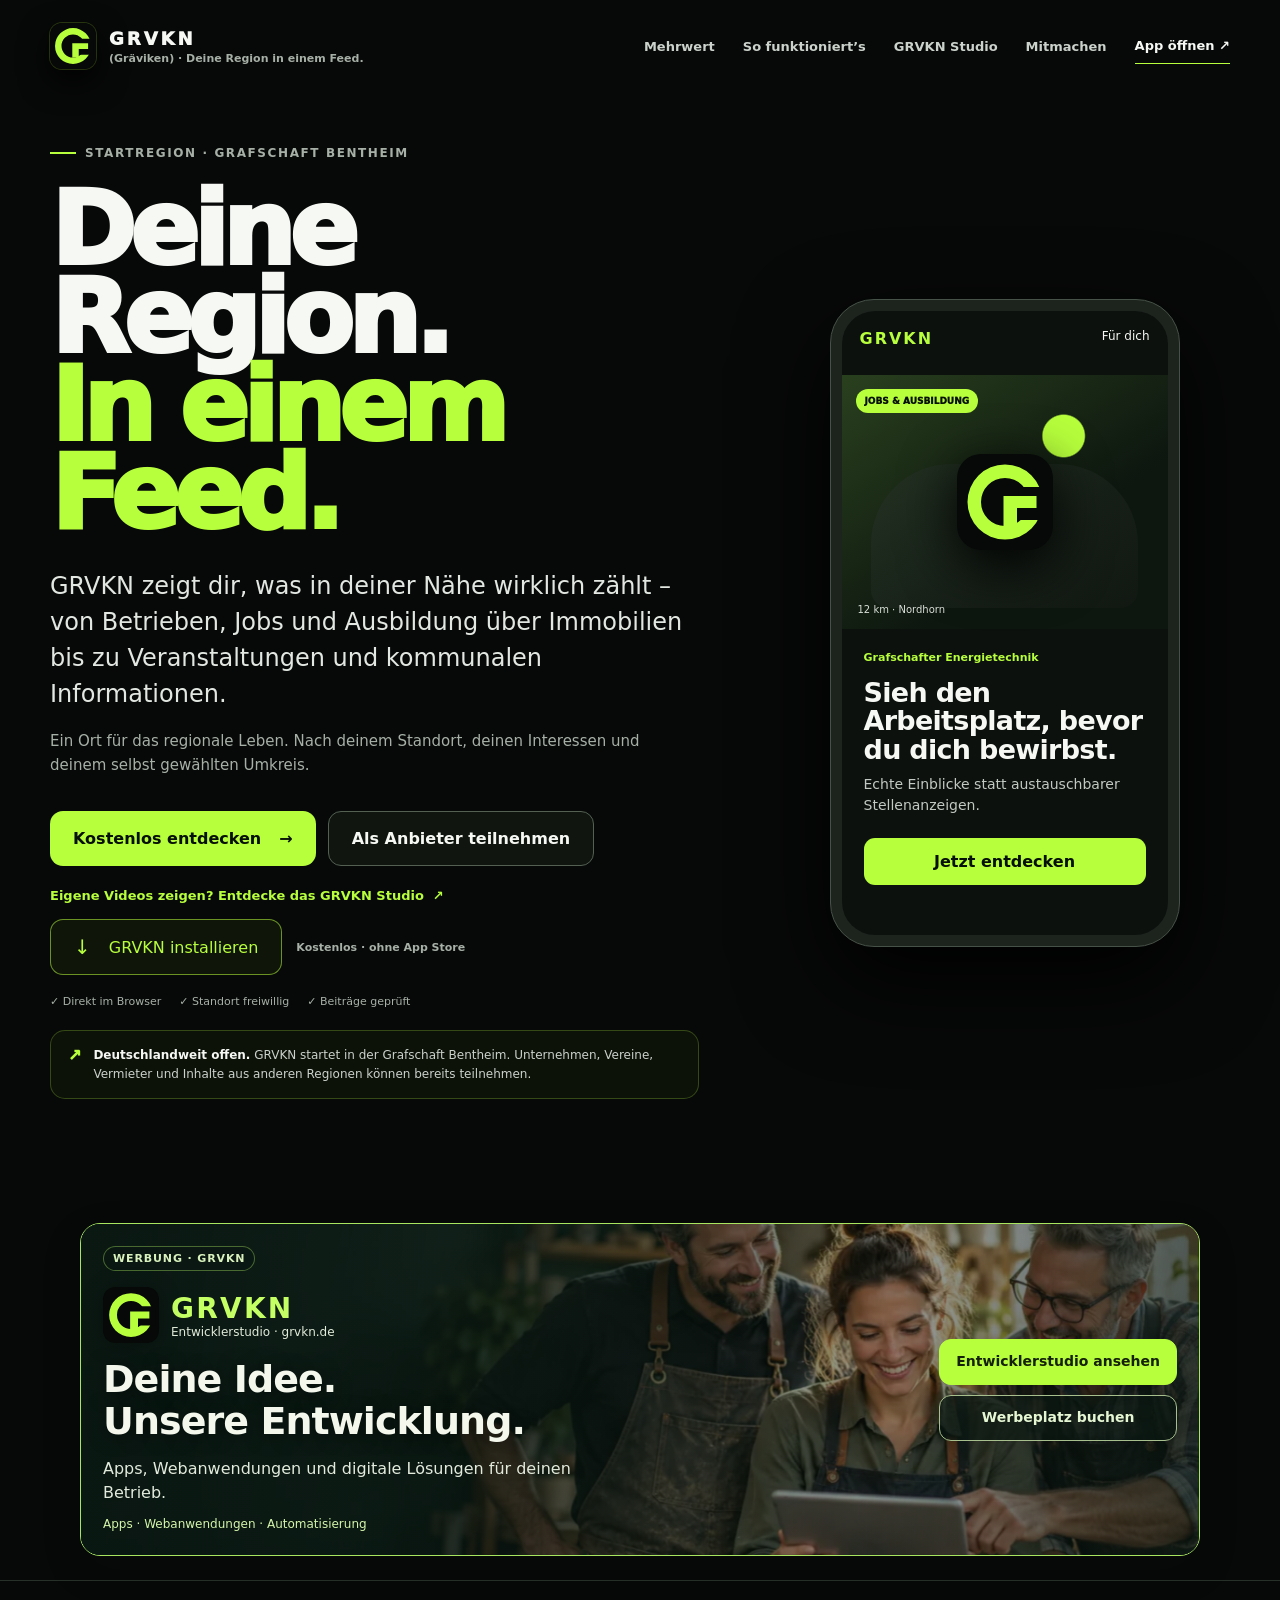
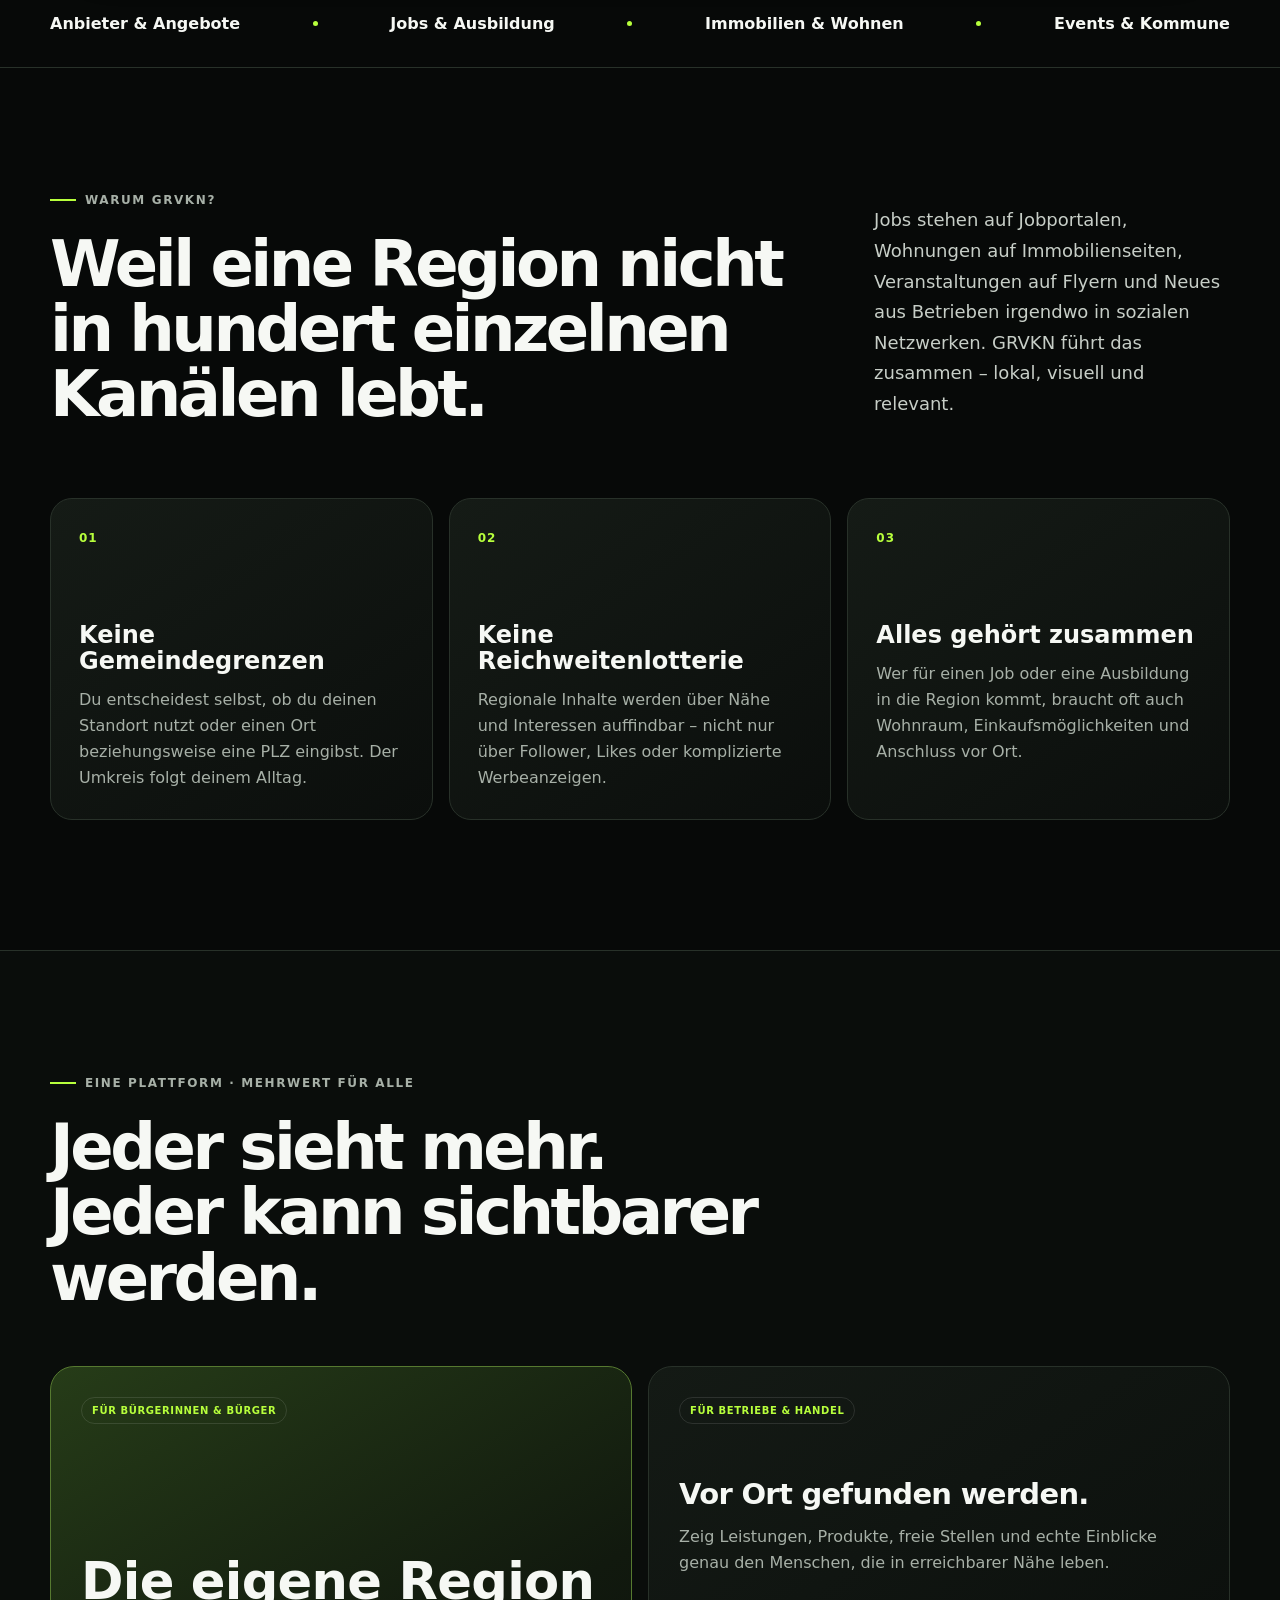
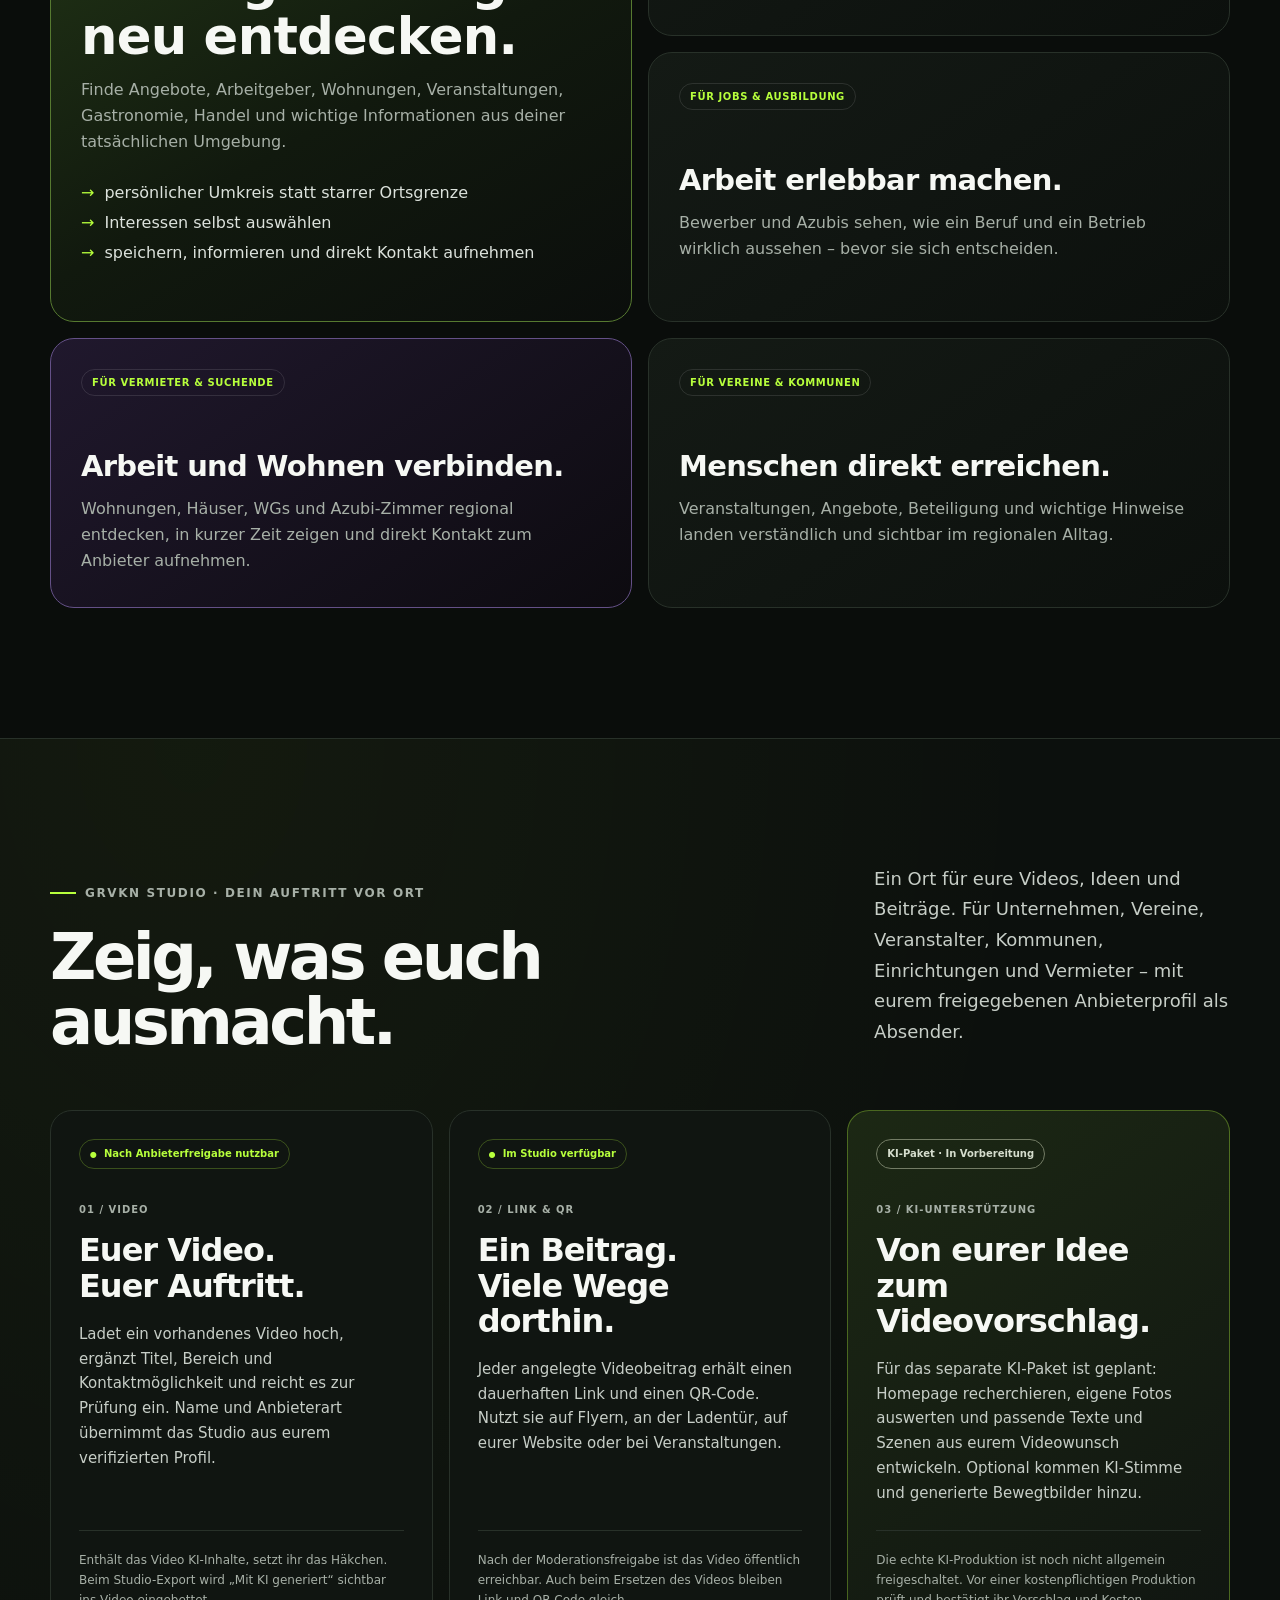
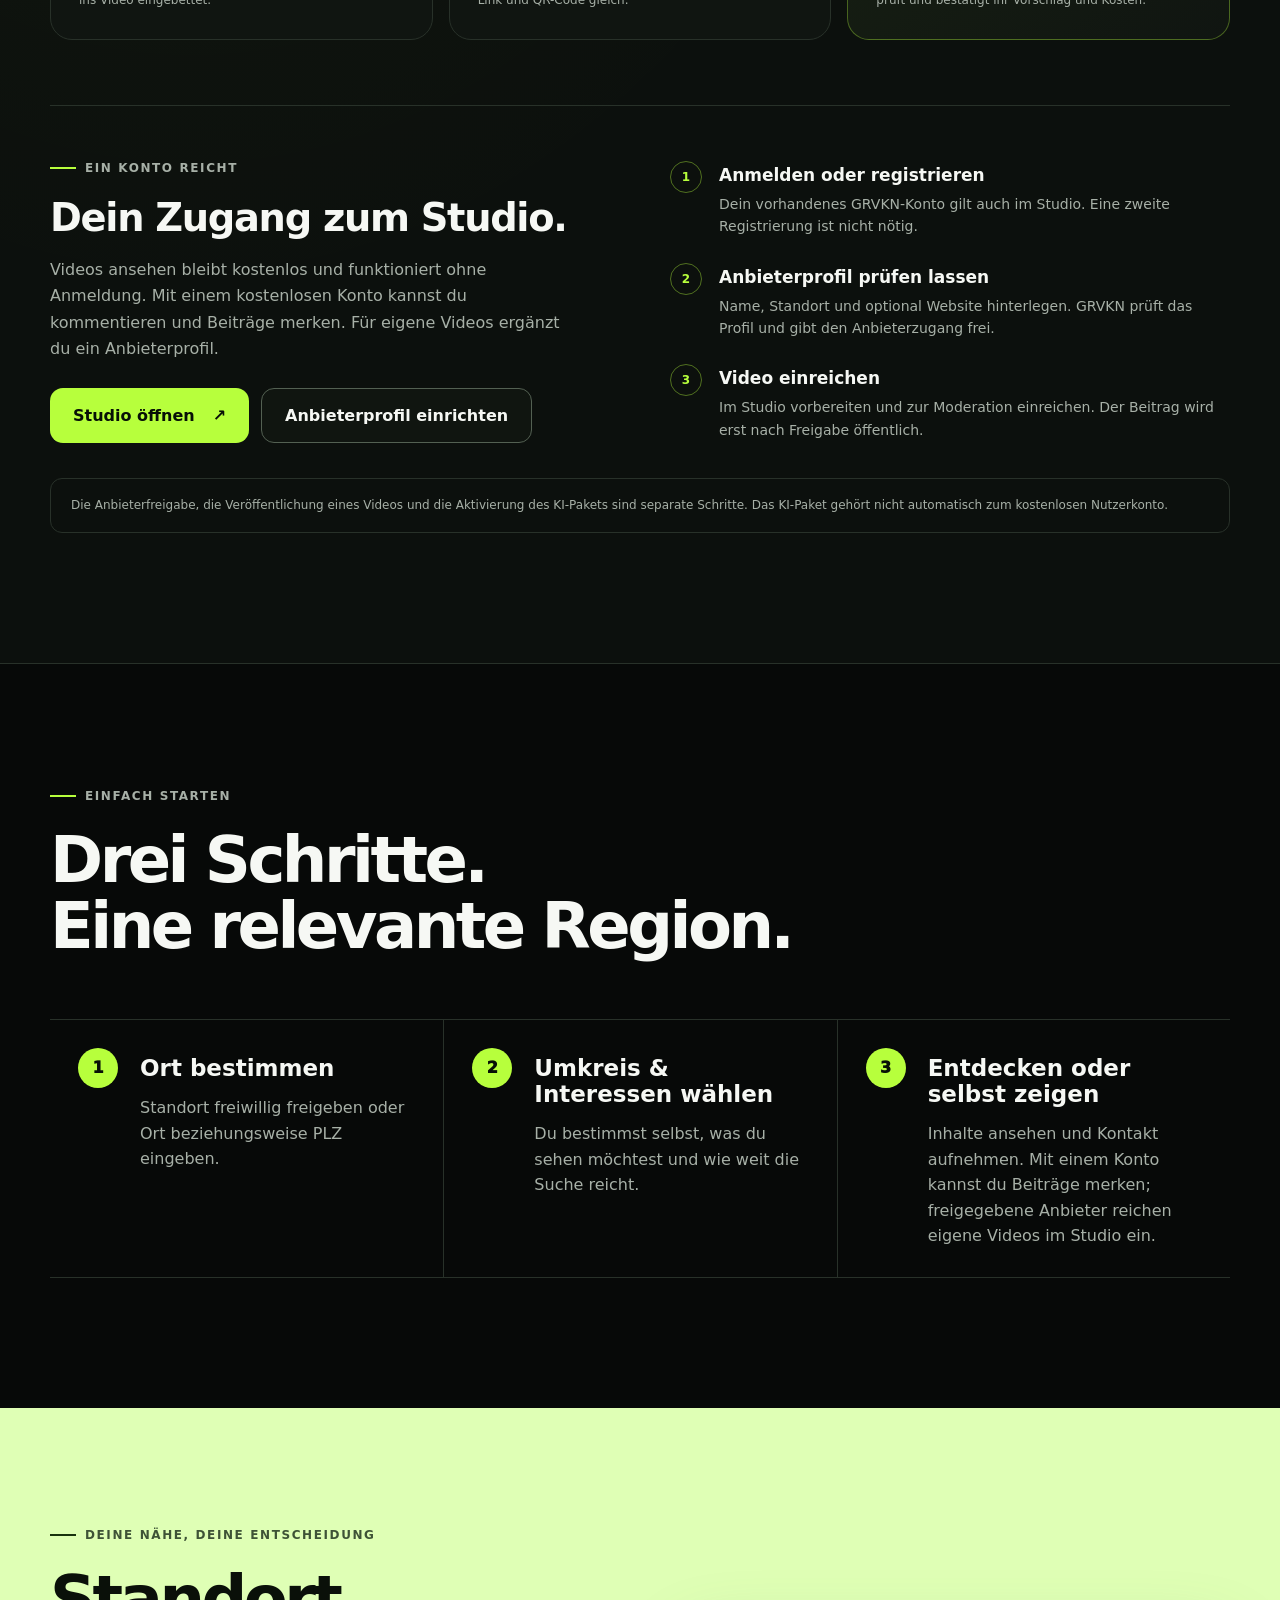
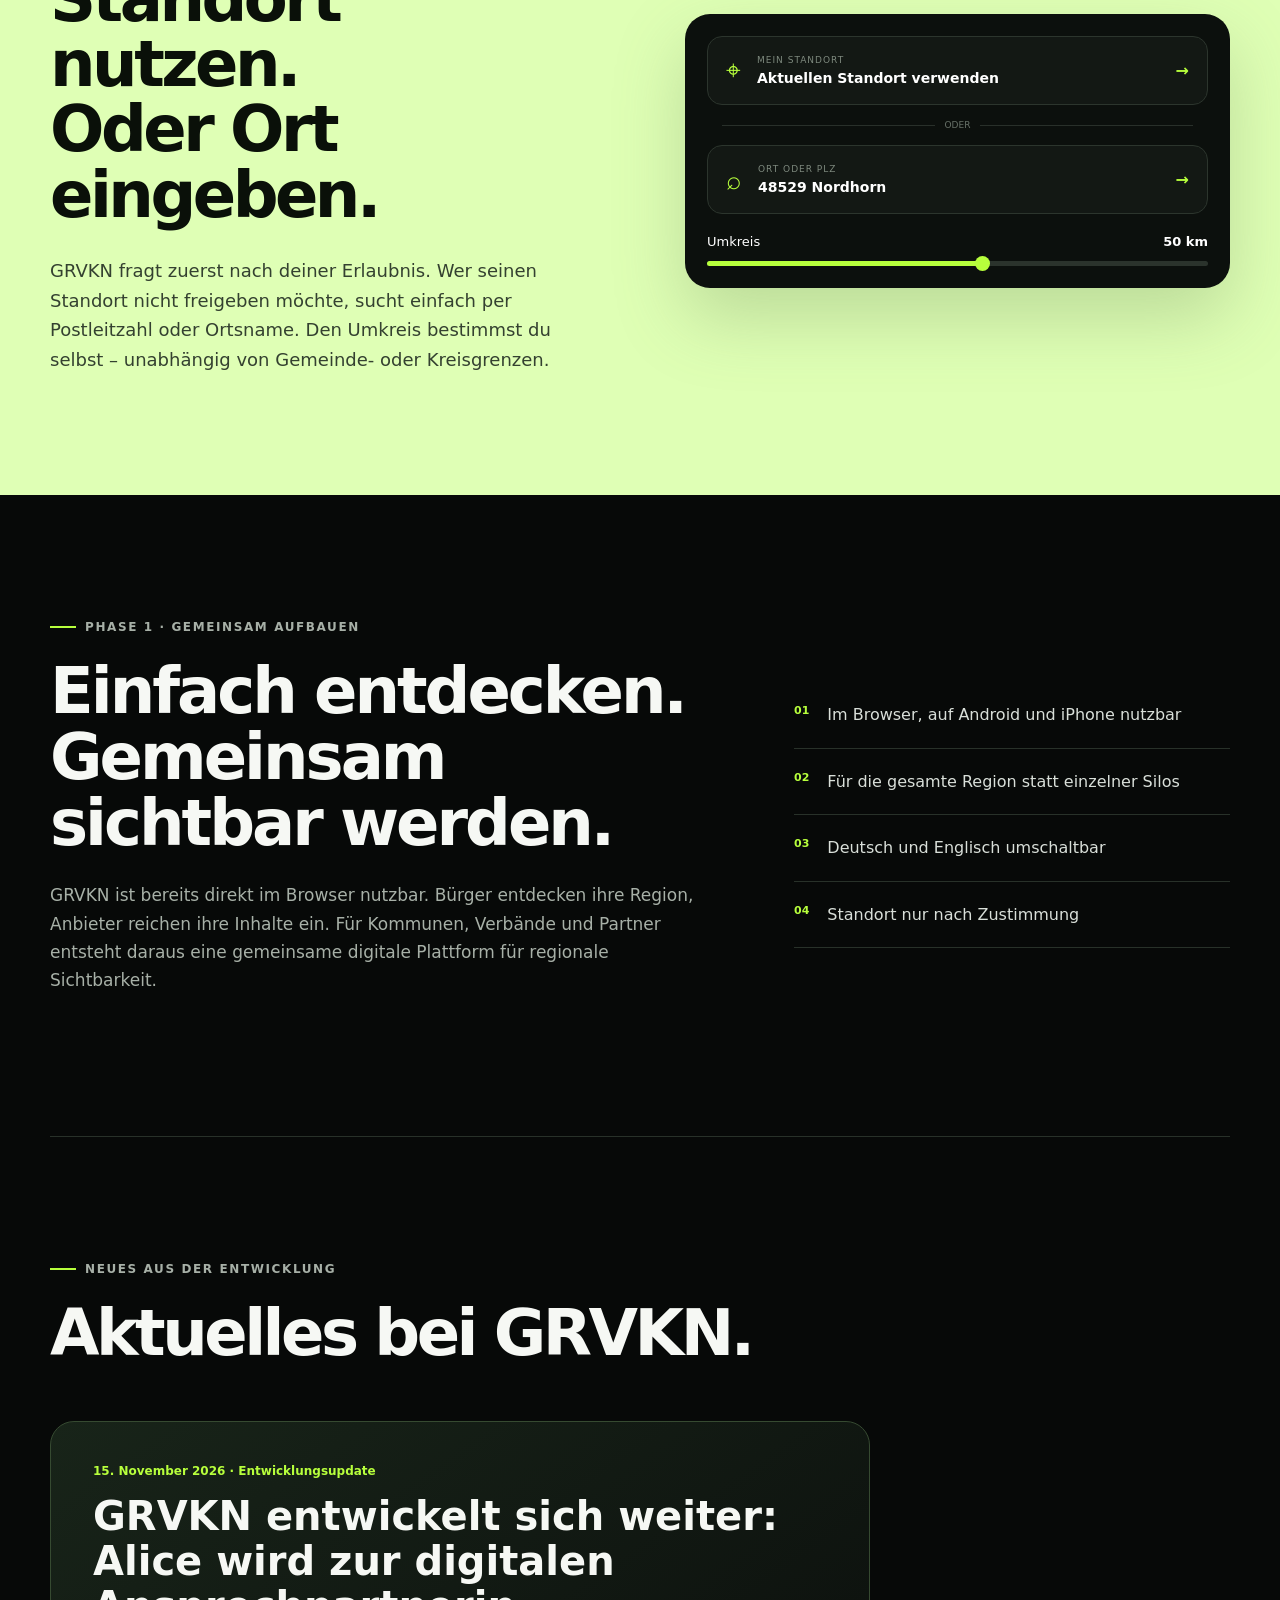
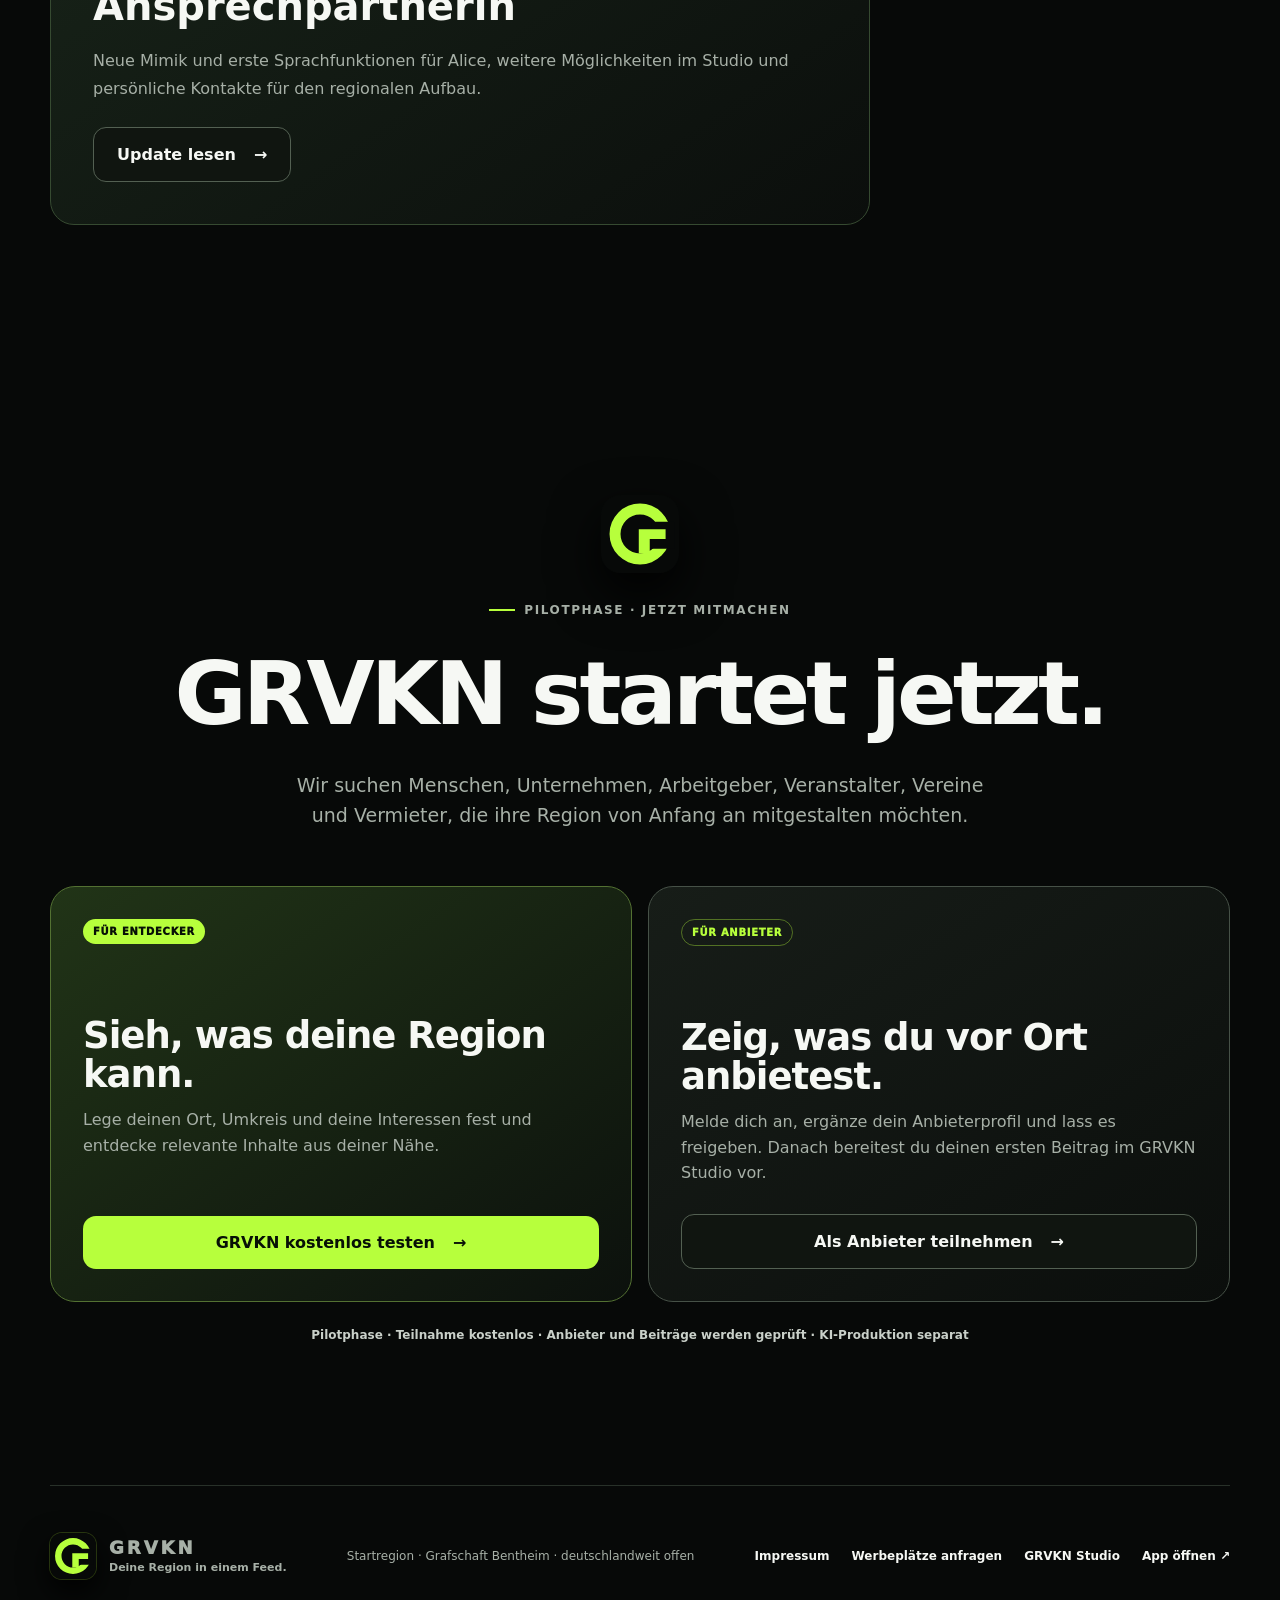
<file: index.html>
<!doctype html>
<html lang="de">
<head>
  <meta charset="utf-8">
  <meta name='impact-site-verification' value='7ab687df-e7d1-4118-87b3-e52497b2c28b'>
  <meta name="viewport" content="width=device-width, initial-scale=1">
  <meta name="theme-color" content="#070908">
  <meta name="description" content="Entdecke deine Region mit GRVKN. Freigegebene Anbieter laden im GRVKN Studio eigene Videos hoch und teilen Beiträge per Link und QR-Code. KI-Unterstützung wird als separates Paket vorbereitet.">
  <meta name="mobile-web-app-capable" content="yes">
  <meta name="apple-mobile-web-app-capable" content="yes">
  <meta name="apple-mobile-web-app-status-bar-style" content="black-translucent">
  <meta name="apple-mobile-web-app-title" content="GRVKN">
  <title>GRVKN – Deine Region in einem Feed</title>
  <link rel="icon" href="/grvkn-mark.svg" type="image/svg+xml">
  <link rel="apple-touch-icon" href="/grvkn-icon-192.png">
  <link rel="manifest" href="/manifest.webmanifest">
  <link rel="stylesheet" href="/styles.css?v=20261011-studio">
  <script src="/pwa-install.js" defer></script>
  <script type="module" src="/werbung/slots.js?v=20261121-vivid1"></script>
</head>
<body>
  <header class="nav wrap">
    <a class="brand" href="/" aria-label="GRVKN Startseite">
      <img class="brand-icon" src="/grvkn-mark.svg" alt="">
      <span class="brand-copy"><strong>GRVKN</strong><small>(Gräviken) · Deine Region in einem Feed.</small></span>
    </a>
    <nav class="nav-links" aria-label="Hauptnavigation">
      <a href="#mehrwert">Mehrwert</a>
      <a href="#so-gehts">So funktioniert’s</a>
      <a href="#studio">GRVKN Studio</a>
      <a href="#mitmachen">Mitmachen</a>
      <a class="nav-cta" href="/app/">App öffnen <span aria-hidden="true">↗</span></a>
    </nav>
  </header>

  <main>
    <section class="hero wrap">
      <div class="hero-copy">
        <p class="eyebrow"><span></span> Startregion · Grafschaft Bentheim</p>
        <h1>Deine Region.<br><em>In einem Feed.</em></h1>
        <p class="lead">GRVKN zeigt dir, was in deiner Nähe wirklich zählt – von Betrieben, Jobs und Ausbildung über Immobilien bis zu Veranstaltungen und kommunalen Informationen.</p>
        <p class="hero-proof">Ein Ort für das regionale Leben. Nach deinem Standort, deinen Interessen und deinem selbst gewählten Umkreis.</p>
        <div class="actions">
          <a class="button primary" href="/app/">Kostenlos entdecken <span aria-hidden="true">→</span></a>
          <a class="button secondary" href="/app/?entry=business">Als Anbieter teilnehmen</a>
        </div>
        <a class="hero-studio-link" href="#studio">Eigene Videos zeigen? Entdecke das GRVKN Studio <span aria-hidden="true">↗</span></a>
        <div class="install-action">
          <button class="button install-button" id="install-app-button" type="button">
            <span class="install-icon" data-install-icon aria-hidden="true">↓</span>
            <span data-install-label>GRVKN installieren</span>
          </button>
          <span class="install-note">Kostenlos · ohne App Store</span>
        </div>
        <div class="trust-row" aria-label="Vorteile">
          <span>✓ Direkt im Browser</span>
          <span>✓ Standort freiwillig</span>
          <span>✓ Beiträge geprüft</span>
        </div>
        <div class="region-note">
          <span aria-hidden="true">↗</span>
          <p><strong>Deutschlandweit offen.</strong> GRVKN startet in der Grafschaft Bentheim. Unternehmen, Vereine, Vermieter und Inhalte aus anderen Regionen können bereits teilnehmen.</p>
        </div>
      </div>

      <div class="phone" aria-label="Vorschau des GRVKN Feeds">
        <div class="phone-screen">
          <div class="screen-top"><b>GRVKN</b><span>Für dich</span></div>
          <div class="visual">
            <span class="visual-tag">JOBS &amp; AUSBILDUNG</span>
            <img class="visual-mark" src="/grvkn-mark.svg" alt="">
            <span class="visual-location">12 km · Nordhorn</span>
          </div>
          <div class="screen-copy">
            <p class="place">Grafschafter Energietechnik</p>
            <h2>Sieh den Arbeitsplatz, bevor du dich bewirbst.</h2>
            <p>Echte Einblicke statt austauschbarer Stellenanzeigen.</p>
            <span class="screen-button">Jetzt entdecken</span>
          </div>
        </div>
      </div>
    </section>

    <div data-grvkn-ad-slot="homepage" data-grvkn-region="grafschaft-bentheim"></div>

    <section class="statement" aria-label="GRVKN Themen">
      <div class="wrap statement-inner">
        <p>Anbieter &amp; Angebote</p><i></i><p>Jobs &amp; Ausbildung</p><i></i><p>Immobilien &amp; Wohnen</p><i></i><p>Events &amp; Kommune</p>
      </div>
    </section>

    <section class="problem section wrap" id="mehrwert">
      <div class="section-heading split-heading">
        <div>
          <p class="eyebrow"><span></span> Warum GRVKN?</p>
          <h2 class="section-title">Weil eine Region nicht in hundert einzelnen Kanälen lebt.</h2>
        </div>
        <p class="section-lead">Jobs stehen auf Jobportalen, Wohnungen auf Immobilienseiten, Veranstaltungen auf Flyern und Neues aus Betrieben irgendwo in sozialen Netzwerken. GRVKN führt das zusammen – lokal, visuell und relevant.</p>
      </div>
      <div class="difference-grid">
        <article>
          <span class="number">01</span>
          <h3>Keine Gemeindegrenzen</h3>
          <p>Du entscheidest selbst, ob du deinen Standort nutzt oder einen Ort beziehungsweise eine PLZ eingibst. Der Umkreis folgt deinem Alltag.</p>
        </article>
        <article>
          <span class="number">02</span>
          <h3>Keine Reichweitenlotterie</h3>
          <p>Regionale Inhalte werden über Nähe und Interessen auffindbar – nicht nur über Follower, Likes oder komplizierte Werbeanzeigen.</p>
        </article>
        <article>
          <span class="number">03</span>
          <h3>Alles gehört zusammen</h3>
          <p>Wer für einen Job oder eine Ausbildung in die Region kommt, braucht oft auch Wohnraum, Einkaufsmöglichkeiten und Anschluss vor Ort.</p>
        </article>
      </div>
    </section>

    <section class="value-section" id="zielgruppen">
      <div class="wrap section">
        <p class="eyebrow"><span></span> Eine Plattform · Mehrwert für alle</p>
        <h2 class="section-title">Jeder sieht mehr.<br>Jeder kann sichtbarer werden.</h2>
        <div class="value-grid">
          <article class="value-card featured">
            <span class="value-label">Für Bürgerinnen &amp; Bürger</span>
            <h3>Die eigene Region neu entdecken.</h3>
            <p>Finde Angebote, Arbeitgeber, Wohnungen, Veranstaltungen, Gastronomie, Handel und wichtige Informationen aus deiner tatsächlichen Umgebung.</p>
            <ul>
              <li>persönlicher Umkreis statt starrer Ortsgrenze</li>
              <li>Interessen selbst auswählen</li>
              <li>speichern, informieren und direkt Kontakt aufnehmen</li>
            </ul>
          </article>
          <article class="value-card">
            <span class="value-label">Für Betriebe &amp; Handel</span>
            <h3>Vor Ort gefunden werden.</h3>
            <p>Zeig Leistungen, Produkte, freie Stellen und echte Einblicke genau den Menschen, die in erreichbarer Nähe leben.</p>
          </article>
          <article class="value-card">
            <span class="value-label">Für Jobs &amp; Ausbildung</span>
            <h3>Arbeit erlebbar machen.</h3>
            <p>Bewerber und Azubis sehen, wie ein Beruf und ein Betrieb wirklich aussehen – bevor sie sich entscheiden.</p>
          </article>
          <article class="value-card property">
            <span class="value-label">Für Vermieter &amp; Suchende</span>
            <h3>Arbeit und Wohnen verbinden.</h3>
            <p>Wohnungen, Häuser, WGs und Azubi-Zimmer regional entdecken, in kurzer Zeit zeigen und direkt Kontakt zum Anbieter aufnehmen.</p>
          </article>
          <article class="value-card">
            <span class="value-label">Für Vereine &amp; Kommunen</span>
            <h3>Menschen direkt erreichen.</h3>
            <p>Veranstaltungen, Angebote, Beteiligung und wichtige Hinweise landen verständlich und sichtbar im regionalen Alltag.</p>
          </article>
        </div>
      </div>
    </section>

    <section class="studio-section" id="studio" aria-labelledby="studio-heading">
      <div class="wrap section">
        <div class="section-heading split-heading">
          <div>
            <p class="eyebrow"><span></span> GRVKN Studio · Dein Auftritt vor Ort</p>
            <h2 class="section-title" id="studio-heading">Zeig, was euch<br>ausmacht.</h2>
          </div>
          <p class="section-lead">Ein Ort für eure Videos, Ideen und Beiträge. Für Unternehmen, Vereine, Veranstalter, Kommunen, Einrichtungen und Vermieter – mit eurem freigegebenen Anbieterprofil als Absender.</p>
        </div>
        <div class="studio-features">
          <article class="studio-feature">
            <span class="studio-status"><span aria-hidden="true">●</span> Nach Anbieterfreigabe nutzbar</span>
            <span class="studio-feature-number" aria-hidden="true">01 / VIDEO</span>
            <h3>Euer Video.<br>Euer Auftritt.</h3>
            <p>Ladet ein vorhandenes Video hoch, ergänzt Titel, Bereich und Kontaktmöglichkeit und reicht es zur Prüfung ein. Name und Anbieterart übernimmt das Studio aus eurem verifizierten Profil.</p>
            <p class="studio-feature-note">Enthält das Video KI-Inhalte, setzt ihr das Häkchen. Beim Studio-Export wird „Mit KI generiert“ sichtbar ins Video eingebettet.</p>
          </article>
          <article class="studio-feature">
            <span class="studio-status"><span aria-hidden="true">●</span> Im Studio verfügbar</span>
            <span class="studio-feature-number" aria-hidden="true">02 / LINK &amp; QR</span>
            <h3>Ein Beitrag.<br>Viele Wege dorthin.</h3>
            <p>Jeder angelegte Videobeitrag erhält einen dauerhaften Link und einen QR-Code. Nutzt sie auf Flyern, an der Ladentür, auf eurer Website oder bei Veranstaltungen.</p>
            <p class="studio-feature-note">Nach der Moderationsfreigabe ist das Video öffentlich erreichbar. Auch beim Ersetzen des Videos bleiben Link und QR-Code gleich.</p>
          </article>
          <article class="studio-feature studio-feature-ai">
            <span class="studio-status preparing">KI-Paket · In Vorbereitung</span>
            <span class="studio-feature-number" aria-hidden="true">03 / KI-UNTERSTÜTZUNG</span>
            <h3>Von eurer Idee<br>zum Videovorschlag.</h3>
            <p>Für das separate KI-Paket ist geplant: Homepage recherchieren, eigene Fotos auswerten und passende Texte und Szenen aus eurem Videowunsch entwickeln. Optional kommen KI-Stimme und generierte Bewegtbilder hinzu.</p>
            <p class="studio-feature-note">Die echte KI-Produktion ist noch nicht allgemein freigeschaltet. Vor einer kostenpflichtigen Produktion prüft und bestätigt ihr Vorschlag und Kosten.</p>
          </article>
        </div>
        <div class="studio-access">
          <div class="studio-access-intro">
            <p class="eyebrow"><span></span> Ein Konto reicht</p>
            <h3>Dein Zugang zum Studio.</h3>
            <p>Videos ansehen bleibt kostenlos und funktioniert ohne Anmeldung. Mit einem kostenlosen Konto kannst du kommentieren und Beiträge merken. Für eigene Videos ergänzt du ein Anbieterprofil.</p>
            <div class="actions">
              <a class="button primary" href="/studio/">Studio öffnen <span aria-hidden="true">↗</span></a>
              <a class="button secondary" href="/app/?entry=business">Anbieterprofil einrichten</a>
            </div>
          </div>
          <ol class="studio-access-steps" aria-label="So erhältst du Zugang">
            <li><span>1</span><div><h4>Anmelden oder registrieren</h4><p>Dein vorhandenes GRVKN-Konto gilt auch im Studio. Eine zweite Registrierung ist nicht nötig.</p></div></li>
            <li><span>2</span><div><h4>Anbieterprofil prüfen lassen</h4><p>Name, Standort und optional Website hinterlegen. GRVKN prüft das Profil und gibt den Anbieterzugang frei.</p></div></li>
            <li><span>3</span><div><h4>Video einreichen</h4><p>Im Studio vorbereiten und zur Moderation einreichen. Der Beitrag wird erst nach Freigabe öffentlich.</p></div></li>
          </ol>
        </div>
        <p class="studio-package-note">Die Anbieterfreigabe, die Veröffentlichung eines Videos und die Aktivierung des KI-Pakets sind separate Schritte. Das KI-Paket gehört nicht automatisch zum kostenlosen Nutzerkonto.</p>
      </div>
    </section>

    <section class="how section wrap" id="so-gehts">
      <div class="section-heading">
        <p class="eyebrow"><span></span> Einfach starten</p>
        <h2 class="section-title">Drei Schritte.<br>Eine relevante Region.</h2>
      </div>
      <ol class="steps">
        <li><span>1</span><div><h3>Ort bestimmen</h3><p>Standort freiwillig freigeben oder Ort beziehungsweise PLZ eingeben.</p></div></li>
        <li><span>2</span><div><h3>Umkreis &amp; Interessen wählen</h3><p>Du bestimmst selbst, was du sehen möchtest und wie weit die Suche reicht.</p></div></li>
        <li><span>3</span><div><h3>Entdecken oder selbst zeigen</h3><p>Inhalte ansehen und Kontakt aufnehmen. Mit einem Konto kannst du Beiträge merken; freigegebene Anbieter reichen eigene Videos im Studio ein.</p></div></li>
      </ol>
    </section>

    <section class="location-section">
      <div class="wrap location-grid">
        <div>
          <p class="eyebrow"><span></span> Deine Nähe, deine Entscheidung</p>
          <h2 class="section-title">Standort nutzen.<br>Oder Ort eingeben.</h2>
          <p class="location-copy">GRVKN fragt zuerst nach deiner Erlaubnis. Wer seinen Standort nicht freigeben möchte, sucht einfach per Postleitzahl oder Ortsname. Den Umkreis bestimmst du selbst – unabhängig von Gemeinde- oder Kreisgrenzen.</p>
        </div>
        <div class="search-demo">
          <div class="search-row"><span aria-hidden="true">⌖</span><div><small>MEIN STANDORT</small><strong>Aktuellen Standort verwenden</strong></div><b>→</b></div>
          <div class="or"><span></span>ODER<span></span></div>
          <div class="search-row"><span aria-hidden="true">⌕</span><div><small>ORT ODER PLZ</small><strong>48529 Nordhorn</strong></div><b>→</b></div>
          <div class="radius"><span>Umkreis</span><b>50 km</b><div><i></i></div></div>
        </div>
      </div>
    </section>

    <section class="pilot wrap" aria-label="GRVKN Pilotphase">
      <div class="pilot-copy">
        <p class="eyebrow"><span></span> Phase 1 · Gemeinsam aufbauen</p>
        <h2>Einfach entdecken.<br>Gemeinsam sichtbar werden.</h2>
        <p>GRVKN ist bereits direkt im Browser nutzbar. Bürger entdecken ihre Region, Anbieter reichen ihre Inhalte ein. Für Kommunen, Verbände und Partner entsteht daraus eine gemeinsame digitale Plattform für regionale Sichtbarkeit.</p>
      </div>
      <div class="pilot-facts">
        <span><b>01</b> Im Browser, auf Android und iPhone nutzbar</span>
        <span><b>02</b> Für die gesamte Region statt einzelner Silos</span>
        <span><b>03</b> Deutsch und Englisch umschaltbar</span>
        <span><b>04</b> Standort nur nach Zustimmung</span>
      </div>
    </section>

    <section class="section wrap" id="aktuelles" aria-labelledby="aktuelles-title">
      <div class="section-heading">
        <p class="eyebrow"><span></span> Neues aus der Entwicklung</p>
        <h2 class="section-title" id="aktuelles-title">Aktuelles bei GRVKN.</h2>
      </div>
      <article style="max-width:820px;border:1px solid #364a31;border-radius:24px;padding:clamp(24px,4vw,42px);background:linear-gradient(145deg,#182419,#0b0e0c)">
        <p style="color:var(--lime);font-size:12px;font-weight:800;margin:0 0 16px">15. November 2026 · Entwicklungsupdate</p>
        <h3 style="font-size:clamp(25px,3.5vw,40px);line-height:1.13;margin:0 0 18px">GRVKN entwickelt sich weiter: Alice wird zur digitalen Ansprechpartnerin</h3>
        <p style="color:var(--muted);line-height:1.7;margin:0 0 25px">Neue Mimik und erste Sprachfunktionen für Alice, weitere Möglichkeiten im Studio und persönliche Kontakte für den regionalen Aufbau.</p>
        <a class="button secondary" href="/updates/2026-11-15-alice-grvkn.html">Update lesen <span aria-hidden="true">→</span></a>
      </article>
    </section>

    <section class="final wrap" id="mitmachen">
      <img class="final-mark" src="/grvkn-mark.svg" alt="">
      <p class="eyebrow"><span></span> Pilotphase · Jetzt mitmachen</p>
      <h2>GRVKN startet jetzt.</h2>
      <p>Wir suchen Menschen, Unternehmen, Arbeitgeber, Veranstalter, Vereine und Vermieter, die ihre Region von Anfang an mitgestalten möchten.</p>
      <div class="join-options">
        <article class="join-card">
          <span class="join-label">Für Entdecker</span>
          <h3>Sieh, was deine Region kann.</h3>
          <p>Lege deinen Ort, Umkreis und deine Interessen fest und entdecke relevante Inhalte aus deiner Nähe.</p>
          <a class="button primary" href="/app/">GRVKN kostenlos testen <span aria-hidden="true">→</span></a>
        </article>
        <article class="join-card provider">
          <span class="join-label">Für Anbieter</span>
          <h3>Zeig, was du vor Ort anbietest.</h3>
          <p>Melde dich an, ergänze dein Anbieterprofil und lass es freigeben. Danach bereitest du deinen ersten Beitrag im GRVKN Studio vor.</p>
          <a class="button secondary" href="/app/?entry=business">Als Anbieter teilnehmen <span aria-hidden="true">→</span></a>
        </article>
      </div>
      <p class="participation-note">Pilotphase · Teilnahme kostenlos · Anbieter und Beiträge werden geprüft · KI-Produktion separat</p>
    </section>
  </main>

  <footer class="wrap footer">
    <div class="brand"><img class="brand-icon" src="/grvkn-mark.svg" alt=""><span class="brand-copy"><strong>GRVKN</strong><small>Deine Region in einem Feed.</small></span></div>
    <p>Startregion · Grafschaft Bentheim · deutschlandweit offen</p>
    <div class="footer-links">
      <a href="/impressum.html">Impressum</a>
      <a href="/werbung/">Werbeplätze anfragen</a>
      <a href="/studio/" class="nav-studio">GRVKN Studio</a>
      <a href="/app/">App öffnen ↗</a>
    </div>
  </footer>

  <dialog class="install-dialog" id="install-help-dialog" aria-labelledby="install-dialog-title">
    <div class="install-dialog-mark" aria-hidden="true">
      <img src="/grvkn-mark.svg" alt="">
    </div>
    <p class="eyebrow"><span></span> GRVKN wie eine App nutzen</p>
    <h2 id="install-dialog-title">GRVKN installieren</h2>
    <div id="install-dialog-copy">
      <p>Öffne das Browsermenü und wähle <strong>„App installieren“</strong> oder <strong>„Zum Startbildschirm hinzufügen“</strong>.</p>
    </div>
    <div class="install-dialog-actions">
      <a class="button primary" href="/app/">GRVKN öffnen <span aria-hidden="true">→</span></a>
      <form method="dialog">
        <button class="button secondary" type="submit">Schließen</button>
      </form>
    </div>
  </dialog>
</body>
</html>
</file>
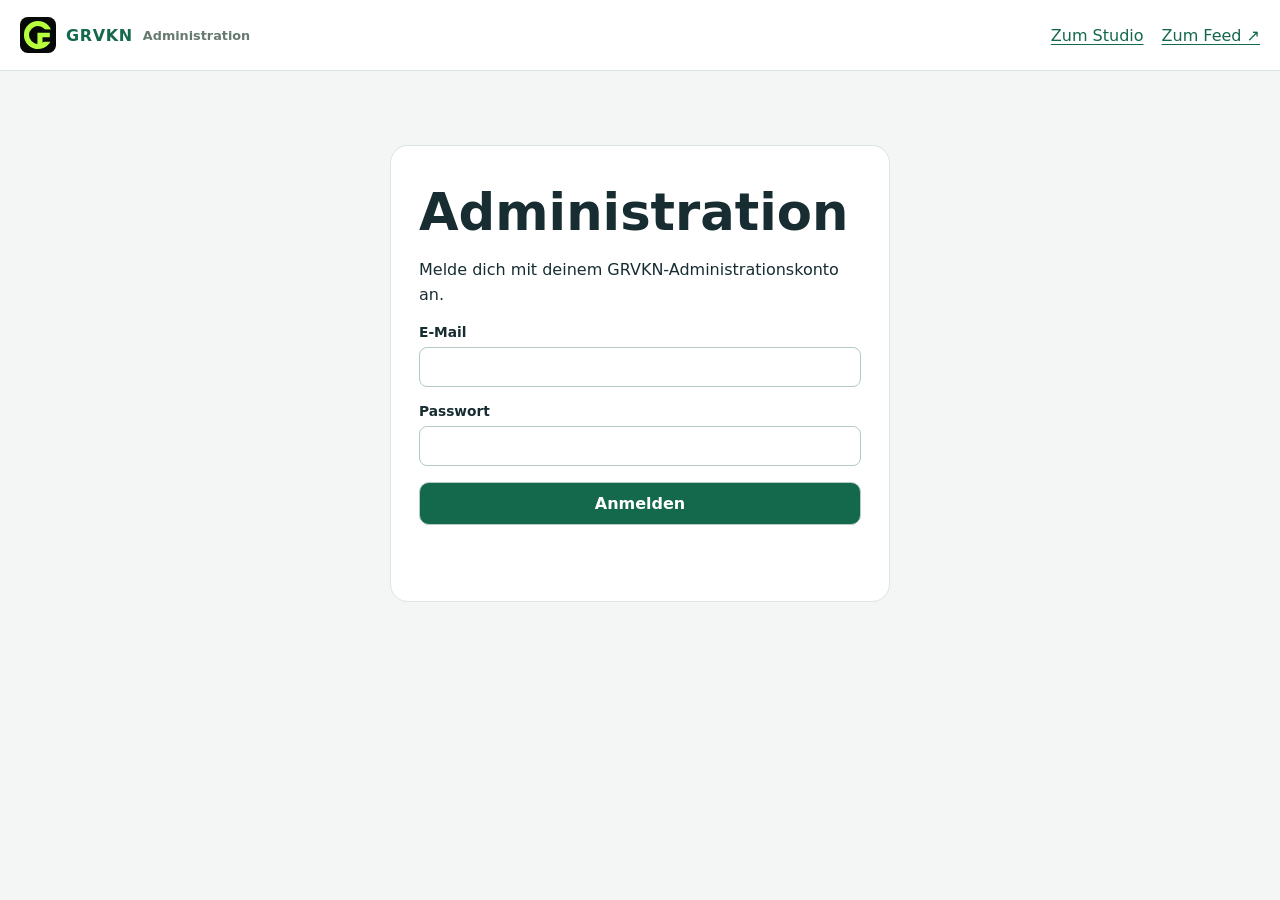
<file: administration/index.html>
<!doctype html>
<html lang="de"><head><meta charset="utf-8"><meta name="viewport" content="width=device-width,initial-scale=1"><meta name="robots" content="noindex,nofollow"><title>Administration · GRVKN</title><link rel="icon" href="/studio/assets/grvkn-mark.svg"><link rel="stylesheet" href="/administration/style.css"></head><body>
<header class="topbar"><a class="brand" href="/studio/"><img src="/studio/assets/grvkn-mark.svg" width="36" height="36" alt="">GRVKN <span>Administration</span></a><nav><a href="/studio/">Zum Studio</a><a href="/app/">Zum Feed ↗</a><button id="signout" hidden>Abmelden</button></nav></header>
<main><div id="access" role="status">Zugriff wird geprüft …</div><section id="dashboard" hidden>
<div class="heading"><div><p class="eyebrow">FREIGABEN AN EINEM ORT</p><h1>Was ist neu?</h1><p>Prüfe Einreichungen und entscheide, was in deiner Region sichtbar wird.</p></div><div><button id="refresh" class="primary">Aktualisieren</button><p id="checked" class="muted"></p></div></div>
<p id="message" role="status" aria-live="polite"></p><div id="counts" class="counts"></div>
<div class="filters" aria-label="Prüfliste"><label>Einreichungen<select id="kind"><option value="ad">Videos & Beiträge</option><option value="provider">Anbieter</option></select></label><label>Status<select id="status"><option value="pending">Warten auf Prüfung</option><option value="rejected">Abgelehnt</option><option value="active">Freigegeben</option></select></label></div>
<div id="list" class="cards" aria-live="polite"></div><div class="pagination"><button id="previous">← Zurück</button><span id="page"></span><button id="next">Weitere →</button></div>
<h2>Kürzlich veröffentlicht</h2><div id="published" class="cards"></div><h2>Letzte Entscheidungen</h2><div id="audit"></div>
</section></main><dialog id="detail"><div id="detail-body"></div><button id="close-detail">Schließen</button></dialog><script type="module" src="/administration/app.js"></script></body></html>
</file>
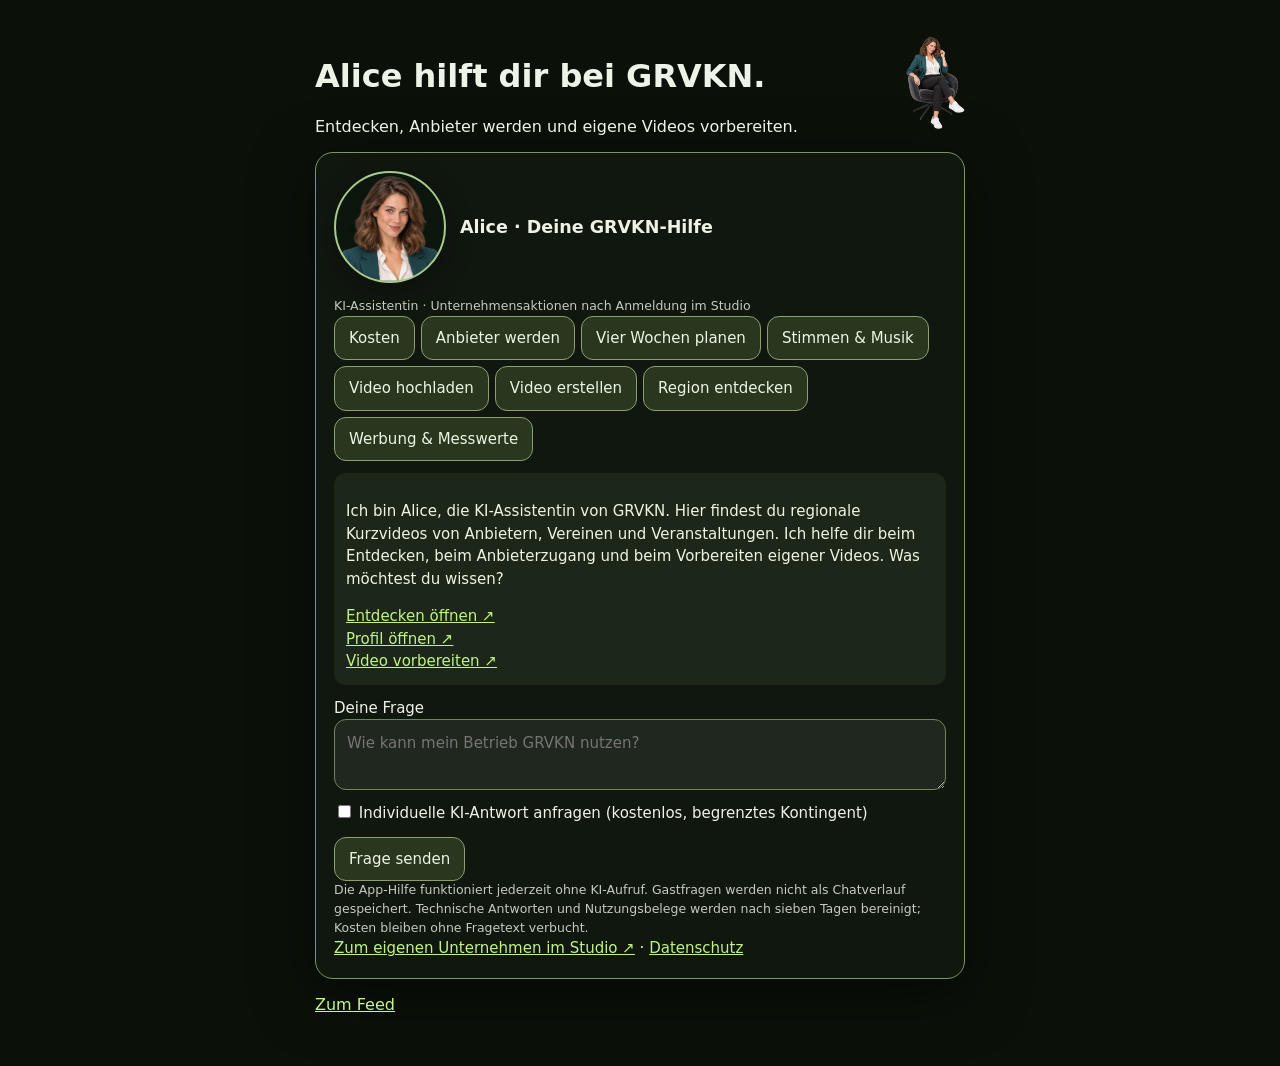
<file: alice/index.html>
<!doctype html><html lang="de"><head><meta charset="utf-8"><meta name="viewport" content="width=device-width,initial-scale=1"><title>Alice · GRVKN-Hilfe</title><style>body{margin:0;background:#0b1109;color:#edf3e7;font-family:system-ui}main{max-width:650px;margin:20px auto;padding:16px}img{height:100px;float:right}a{color:#c5f785}</style></head><body><main><img src="/alice/assets/alice-seated.webp" alt="Alice, KI-Assistentin"><h1>Alice hilft dir bei GRVKN.</h1><p>Entdecken, Anbieter werden und eigene Videos vorbereiten.</p><div id="guest"></div><p><a href="/app/">Zum Feed</a></p></main><script type="module">import {mountGuest} from './guest.js';mountGuest({container:document.querySelector('#guest')});</script></body></html>
</file>
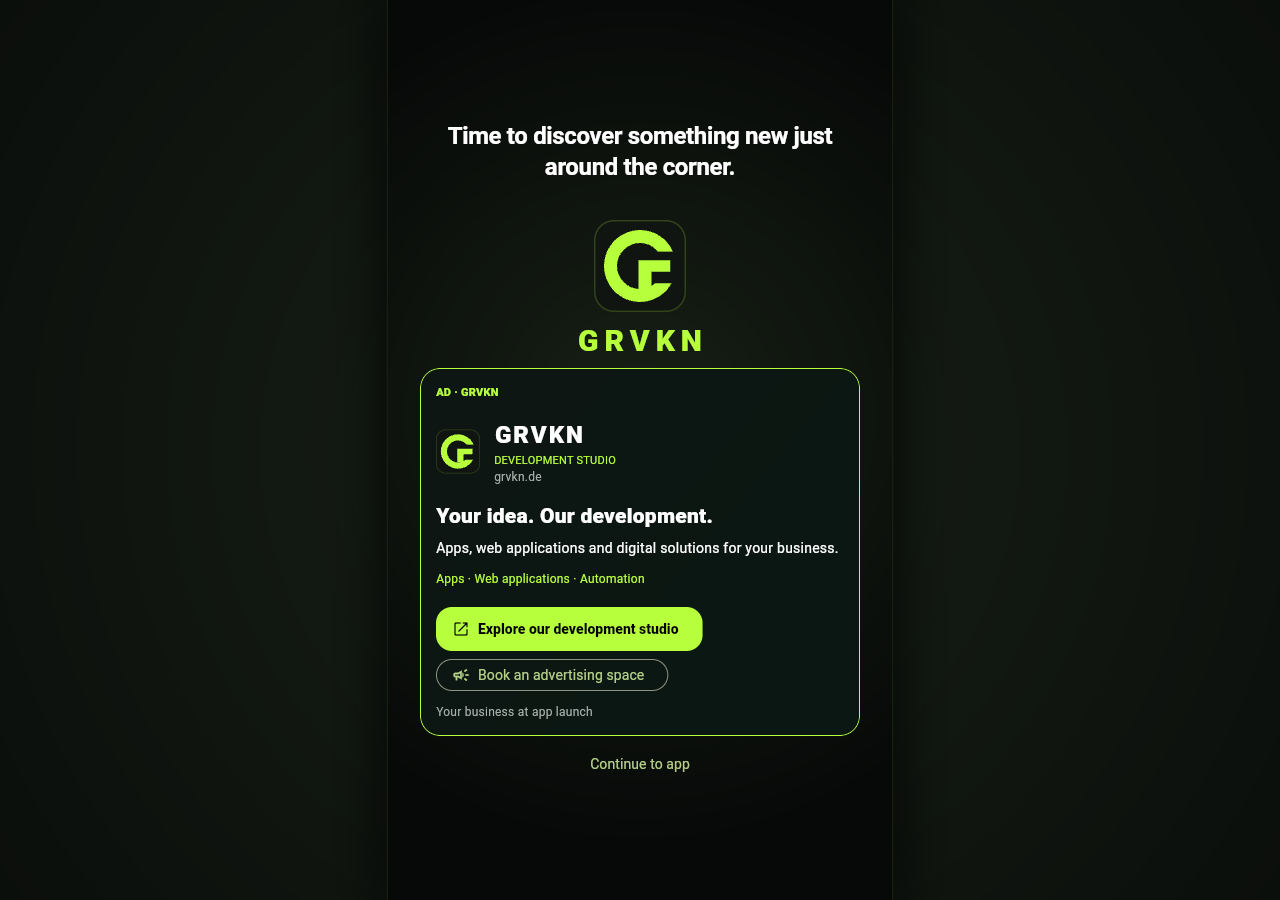
<file: app/index.html>
<!DOCTYPE html>
<html>
<head>
  <!--
    If you are serving your web app in a path other than the root, change the
    href value below to reflect the base path you are serving from.

    The path provided below has to start and end with a slash "/" in order for
    it to work correctly.

    For more details:
    * https://developer.mozilla.org/en-US/docs/Web/HTML/Element/base

    This is a placeholder for base href that will be replaced by the value of
    the `--base-href` argument provided to `flutter build`.
  -->
  <base href="/app/">

  <meta charset="UTF-8">
  <meta content="IE=Edge" http-equiv="X-UA-Compatible">
  <meta name="description" content="Lokale Unternehmen per Video entdecken.">

  <!-- iOS meta tags & icons -->
  <meta name="mobile-web-app-capable" content="yes">
  <meta name="apple-mobile-web-app-status-bar-style" content="black">
  <meta name="apple-mobile-web-app-title" content="GRVKN">
  <link rel="apple-touch-icon" href="icons/grvkn.svg">

  <!-- Favicon -->
  <link rel="icon" type="image/svg+xml" href="icons/grvkn.svg"/>

  <title>GRVKN</title>
  <link rel="manifest" href="manifest.json">
</head>
<body>
  <script src="flutter_bootstrap.js?grvkn-release=grvkn-houseads-20261121-r1" async></script>
</body>
</html>
</file>
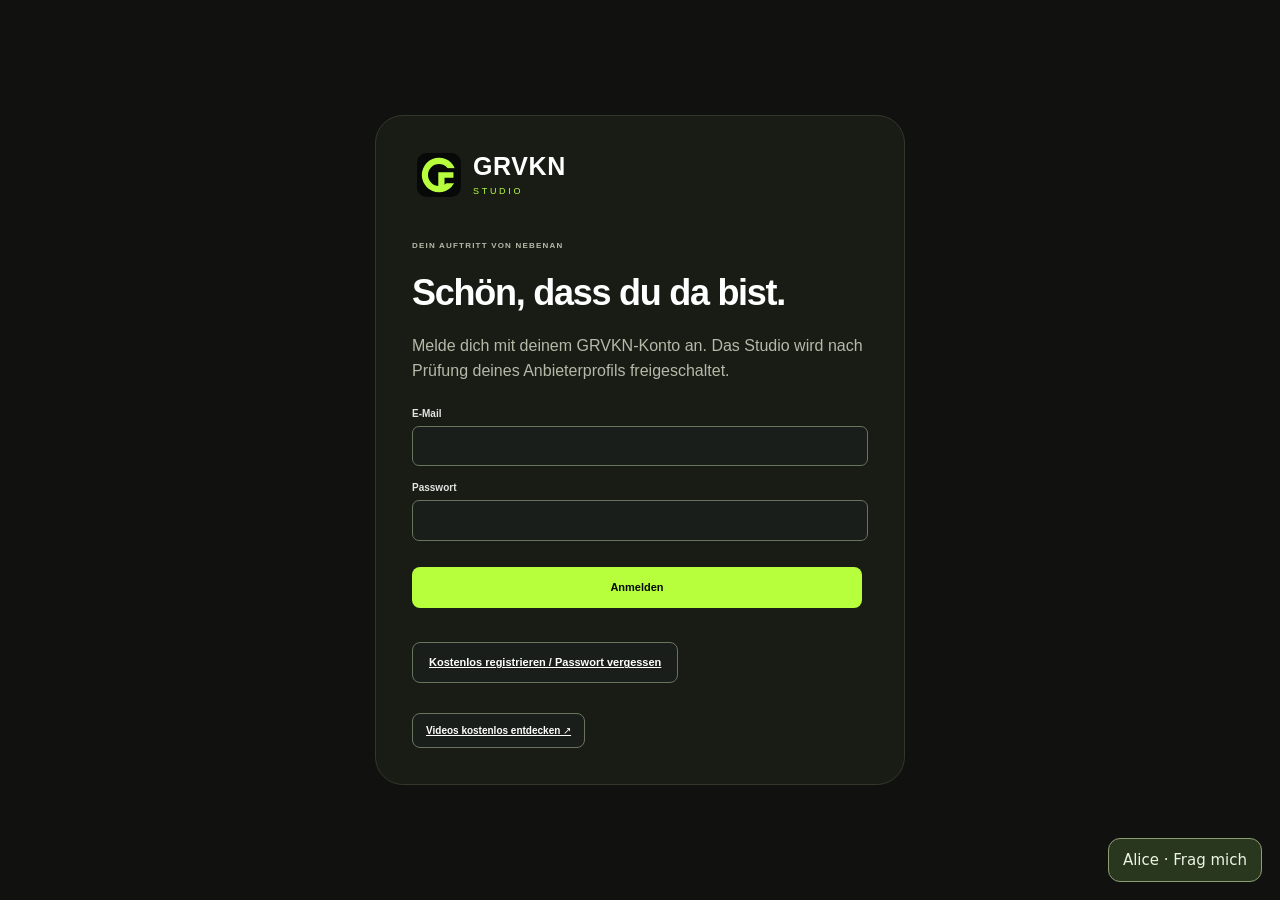
<file: studio/index.html>
<!DOCTYPE html>
<html lang="de"><head><meta charset="utf-8"><meta name="viewport" content="width=device-width,initial-scale=1"><title>GRVKN Studio</title><meta name="description" content="Dein Studio für regionale Videos, Angebote und Recruiting."><link rel="icon" href="/studio/assets/grvkn-mark.svg"><link rel="stylesheet" href="/studio/style.css"><link rel="stylesheet" href="/studio/brand.css"><link rel="stylesheet" href="/studio/pilot.css"><link rel="stylesheet" href="/studio/sharing.css"><link rel="stylesheet" href="/studio/integration.css">  <link rel="stylesheet" href="/studio/workflow.css"><link rel="stylesheet" href="/studio/workspace.css">
</head><body><div id="studio-access" role="status" aria-live="polite">Dein Studio wird geladen …</div><div id="studio-root" hidden><svg aria-hidden="true" class="icon-defs" xmlns="http://www.w3.org/2000/svg">
    <symbol id="i-spark" viewBox="0 0 24 24"><path d="m12 3 2.6 6.4L21 12l-6.4 2.6L12 21l-2.6-6.4L3 12l6.4-2.6L12 3ZM20 2v4m-2-2h4"/></symbol>
    <symbol id="i-upload" viewBox="0 0 24 24"><path d="M12 16V3m-5 5 5-5 5 5M4 15v5h16v-5"/></symbol>
    <symbol id="i-grid" viewBox="0 0 24 24"><rect x="3" y="3" width="7" height="7" rx="1"/><rect x="14" y="3" width="7" height="7" rx="1"/><rect x="3" y="14" width="7" height="7" rx="1"/><rect x="14" y="14" width="7" height="7" rx="1"/></symbol>
    <symbol id="i-info" viewBox="0 0 24 24"><circle cx="12" cy="12" r="9"/><path d="M12 11v6m0-10v1"/></symbol>
    <symbol id="i-arrow" viewBox="0 0 24 24"><path d="M4 12h16m-6-6 6 6-6 6"/></symbol>
    <symbol id="i-check" viewBox="0 0 24 24"><path d="m5 12 4 4L19 6"/></symbol>
    <symbol id="i-globe" viewBox="0 0 24 24"><circle cx="12" cy="12" r="9"/><ellipse cx="12" cy="12" rx="4" ry="9"/><path d="M3 12h18"/></symbol>
    <symbol id="i-file" viewBox="0 0 24 24"><path d="M5 3h9l5 5v13H5Zm9 0v6h5M8 13h8m-8 4h6"/></symbol>
    <symbol id="i-play" viewBox="0 0 24 24"><path d="m8 4 12 8-12 8Z"/></symbol>
    <symbol id="i-pause" viewBox="0 0 24 24"><path d="M8 4v16m8-16v16"/></symbol>
    <symbol id="i-download" viewBox="0 0 24 24"><path d="M12 3v13m-5-5 5 5 5-5M4 16v5h16v-5"/></symbol>
    <symbol id="i-save" viewBox="0 0 24 24"><path d="M3 3h15l3 3v15H3Zm4 0v7h10V3M7 21v-7h10v7"/></symbol>
    <symbol id="i-plus" viewBox="0 0 24 24"><path d="M12 4v16M4 12h16"/></symbol>
    <symbol id="i-image" viewBox="0 0 24 24"><rect x="3" y="3" width="18" height="18" rx="2"/><circle cx="8" cy="8" r="1.5"/><path d="m3 17 6-6 4 4 3-3 5 5"/></symbol>
    <symbol id="i-x" viewBox="0 0 24 24"><path d="m6 6 12 12M18 6 6 18"/></symbol>
    <symbol id="i-pin" viewBox="0 0 24 24"><path d="M19 10c0 5-7 11-7 11S5 15 5 10a7 7 0 0 1 14 0Z"/><circle cx="12" cy="10" r="2"/></symbol>
    <symbol id="i-film" viewBox="0 0 24 24"><rect x="3" y="3" width="18" height="18" rx="2"/><path d="M7 3v18M17 3v18M3 8h4m-4 8h4m10-8h4m-4 8h4"/></symbol>
    <symbol id="i-lock" viewBox="0 0 24 24"><rect x="5" y="10" width="14" height="11" rx="2"/><path d="M8 10V7a4 4 0 0 1 8 0v3m-4 5v2"/></symbol>
    <symbol id="i-qr" viewBox="0 0 24 24"><path d="M3 3h6v6H3Zm12 0h6v6h-6ZM3 15h6v6H3Zm12 0h3v3h3v3h-6Zm6-3v3M12 3v3m0 3v3H9m3 3v6M3 12h3"/></symbol>
    <symbol id="i-link" viewBox="0 0 24 24"><path d="m10 13 4-4m-6 6-2 2a4 4 0 0 1-6-6l5-5a4 4 0 0 1 6 0m2 3 2-2a4 4 0 0 1 6 6l-5 5a4 4 0 0 1-6 0"/></symbol>
  </svg>
  <div class="app-shell">
    <aside class="sidebar" aria-label="Studio Navigation">
      <a class="brand" data-view="overview" href="#overview" aria-label="GRVKN Studio Start"><img id="grvkn-logo" class="brand-logo" src="/studio/assets/grvkn-mark.svg" width="44" height="44" alt=""><span class="brand-copy"><strong>GRVKN</strong><small>STUDIO</small></span></a>
      <div class="nav-kicker">DEIN STUDIO</div>
      <nav id="navigation" aria-label="Hauptbereiche">
        <button class="nav-item" data-view="upload" title="Inhalte veröffentlichen"><svg class="icon"><use href="#i-upload"/></svg><span>Inhalte veröffentlichen</span></button>
        <button class="nav-item" data-view="studio" title="Inhalte erstellen"><svg class="icon"><use href="#i-spark"/></svg><span>Inhalte erstellen</span></button>
        <button class="nav-item" data-view="campaigns" title="Monatsplan"><svg class="icon"><use href="#i-file"/></svg><span>Monatsplan</span></button>
        <button class="nav-item" data-view="projects" title="Meine Projekte"><svg class="icon"><use href="#i-grid"/></svg><span>Meine Projekte</span><span id="project-count" class="nav-count">0</span></button>
        <details id="studio-tools"><summary>Mehr</summary><div class="studio-tools-list">
          <button class="nav-item" data-view="overview">Studio-Übersicht</button>
          <a class="nav-item" data-administration href="/administration/" hidden>Administration</a>
          <button class="nav-item" data-view="quota">Generierungskontingent</button>
          <button class="nav-item" data-view="subscription">Studio-Abonnement</button>
          <button class="nav-item" data-view="founder" data-founder-only hidden>Founder Demo Mode</button>
          <button class="nav-item" data-view="sharing">Link & QR</button>
          <button class="nav-item" data-view="settings">Mein Studio</button>
          <button class="nav-item" data-view="concept">So funktioniert’s</button>
        </div></details>
      </nav>
      <div class="sidebar-promise"><div class="orbit-mark">↗</div><strong>Große Ideen.<br>Von nebenan.</strong><p>Mach sichtbar, was deine Region besonders macht.</p><span>GRVKN · REGIONAL ENTDECKEN</span></div>
      <div class="workspace-person"><span class="avatar">G</span><div><strong>GRVKN Workspace</strong><small>Private Pilotphase</small></div><svg class="icon"><use href="#i-lock"/></svg></div>
    </aside>
    <main class="main">
      <header class="topbar"><div class="topbar-left"><a class="mobile-brand" data-view="overview" href="#overview" aria-label="GRVKN Studio Start"><img src="/studio/assets/grvkn-mark.svg" width="28" height="28" alt=""></a><div class="breadcrumb">Workspace <span>/</span> <strong id="breadcrumb-current">Video erstellen</strong></div></div><div class="topbar-right"><a class="button quiet" data-administration href="/administration/" hidden>Administration</a><a class="button quiet" href="/app/">Zur GRVKN App ↗</a><button class="button quiet" id="studio-signout">Abmelden</button><span class="prototype-tag">STUDIO · PILOT</span><span class="workspace-label"><span class="status-dot"></span> Dein Studio</span></div></header>
      <div class="main-body">
        <div class="page-title"><div><p class="eyebrow" id="page-eyebrow">VON DER IDEE ZUM AUFTRITT</p><h1 id="page-heading">Deine Region.<br class="mobile-only"> Dein Video.</h1><p id="page-subtitle">Zeig, was euch ausmacht. Dein Studio macht euch sichtbar.</p></div><button class="button quiet" id="load-example"><svg class="icon"><use href="#i-play"/></svg>Beispiel laden</button></div>
        <div class="demo-notice" id="connection-notice"><svg class="icon"><use href="#i-info"/></svg><p><strong>Dein Pilot-Studio.</strong> Dein Studio wird geladen. Das KI-Paket wird für deinen Anbieter separat freigeschaltet.</p></div>
        <section class="workspace-grid" id="workspace-grid">
          <div class="editor-column">
            <div class="editor-card"><div id="stepper" class="stepper" aria-label="Produktionsschritte"></div><div id="editor"></div></div>
            <div class="below-editor" id="below-editor"><svg class="icon"><use href="#i-lock"/></svg><span>Deine Entwürfe und Materialien bleiben privat.</span><span class="below-version">STUDIO · PILOT</span></div>
          </div>
          <aside class="preview-column" id="preview-column" aria-label="Videovorschau">
            <div class="preview-heading"><span><span class="status-dot"></span> Live-Vorschau</span><span class="pill soft">9:16</span></div>
            <div class="phone"><div class="phone-camera"></div><canvas id="video-canvas" width="720" height="1280" role="img" aria-label="Videovorschau mit sichtbarer KI-Kennzeichnung"></canvas><div id="preview-empty" class="preview-empty" hidden><svg class="icon"><use href="#i-upload"/></svg><strong>Dein Video kommt hier hin.</strong><p>Wähle links eine Videodatei aus.</p></div></div>
            <div class="preview-controls"><button id="toggle-play" class="play-button" aria-label="Vorschau abspielen"><svg class="icon"><use href="#i-play"/></svg></button><input id="timeline" type="range" min="0" max="20" step="0.05" value="0" aria-label="Position im Video"><span id="time-display">00:00 / 00:20</span></div>
            <div class="preview-meta"><span id="preview-caption">Platzhalter-Motive · eigene Fotos möglich</span><span id="label-status" class="label-status"><svg class="icon"><use href="#i-check"/></svg>KI-Kennzeichnung aktiv</span></div>
            <div class="scene-strip" id="scene-strip" aria-label="Szenen auswählen"></div>
          </aside>
        </section>
        <div id="standalone" hidden></div>
        <footer class="page-footer"><span class="footer-brand"><img src="/studio/assets/grvkn-mark.svg" width="22" height="22" alt="">GRVKN STUDIO</span><p>Alles beginnt mit einer guten Idee in deiner Nähe.</p><span>MIT LIEBE ZUR REGION ↗</span></footer>
      </div>
    </main>
  </div>
  <input id="video-input" class="hidden-input" type="file" accept="video/mp4,video/webm,video/quicktime,video/ogg">
  <input id="images-input" class="hidden-input" type="file" accept="image/jpeg,image/png,image/webp" multiple>
  <input id="logo-input" class="hidden-input" type="file" accept="image/jpeg,image/png,image/webp">
  <video id="source-video" playsinline preload="metadata" hidden></video>
  <div id="toast" class="toast" role="status" aria-live="polite" hidden></div>
  <noscript><div class="noscript">Bitte aktiviere JavaScript, um das Studio zu nutzen.</div></noscript>
</div><script type="module" src="/studio/access.js?v=20261118-workspace-v1"></script></body></html>
</file>
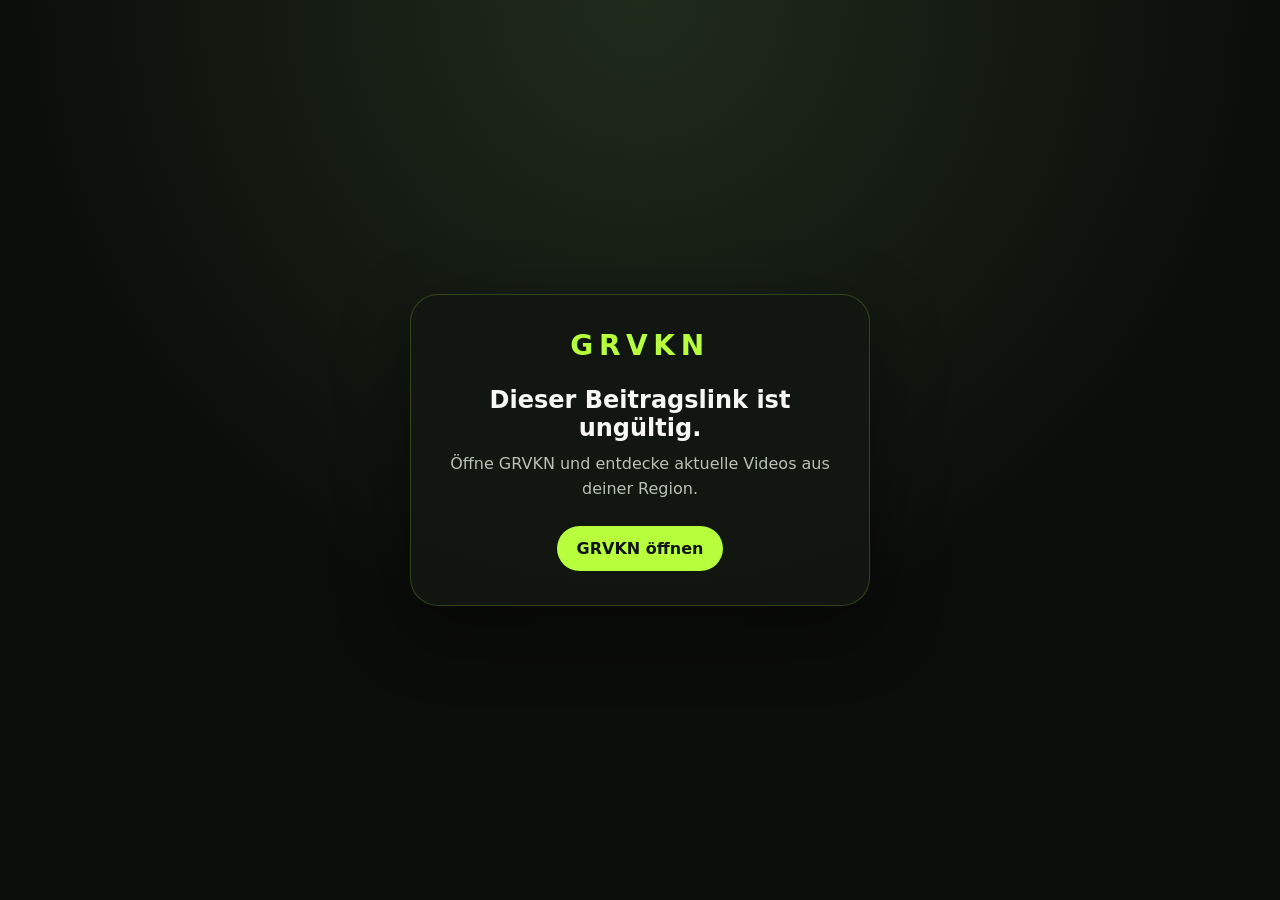
<file: v/index.html>
<!doctype html>
<html lang="de">
  <head>
    <meta charset="utf-8" />
    <meta name="viewport" content="width=device-width, initial-scale=1" />
    <meta name="robots" content="noindex,follow" />
    <meta name="theme-color" content="#0b0d0a" />
    <title>GRVKN · Video öffnen</title>
    <style>
      :root {
        color-scheme: dark;
        font-family: Inter, ui-sans-serif, system-ui, -apple-system,
          BlinkMacSystemFont, "Segoe UI", sans-serif;
        background: #0b0d0a;
        color: #f7f8f3;
      }

      * {
        box-sizing: border-box;
      }

      body {
        min-height: 100vh;
        margin: 0;
        display: grid;
        place-items: center;
        padding: 24px;
        background: radial-gradient(circle at top, #202b1c, #0b0d0a 58%);
      }

      main {
        width: min(100%, 460px);
        padding: 34px;
        text-align: center;
        border: 1px solid rgba(183, 255, 60, 0.2);
        border-radius: 28px;
        background: rgba(19, 23, 17, 0.94);
        box-shadow: 0 24px 70px rgba(0, 0, 0, 0.45);
      }

      .mark {
        color: #b7ff3c;
        font-size: 28px;
        font-weight: 900;
        letter-spacing: 0.2em;
      }

      h1 {
        margin: 24px 0 10px;
        font-size: 24px;
      }

      p {
        margin: 0;
        color: #b9c0b4;
        line-height: 1.55;
      }

      a {
        display: inline-flex;
        margin-top: 24px;
        padding: 13px 20px;
        color: #10130e;
        background: #b7ff3c;
        border-radius: 999px;
        font-weight: 850;
        text-decoration: none;
      }
    </style>
  </head>
  <body>
    <main>
      <div class="mark">GRVKN</div>
      <h1 id="title">Video wird geöffnet …</h1>
      <p id="message">Du wirst direkt zum öffentlichen Beitrag weitergeleitet.</p>
      <a id="fallback" href="/app/">GRVKN öffnen</a>
    </main>
    <script>
      (() => {
        const id = new URLSearchParams(window.location.search).get("id") || "";
        const validId = /^[A-Za-z0-9_-]{1,128}$/.test(id);
        const title = document.getElementById("title");
        const message = document.getElementById("message");
        const fallback = document.getElementById("fallback");

        if (!validId) {
          title.textContent = "Dieser Beitragslink ist ungültig.";
          message.textContent =
            "Öffne GRVKN und entdecke aktuelle Videos aus deiner Region.";
          return;
        }

        const target = new URL("../app/", window.location.href);
        target.searchParams.set("video", id);
        fallback.href = target.toString();
        window.location.replace(target.toString());
      })();
    </script>
  </body>
</html>
</file>
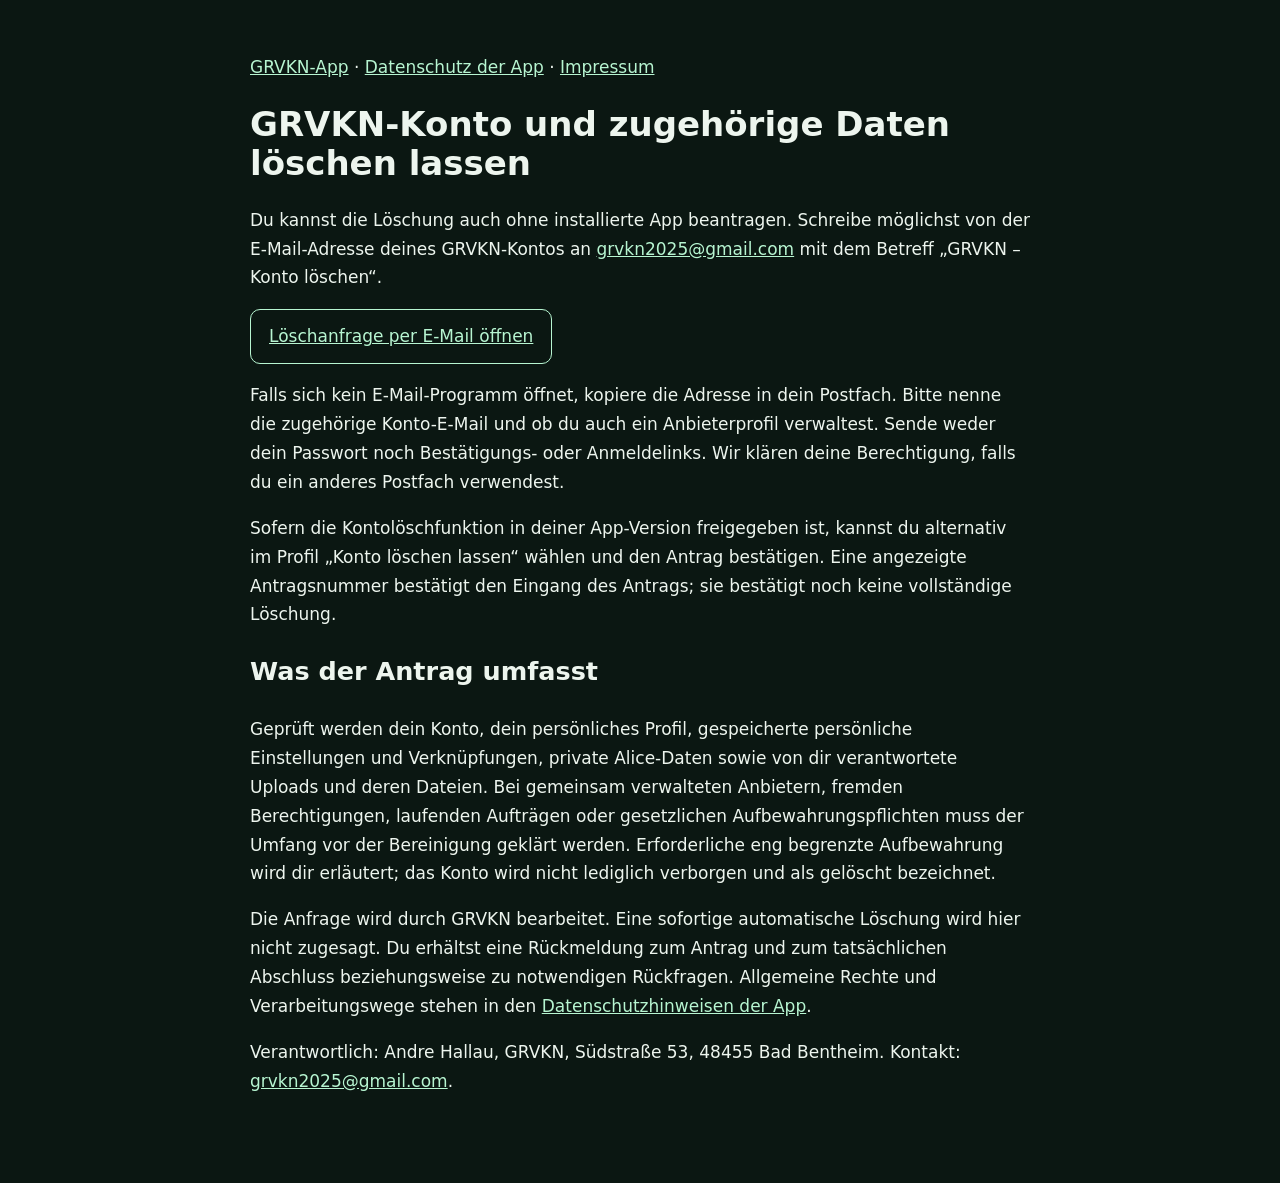
<file: account-deletion.html>
<!doctype html>
<html lang="de"><head><meta charset="utf-8"><meta name="viewport" content="width=device-width,initial-scale=1"><title>GRVKN-Konto und Daten löschen lassen</title><style>body{margin:0;background:#0b1712;color:#edf5ee;font:17px/1.7 system-ui,sans-serif}main{max-width:780px;margin:auto;padding:36px 22px 70px}a{color:#b7f5d1}h1{line-height:1.15}.button{display:inline-block;padding:12px 18px;border:1px solid #b7f5d1;border-radius:10px}</style></head><body><main>
<p><a href="/app/">GRVKN-App</a> · <a href="/app-privacy.html">Datenschutz der App</a> · <a href="/impressum.html">Impressum</a></p>
<h1>GRVKN-Konto und zugehörige Daten löschen lassen</h1>
<p>Du kannst die Löschung auch ohne installierte App beantragen. Schreibe möglichst von der E-Mail-Adresse deines GRVKN-Kontos an <a href="mailto:grvkn2025@gmail.com">grvkn2025@gmail.com</a> mit dem Betreff „GRVKN – Konto löschen“.</p>
<p><a class="button" href="mailto:grvkn2025@gmail.com?subject=GRVKN%20%E2%80%93%20Konto%20l%C3%B6schen">Löschanfrage per E-Mail öffnen</a></p>
<p>Falls sich kein E-Mail-Programm öffnet, kopiere die Adresse in dein Postfach. Bitte nenne die zugehörige Konto-E-Mail und ob du auch ein Anbieterprofil verwaltest. Sende weder dein Passwort noch Bestätigungs- oder Anmeldelinks. Wir klären deine Berechtigung, falls du ein anderes Postfach verwendest.</p>
<p>Sofern die Kontolöschfunktion in deiner App-Version freigegeben ist, kannst du alternativ im Profil „Konto löschen lassen“ wählen und den Antrag bestätigen. Eine angezeigte Antragsnummer bestätigt den Eingang des Antrags; sie bestätigt noch keine vollständige Löschung.</p>
<h2>Was der Antrag umfasst</h2><p>Geprüft werden dein Konto, dein persönliches Profil, gespeicherte persönliche Einstellungen und Verknüpfungen, private Alice-Daten sowie von dir verantwortete Uploads und deren Dateien. Bei gemeinsam verwalteten Anbietern, fremden Berechtigungen, laufenden Aufträgen oder gesetzlichen Aufbewahrungspflichten muss der Umfang vor der Bereinigung geklärt werden. Erforderliche eng begrenzte Aufbewahrung wird dir erläutert; das Konto wird nicht lediglich verborgen und als gelöscht bezeichnet.</p>
<p>Die Anfrage wird durch GRVKN bearbeitet. Eine sofortige automatische Löschung wird hier nicht zugesagt. Du erhältst eine Rückmeldung zum Antrag und zum tatsächlichen Abschluss beziehungsweise zu notwendigen Rückfragen. Allgemeine Rechte und Verarbeitungswege stehen in den <a href="/app-privacy.html">Datenschutzhinweisen der App</a>.</p>
<p>Verantwortlich: Andre Hallau, GRVKN, Südstraße 53, 48455 Bad Bentheim. Kontakt: <a href="mailto:grvkn2025@gmail.com">grvkn2025@gmail.com</a>.</p>
</main></body></html>
</file>
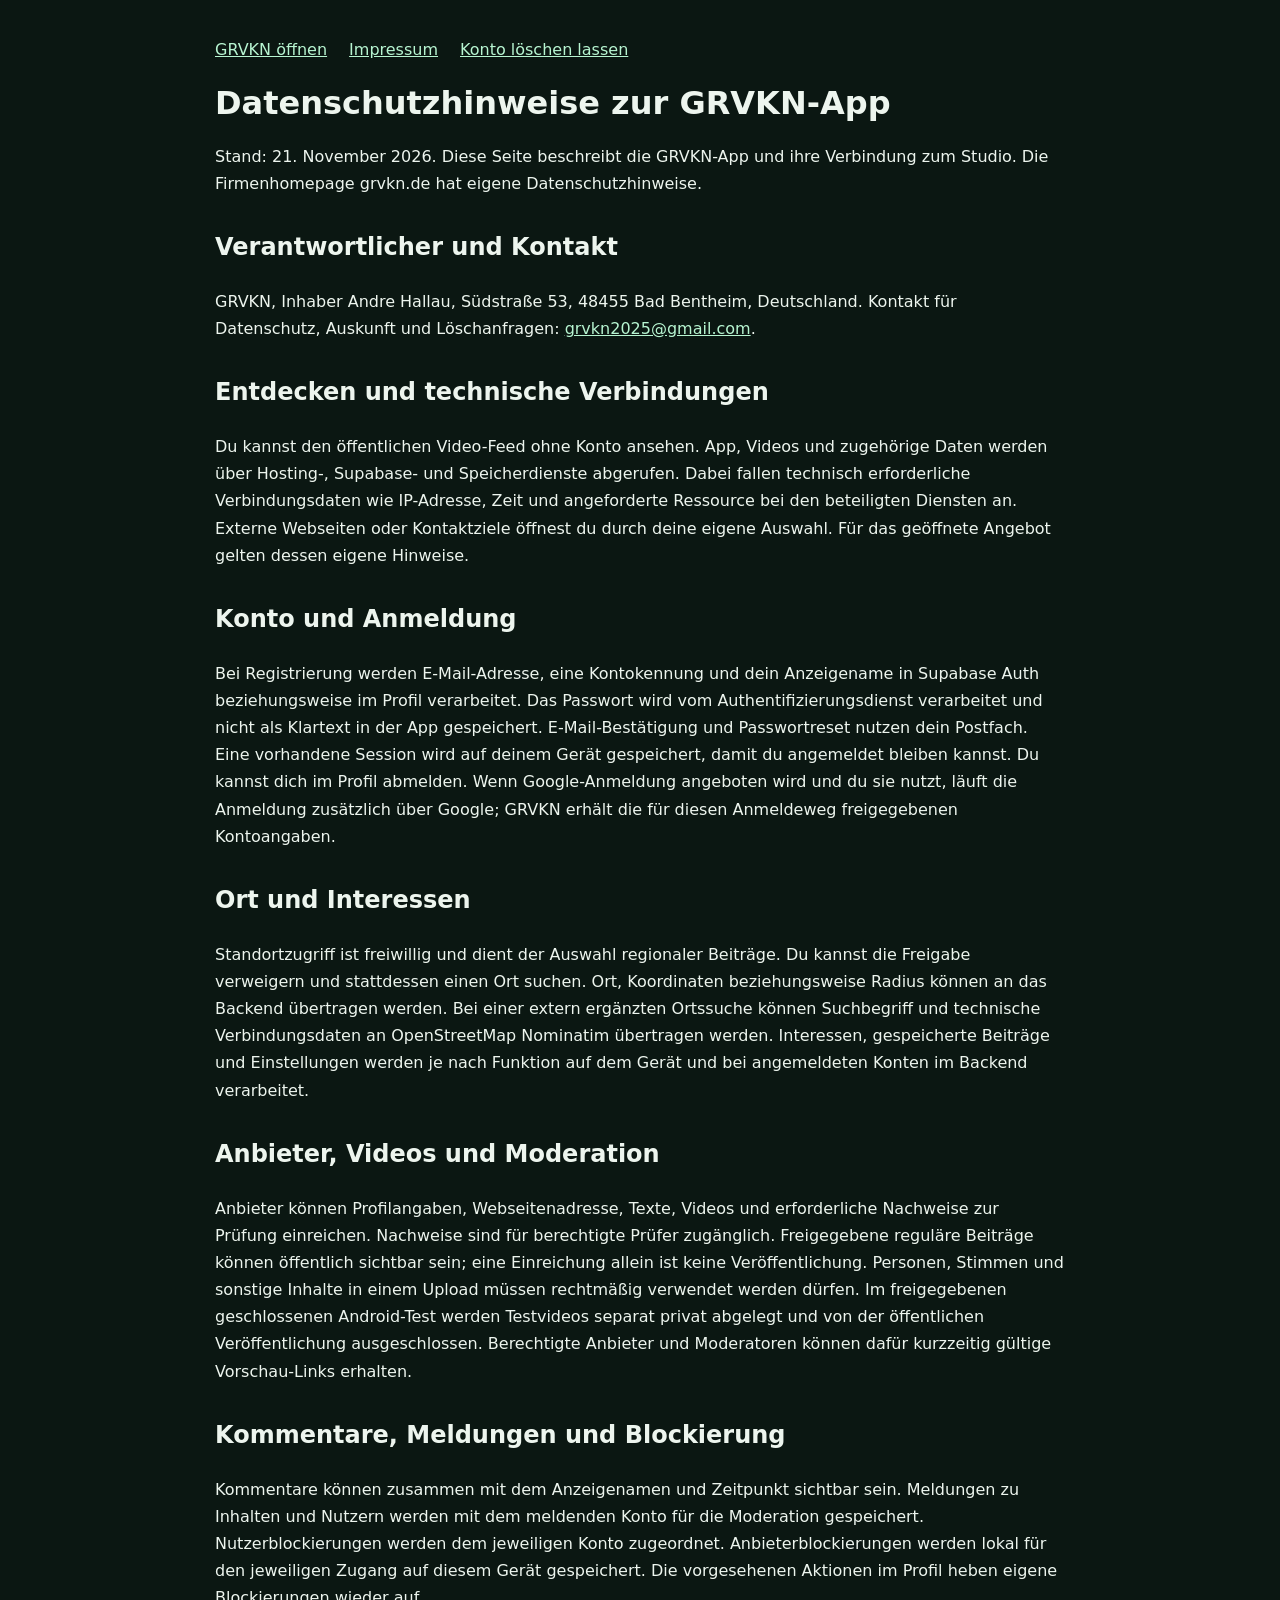
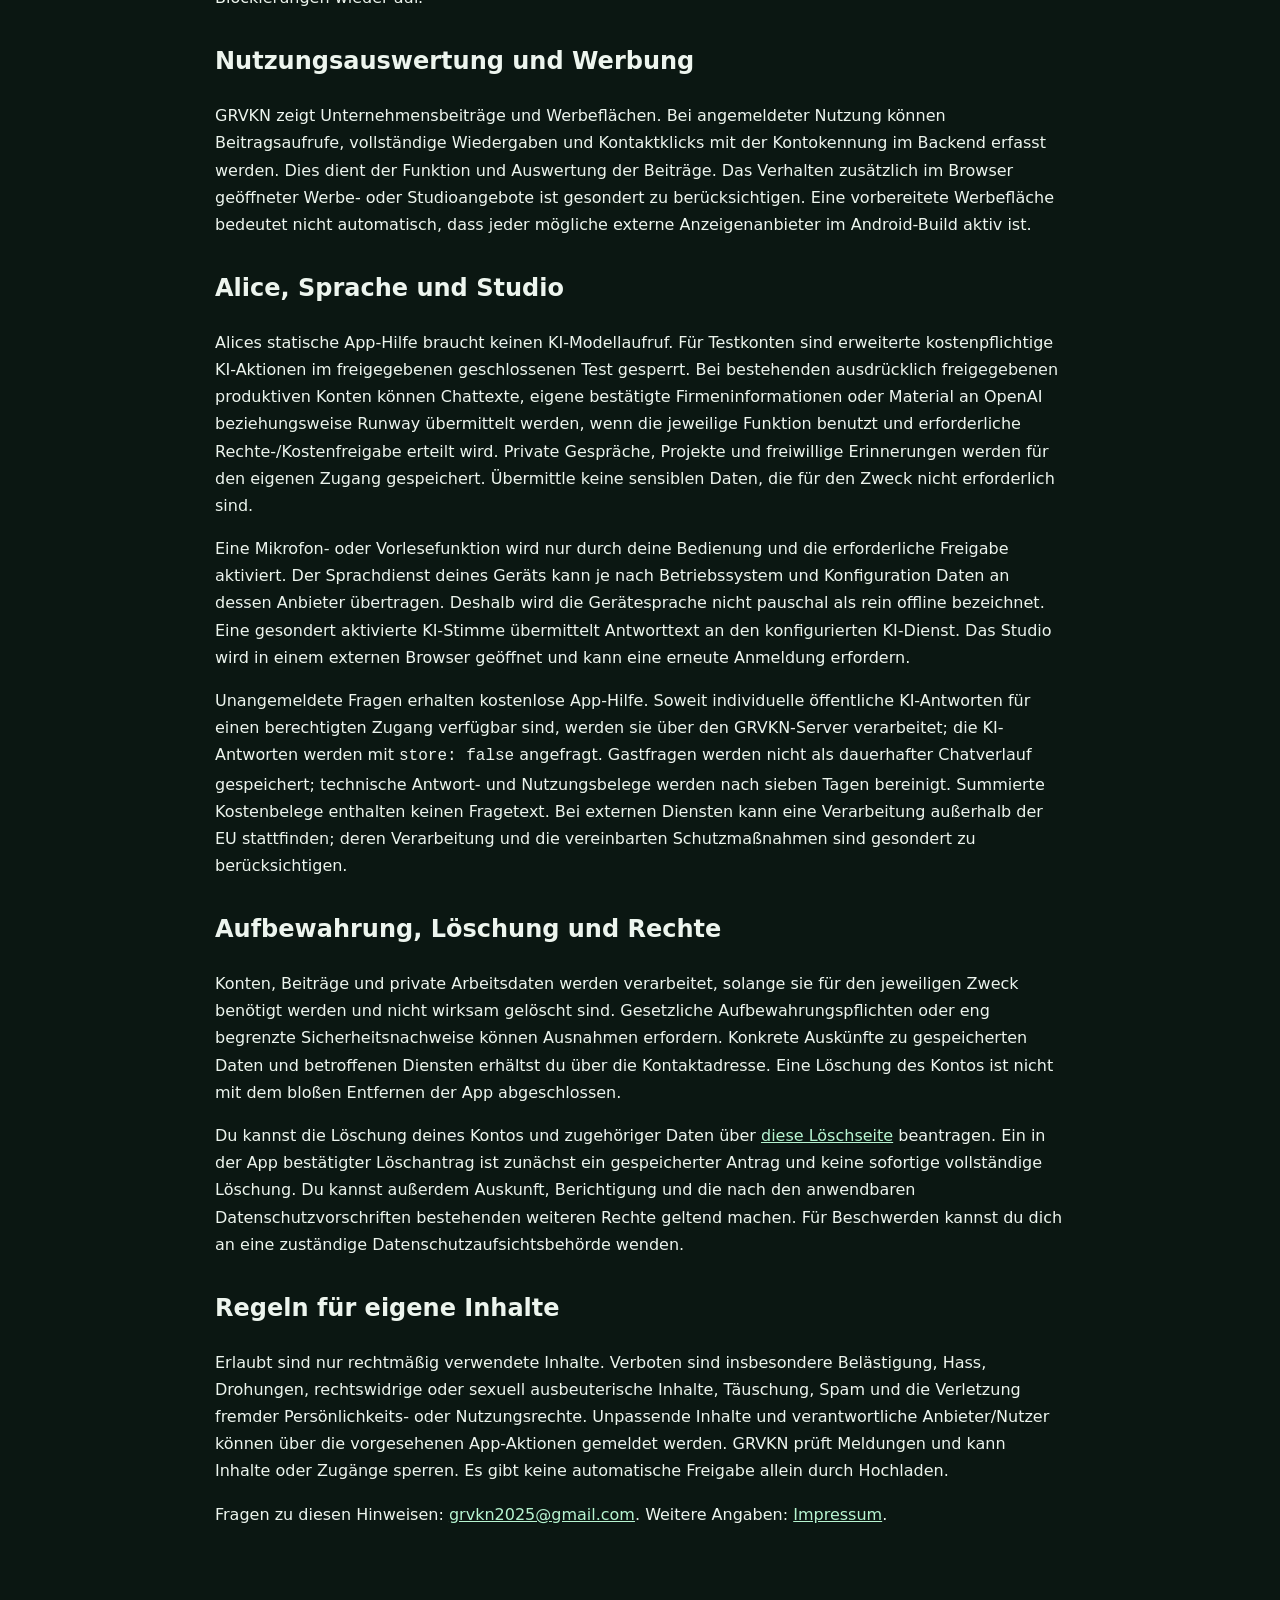
<file: app-privacy.html>
<!doctype html>
<html lang="de"><head><meta charset="utf-8"><meta name="viewport" content="width=device-width,initial-scale=1"><title>Datenschutz der GRVKN-App</title><link rel="icon" href="/grvkn-mark.svg"><style>body{margin:0;background:#0b1712;color:#edf5ee;font:16px/1.7 system-ui,sans-serif}main{max-width:850px;margin:auto;padding:36px 22px 70px}a{color:#b7f5d1}h1{line-height:1.15}h2{margin-top:30px}nav{display:flex;gap:22px;flex-wrap:wrap}</style></head>
<body><main><nav><a href="/app/">GRVKN öffnen</a><a href="/impressum.html">Impressum</a><a href="/account-deletion.html">Konto löschen lassen</a></nav>
<h1>Datenschutzhinweise zur GRVKN-App</h1><p>Stand: 21. November 2026. Diese Seite beschreibt die GRVKN-App und ihre Verbindung zum Studio. Die Firmenhomepage grvkn.de hat eigene Datenschutzhinweise.</p>
<h2>Verantwortlicher und Kontakt</h2><p>GRVKN, Inhaber Andre Hallau, Südstraße 53, 48455 Bad Bentheim, Deutschland. Kontakt für Datenschutz, Auskunft und Löschanfragen: <a href="mailto:grvkn2025@gmail.com">grvkn2025@gmail.com</a>.</p>
<h2>Entdecken und technische Verbindungen</h2><p>Du kannst den öffentlichen Video-Feed ohne Konto ansehen. App, Videos und zugehörige Daten werden über Hosting-, Supabase- und Speicherdienste abgerufen. Dabei fallen technisch erforderliche Verbindungsdaten wie IP-Adresse, Zeit und angeforderte Ressource bei den beteiligten Diensten an. Externe Webseiten oder Kontaktziele öffnest du durch deine eigene Auswahl. Für das geöffnete Angebot gelten dessen eigene Hinweise.</p>
<h2>Konto und Anmeldung</h2><p>Bei Registrierung werden E-Mail-Adresse, eine Kontokennung und dein Anzeigename in Supabase Auth beziehungsweise im Profil verarbeitet. Das Passwort wird vom Authentifizierungsdienst verarbeitet und nicht als Klartext in der App gespeichert. E-Mail-Bestätigung und Passwortreset nutzen dein Postfach. Eine vorhandene Session wird auf deinem Gerät gespeichert, damit du angemeldet bleiben kannst. Du kannst dich im Profil abmelden. Wenn Google-Anmeldung angeboten wird und du sie nutzt, läuft die Anmeldung zusätzlich über Google; GRVKN erhält die für diesen Anmeldeweg freigegebenen Kontoangaben.</p>
<h2>Ort und Interessen</h2><p>Standortzugriff ist freiwillig und dient der Auswahl regionaler Beiträge. Du kannst die Freigabe verweigern und stattdessen einen Ort suchen. Ort, Koordinaten beziehungsweise Radius können an das Backend übertragen werden. Bei einer extern ergänzten Ortssuche können Suchbegriff und technische Verbindungsdaten an OpenStreetMap Nominatim übertragen werden. Interessen, gespeicherte Beiträge und Einstellungen werden je nach Funktion auf dem Gerät und bei angemeldeten Konten im Backend verarbeitet.</p>
<h2>Anbieter, Videos und Moderation</h2><p>Anbieter können Profilangaben, Webseitenadresse, Texte, Videos und erforderliche Nachweise zur Prüfung einreichen. Nachweise sind für berechtigte Prüfer zugänglich. Freigegebene reguläre Beiträge können öffentlich sichtbar sein; eine Einreichung allein ist keine Veröffentlichung. Personen, Stimmen und sonstige Inhalte in einem Upload müssen rechtmäßig verwendet werden dürfen. Im freigegebenen geschlossenen Android-Test werden Testvideos separat privat abgelegt und von der öffentlichen Veröffentlichung ausgeschlossen. Berechtigte Anbieter und Moderatoren können dafür kurzzeitig gültige Vorschau-Links erhalten.</p>
<h2>Kommentare, Meldungen und Blockierung</h2><p>Kommentare können zusammen mit dem Anzeigenamen und Zeitpunkt sichtbar sein. Meldungen zu Inhalten und Nutzern werden mit dem meldenden Konto für die Moderation gespeichert. Nutzerblockierungen werden dem jeweiligen Konto zugeordnet. Anbieterblockierungen werden lokal für den jeweiligen Zugang auf diesem Gerät gespeichert. Die vorgesehenen Aktionen im Profil heben eigene Blockierungen wieder auf.</p>
<h2>Nutzungsauswertung und Werbung</h2><p>GRVKN zeigt Unternehmensbeiträge und Werbeflächen. Bei angemeldeter Nutzung können Beitragsaufrufe, vollständige Wiedergaben und Kontaktklicks mit der Kontokennung im Backend erfasst werden. Dies dient der Funktion und Auswertung der Beiträge. Das Verhalten zusätzlich im Browser geöffneter Werbe- oder Studioangebote ist gesondert zu berücksichtigen. Eine vorbereitete Werbefläche bedeutet nicht automatisch, dass jeder mögliche externe Anzeigenanbieter im Android-Build aktiv ist.</p>
<h2>Alice, Sprache und Studio</h2><p>Alices statische App-Hilfe braucht keinen KI-Modellaufruf. Für Testkonten sind erweiterte kostenpflichtige KI-Aktionen im freigegebenen geschlossenen Test gesperrt. Bei bestehenden ausdrücklich freigegebenen produktiven Konten können Chattexte, eigene bestätigte Firmeninformationen oder Material an OpenAI beziehungsweise Runway übermittelt werden, wenn die jeweilige Funktion benutzt und erforderliche Rechte-/Kostenfreigabe erteilt wird. Private Gespräche, Projekte und freiwillige Erinnerungen werden für den eigenen Zugang gespeichert. Übermittle keine sensiblen Daten, die für den Zweck nicht erforderlich sind.</p><p>Eine Mikrofon- oder Vorlesefunktion wird nur durch deine Bedienung und die erforderliche Freigabe aktiviert. Der Sprachdienst deines Geräts kann je nach Betriebssystem und Konfiguration Daten an dessen Anbieter übertragen. Deshalb wird die Gerätesprache nicht pauschal als rein offline bezeichnet. Eine gesondert aktivierte KI-Stimme übermittelt Antworttext an den konfigurierten KI-Dienst. Das Studio wird in einem externen Browser geöffnet und kann eine erneute Anmeldung erfordern.</p><p>Unangemeldete Fragen erhalten kostenlose App-Hilfe. Soweit individuelle öffentliche KI-Antworten für einen berechtigten Zugang verfügbar sind, werden sie über den GRVKN-Server verarbeitet; die KI-Antworten werden mit <code>store: false</code> angefragt. Gastfragen werden nicht als dauerhafter Chatverlauf gespeichert; technische Antwort- und Nutzungsbelege werden nach sieben Tagen bereinigt. Summierte Kostenbelege enthalten keinen Fragetext. Bei externen Diensten kann eine Verarbeitung außerhalb der EU stattfinden; deren Verarbeitung und die vereinbarten Schutzmaßnahmen sind gesondert zu berücksichtigen.</p>
<h2>Aufbewahrung, Löschung und Rechte</h2><p>Konten, Beiträge und private Arbeitsdaten werden verarbeitet, solange sie für den jeweiligen Zweck benötigt werden und nicht wirksam gelöscht sind. Gesetzliche Aufbewahrungspflichten oder eng begrenzte Sicherheitsnachweise können Ausnahmen erfordern. Konkrete Auskünfte zu gespeicherten Daten und betroffenen Diensten erhältst du über die Kontaktadresse. Eine Löschung des Kontos ist nicht mit dem bloßen Entfernen der App abgeschlossen.</p><p>Du kannst die Löschung deines Kontos und zugehöriger Daten über <a href="/account-deletion.html">diese Löschseite</a> beantragen. Ein in der App bestätigter Löschantrag ist zunächst ein gespeicherter Antrag und keine sofortige vollständige Löschung. Du kannst außerdem Auskunft, Berichtigung und die nach den anwendbaren Datenschutzvorschriften bestehenden weiteren Rechte geltend machen. Für Beschwerden kannst du dich an eine zuständige Datenschutzaufsichtsbehörde wenden.</p>
<h2>Regeln für eigene Inhalte</h2><p>Erlaubt sind nur rechtmäßig verwendete Inhalte. Verboten sind insbesondere Belästigung, Hass, Drohungen, rechtswidrige oder sexuell ausbeuterische Inhalte, Täuschung, Spam und die Verletzung fremder Persönlichkeits- oder Nutzungsrechte. Unpassende Inhalte und verantwortliche Anbieter/Nutzer können über die vorgesehenen App-Aktionen gemeldet werden. GRVKN prüft Meldungen und kann Inhalte oder Zugänge sperren. Es gibt keine automatische Freigabe allein durch Hochladen.</p>
<p>Fragen zu diesen Hinweisen: <a href="mailto:grvkn2025@gmail.com">grvkn2025@gmail.com</a>. Weitere Angaben: <a href="/impressum.html">Impressum</a>.</p></main></body></html>
</file>
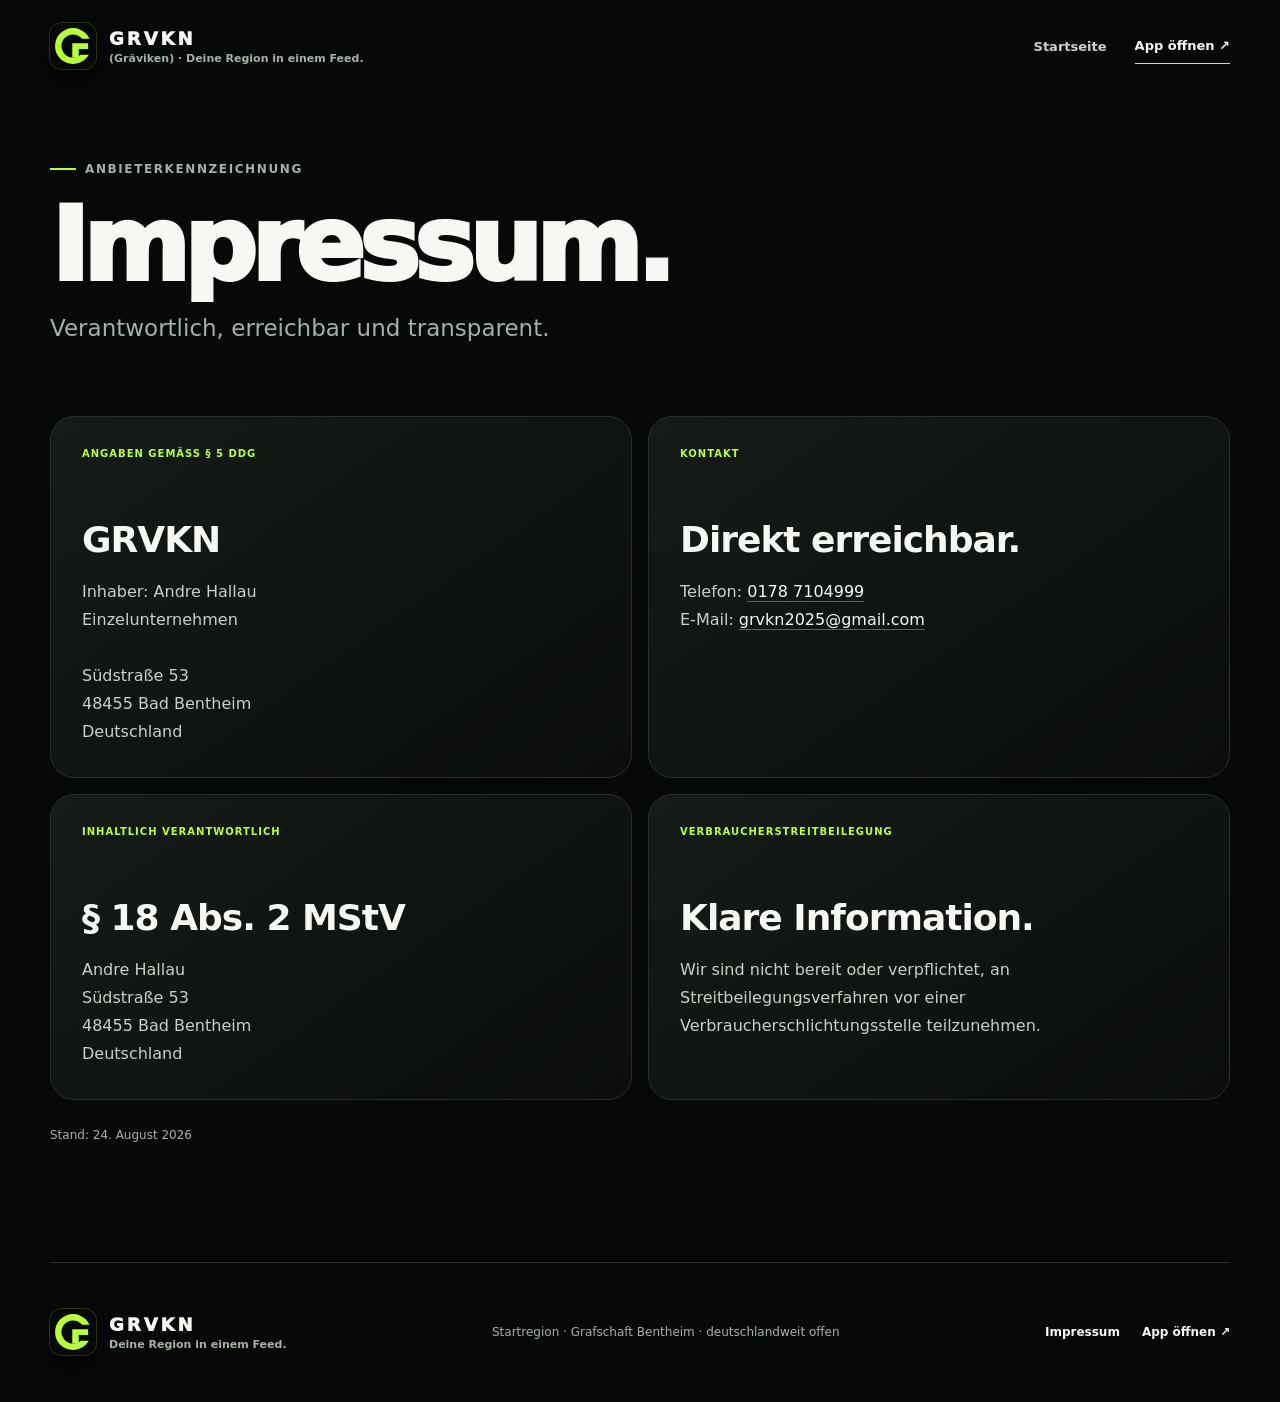
<file: impressum.html>
<!doctype html>
<html lang="de">
<head>
  <meta charset="utf-8">
  <meta name="viewport" content="width=device-width, initial-scale=1">
  <meta name="theme-color" content="#070908">
  <meta name="description" content="Impressum und Anbieterkennzeichnung von GRVKN.">
  <title>Impressum | GRVKN</title>
  <link rel="icon" href="/grvkn-mark.svg" type="image/svg+xml">
  <link rel="stylesheet" href="/styles.css">
</head>
<body>
  <header class="nav wrap">
    <a class="brand" href="/" aria-label="Zur GRVKN Startseite">
      <img class="brand-icon" src="/grvkn-mark.svg" alt="">
      <span class="brand-copy"><strong>GRVKN</strong><small>(Gräviken) · Deine Region in einem Feed.</small></span>
    </a>
    <nav class="nav-links" aria-label="Seitennavigation">
      <a href="/">Startseite</a>
      <a class="nav-cta" href="/app/">App öffnen <span aria-hidden="true">↗</span></a>
    </nav>
  </header>

  <main class="legal-page wrap">
    <section class="legal-hero">
      <p class="eyebrow"><span></span> Anbieterkennzeichnung</p>
      <h1>Impressum.</h1>
      <p>Verantwortlich, erreichbar und transparent.</p>
    </section>

    <div class="legal-grid">
      <section class="legal-card">
        <p class="legal-label">Angaben gemäß § 5 DDG</p>
        <h2>GRVKN</h2>
        <address>
          Inhaber: Andre Hallau<br>
          Einzelunternehmen<br><br>
          Südstraße 53<br>
          48455 Bad Bentheim<br>
          Deutschland
        </address>
      </section>

      <section class="legal-card">
        <p class="legal-label">Kontakt</p>
        <h2>Direkt erreichbar.</h2>
        <address>
          Telefon: <a href="tel:+491787104999">0178 7104999</a><br>
          E-Mail: <a href="mailto:grvkn2025@gmail.com">grvkn2025@gmail.com</a>
        </address>
      </section>

      <section class="legal-card">
        <p class="legal-label">Inhaltlich verantwortlich</p>
        <h2>§ 18 Abs. 2 MStV</h2>
        <address>
          Andre Hallau<br>
          Südstraße 53<br>
          48455 Bad Bentheim<br>
          Deutschland
        </address>
      </section>

      <section class="legal-card">
        <p class="legal-label">Verbraucherstreitbeilegung</p>
        <h2>Klare Information.</h2>
        <p>Wir sind nicht bereit oder verpflichtet, an Streitbeilegungsverfahren vor einer Verbraucherschlichtungsstelle teilzunehmen.</p>
      </section>
    </div>

    <p class="legal-meta">Stand: 24. August 2026</p>
  </main>

  <footer class="wrap footer">
    <a class="brand" href="/"><img class="brand-icon" src="/grvkn-mark.svg" alt=""><span class="brand-copy"><strong>GRVKN</strong><small>Deine Region in einem Feed.</small></span></a>
    <p>Startregion · Grafschaft Bentheim · deutschlandweit offen</p>
    <div class="footer-links">
      <a href="/impressum.html" aria-current="page">Impressum</a>
      <a href="/app/">App öffnen ↗</a>
    </div>
  </footer>
</body>
</html>
</file>
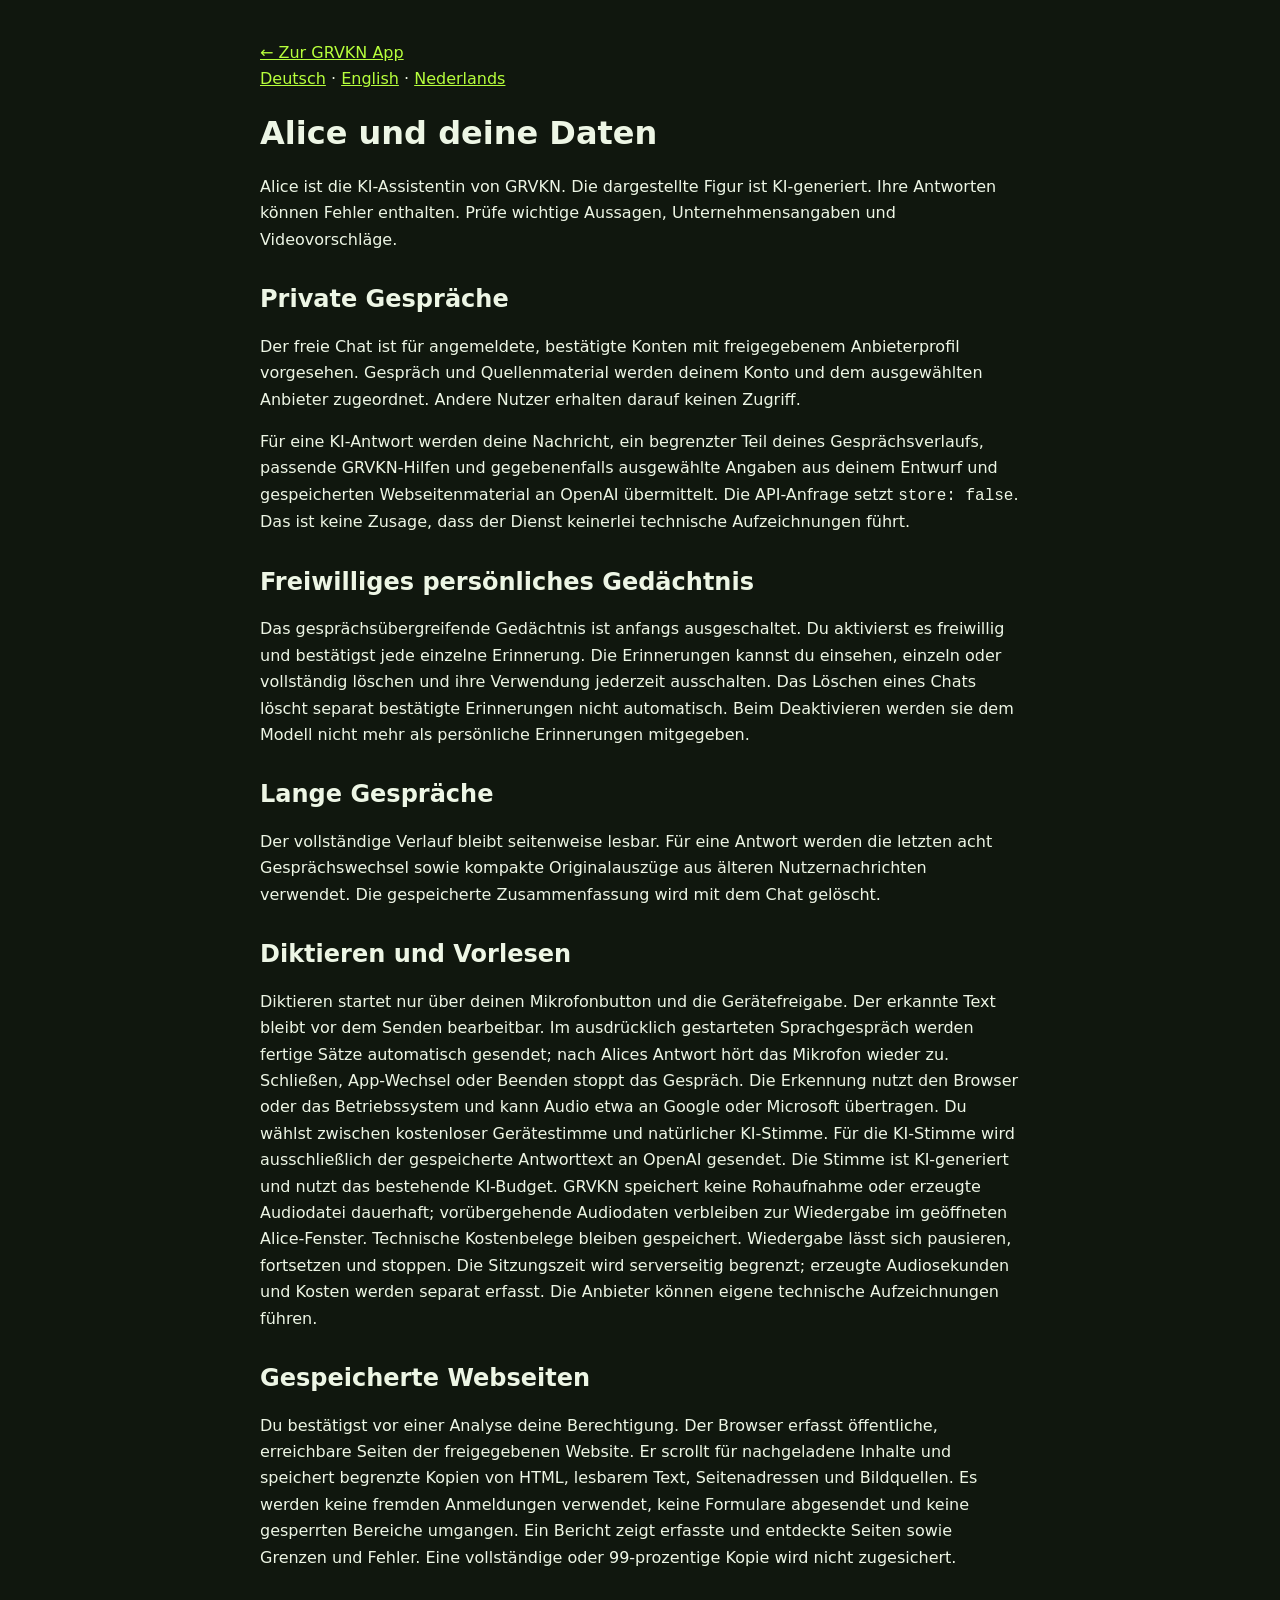
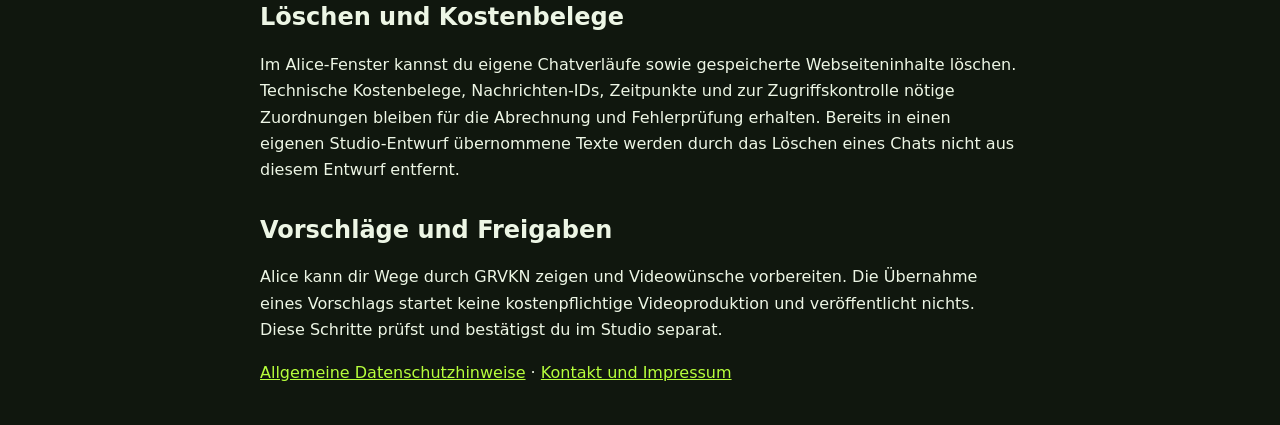
<file: alice/datenschutz.html>
<!doctype html><html lang="de"><head><meta charset="utf-8"><meta name="viewport" content="width=device-width,initial-scale=1"><title>Alice · So arbeitet deine Assistentin</title><style>body{background:#10170e;color:#edf6e5;font:16px/1.65 system-ui;margin:40px auto;padding:0 20px;max-width:760px}a{color:#b7ff3c}h1,h2{line-height:1.2}h2{margin-top:32px}</style></head><body><a id="privacy-back" href="/app/?alice=alice">← Zur GRVKN App</a><nav id="privacy-language" aria-label="Sprache"><a href="?lang=de" lang="de">Deutsch</a> · <a href="?lang=en" lang="en">English</a> · <a href="?lang=nl" lang="nl">Nederlands</a></nav><h1>Alice und deine Daten</h1><p data-privacy-copy="0">Alice ist die KI-Assistentin von GRVKN. Die dargestellte Figur ist KI-generiert. Ihre Antworten können Fehler enthalten. Prüfe wichtige Aussagen, Unternehmensangaben und Videovorschläge.</p><h2 data-privacy-heading="0">Private Gespräche</h2><p data-privacy-copy="1">Der freie Chat ist für angemeldete, bestätigte Konten mit freigegebenem Anbieterprofil vorgesehen. Gespräch und Quellenmaterial werden deinem Konto und dem ausgewählten Anbieter zugeordnet. Andere Nutzer erhalten darauf keinen Zugriff.</p><p data-privacy-copy="2">Für eine KI-Antwort werden deine Nachricht, ein begrenzter Teil deines Gesprächsverlaufs, passende GRVKN-Hilfen und gegebenenfalls ausgewählte Angaben aus deinem Entwurf und gespeicherten Webseitenmaterial an OpenAI übermittelt. Die API-Anfrage setzt <code>store: false</code>. Das ist keine Zusage, dass der Dienst keinerlei technische Aufzeichnungen führt.</p><h2 data-privacy-heading="1">Freiwilliges persönliches Gedächtnis</h2><p data-privacy-copy="3">Das gesprächsübergreifende Gedächtnis ist anfangs ausgeschaltet. Du aktivierst es freiwillig und bestätigst jede einzelne Erinnerung. Die Erinnerungen kannst du einsehen, einzeln oder vollständig löschen und ihre Verwendung jederzeit ausschalten. Das Löschen eines Chats löscht separat bestätigte Erinnerungen nicht automatisch. Beim Deaktivieren werden sie dem Modell nicht mehr als persönliche Erinnerungen mitgegeben.</p><h2 data-privacy-heading="2">Lange Gespräche</h2><p data-privacy-copy="4">Der vollständige Verlauf bleibt seitenweise lesbar. Für eine Antwort werden die letzten acht Gesprächswechsel sowie kompakte Originalauszüge aus älteren Nutzernachrichten verwendet. Die gespeicherte Zusammenfassung wird mit dem Chat gelöscht.</p><h2 data-privacy-heading="3">Diktieren und Vorlesen</h2><p data-privacy-copy="5">Diktieren startet nur über deinen Mikrofonbutton und die Gerätefreigabe. Der erkannte Text bleibt vor dem Senden bearbeitbar. Im ausdrücklich gestarteten Sprachgespräch werden fertige Sätze automatisch gesendet; nach Alices Antwort hört das Mikrofon wieder zu. Schließen, App-Wechsel oder Beenden stoppt das Gespräch. Die Erkennung nutzt den Browser oder das Betriebssystem und kann Audio etwa an Google oder Microsoft übertragen. Du wählst zwischen kostenloser Gerätestimme und natürlicher KI-Stimme. Für die KI-Stimme wird ausschließlich der gespeicherte Antworttext an OpenAI gesendet. Die Stimme ist KI-generiert und nutzt das bestehende KI-Budget. GRVKN speichert keine Rohaufnahme oder erzeugte Audiodatei dauerhaft; vorübergehende Audiodaten verbleiben zur Wiedergabe im geöffneten Alice-Fenster. Technische Kostenbelege bleiben gespeichert. Wiedergabe lässt sich pausieren, fortsetzen und stoppen. Die Sitzungszeit wird serverseitig begrenzt; erzeugte Audiosekunden und Kosten werden separat erfasst. Die Anbieter können eigene technische Aufzeichnungen führen.</p><h2 data-privacy-heading="4">Gespeicherte Webseiten</h2><p data-privacy-copy="6">Du bestätigst vor einer Analyse deine Berechtigung. Der Browser erfasst öffentliche, erreichbare Seiten der freigegebenen Website. Er scrollt für nachgeladene Inhalte und speichert begrenzte Kopien von HTML, lesbarem Text, Seitenadressen und Bildquellen. Es werden keine fremden Anmeldungen verwendet, keine Formulare abgesendet und keine gesperrten Bereiche umgangen. Ein Bericht zeigt erfasste und entdeckte Seiten sowie Grenzen und Fehler. Eine vollständige oder 99-prozentige Kopie wird nicht zugesichert.</p><h2 data-privacy-heading="5">Löschen und Kostenbelege</h2><p data-privacy-copy="7">Im Alice-Fenster kannst du eigene Chatverläufe sowie gespeicherte Webseiteninhalte löschen. Technische Kostenbelege, Nachrichten-IDs, Zeitpunkte und zur Zugriffskontrolle nötige Zuordnungen bleiben für die Abrechnung und Fehlerprüfung erhalten. Bereits in einen eigenen Studio-Entwurf übernommene Texte werden durch das Löschen eines Chats nicht aus diesem Entwurf entfernt.</p><h2 data-privacy-heading="6">Vorschläge und Freigaben</h2><p data-privacy-copy="8">Alice kann dir Wege durch GRVKN zeigen und Videowünsche vorbereiten. Die Übernahme eines Vorschlags startet keine kostenpflichtige Videoproduktion und veröffentlicht nichts. Diese Schritte prüfst und bestätigst du im Studio separat.</p><p id="privacy-footer"><a href="/datenschutz.html">Allgemeine Datenschutzhinweise</a> · <a href="/impressum.html">Kontakt und Impressum</a></p><script type="module" src="./privacy-i18n.js"></script></body></html>
</file>
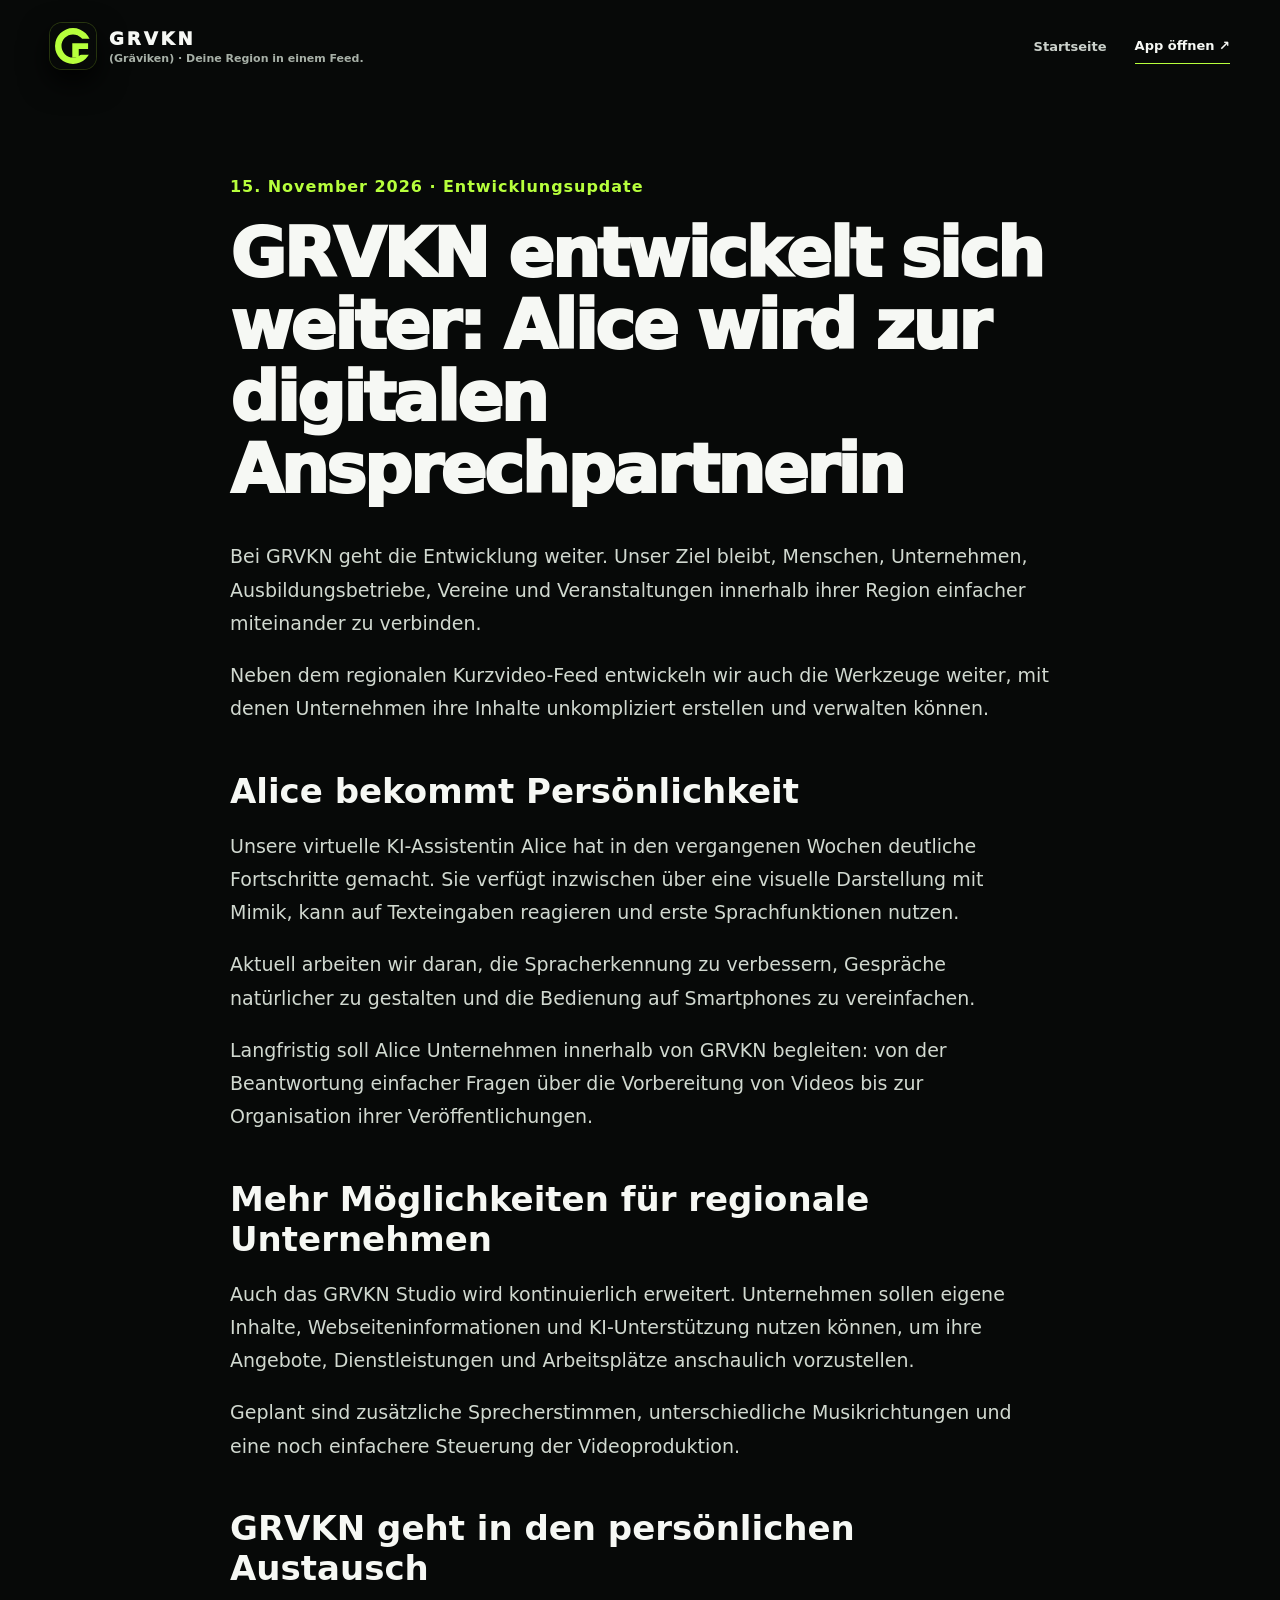
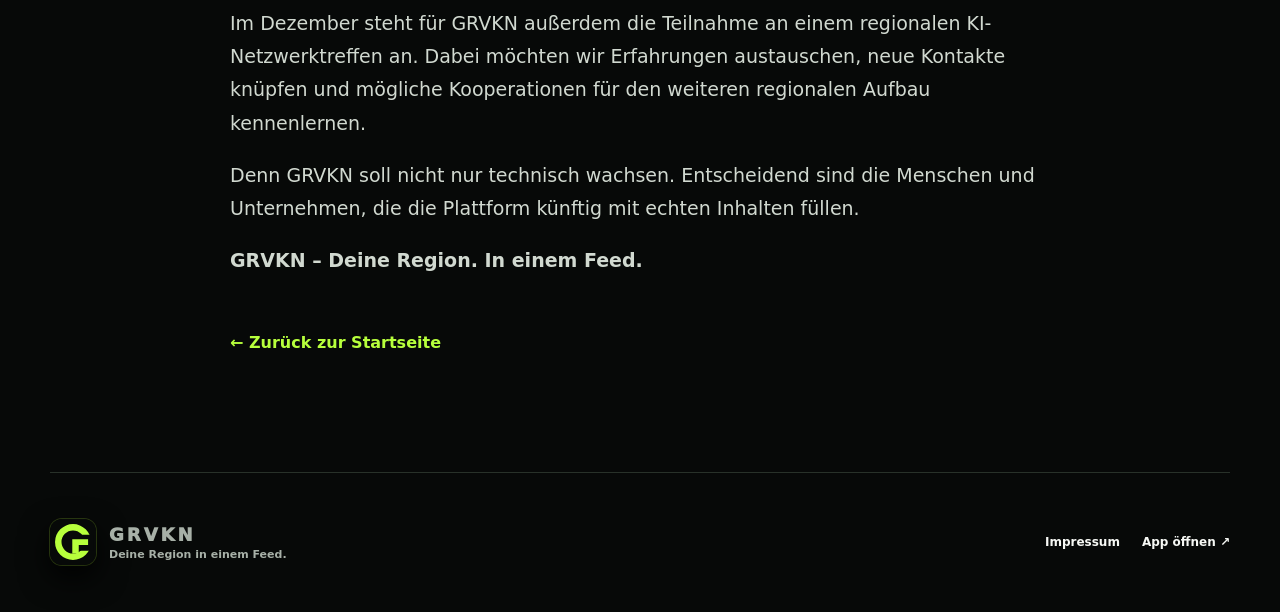
<file: updates/2026-11-15-alice-grvkn.html>
<!doctype html>
<html lang="de">
<head>
<meta charset="utf-8">
<meta name="viewport" content="width=device-width, initial-scale=1">
<meta name="theme-color" content="#070908">
<meta name="description" content="GRVKN Entwicklungsupdate vom 15. November 2026: Alice erhält Mimik und Sprachfunktionen, das Studio wird erweitert und GRVKN sucht regionale Partner.">
<title>GRVKN entwickelt sich weiter: Alice wird zur digitalen Ansprechpartnerin | GRVKN</title>
<link rel="icon" href="/grvkn-mark.svg" type="image/svg+xml">
<link rel="stylesheet" href="/styles.css?v=20261011-studio">
<style>
.update-article{max-width:820px;margin:0 auto;padding:85px 0 120px}
.update-article time{color:var(--lime);font-weight:800;letter-spacing:.06em}
.update-article h1{font-size:clamp(36px,6vw,68px);line-height:1.06;letter-spacing:-.04em;margin:22px 0 34px}
.update-article h2{font-size:clamp(24px,3vw,34px);margin:45px 0 16px}
.update-article p{font-size:clamp(16px,1.8vw,19px);line-height:1.75;color:#d1d9d0}
.update-article .back{display:inline-block;margin-top:36px;color:var(--lime);font-weight:800}
</style>
</head>
<body>
<header class="nav wrap"><a class="brand" href="/" aria-label="GRVKN Startseite"><img class="brand-icon" src="/grvkn-mark.svg" alt=""><span class="brand-copy"><strong>GRVKN</strong><small>(Gräviken) · Deine Region in einem Feed.</small></span></a><nav class="nav-links" aria-label="Hauptnavigation"><a href="/">Startseite</a><a class="nav-cta" href="/app/">App öffnen ↗</a></nav></header>
<main class="wrap"><article class="update-article">
<time datetime="2026-11-15">15. November 2026 · Entwicklungsupdate</time>
<h1>GRVKN entwickelt sich weiter: Alice wird zur digitalen Ansprechpartnerin</h1>
<p>Bei GRVKN geht die Entwicklung weiter. Unser Ziel bleibt, Menschen, Unternehmen, Ausbildungsbetriebe, Vereine und Veranstaltungen innerhalb ihrer Region einfacher miteinander zu verbinden.</p>
<p>Neben dem regionalen Kurzvideo-Feed entwickeln wir auch die Werkzeuge weiter, mit denen Unternehmen ihre Inhalte unkompliziert erstellen und verwalten können.</p>
<h2>Alice bekommt Persönlichkeit</h2>
<p>Unsere virtuelle KI-Assistentin Alice hat in den vergangenen Wochen deutliche Fortschritte gemacht. Sie verfügt inzwischen über eine visuelle Darstellung mit Mimik, kann auf Texteingaben reagieren und erste Sprachfunktionen nutzen.</p>
<p>Aktuell arbeiten wir daran, die Spracherkennung zu verbessern, Gespräche natürlicher zu gestalten und die Bedienung auf Smartphones zu vereinfachen.</p>
<p>Langfristig soll Alice Unternehmen innerhalb von GRVKN begleiten: von der Beantwortung einfacher Fragen über die Vorbereitung von Videos bis zur Organisation ihrer Veröffentlichungen.</p>
<h2>Mehr Möglichkeiten für regionale Unternehmen</h2>
<p>Auch das GRVKN Studio wird kontinuierlich erweitert. Unternehmen sollen eigene Inhalte, Webseiteninformationen und KI-Unterstützung nutzen können, um ihre Angebote, Dienstleistungen und Arbeitsplätze anschaulich vorzustellen.</p>
<p>Geplant sind zusätzliche Sprecherstimmen, unterschiedliche Musikrichtungen und eine noch einfachere Steuerung der Videoproduktion.</p>
<h2>GRVKN geht in den persönlichen Austausch</h2>
<p>Im Dezember steht für GRVKN außerdem die Teilnahme an einem regionalen KI-Netzwerktreffen an. Dabei möchten wir Erfahrungen austauschen, neue Kontakte knüpfen und mögliche Kooperationen für den weiteren regionalen Aufbau kennenlernen.</p>
<p>Denn GRVKN soll nicht nur technisch wachsen. Entscheidend sind die Menschen und Unternehmen, die die Plattform künftig mit echten Inhalten füllen.</p>
<p><strong>GRVKN – Deine Region. In einem Feed.</strong></p>
<a class="back" href="/">← Zurück zur Startseite</a>
</article></main>
<footer class="wrap footer"><div class="brand"><img class="brand-icon" src="/grvkn-mark.svg" alt=""><span class="brand-copy"><strong>GRVKN</strong><small>Deine Region in einem Feed.</small></span></div><div class="footer-links"><a href="/impressum.html">Impressum</a><a href="/app/">App öffnen ↗</a></div></footer>
</body></html>
</file>
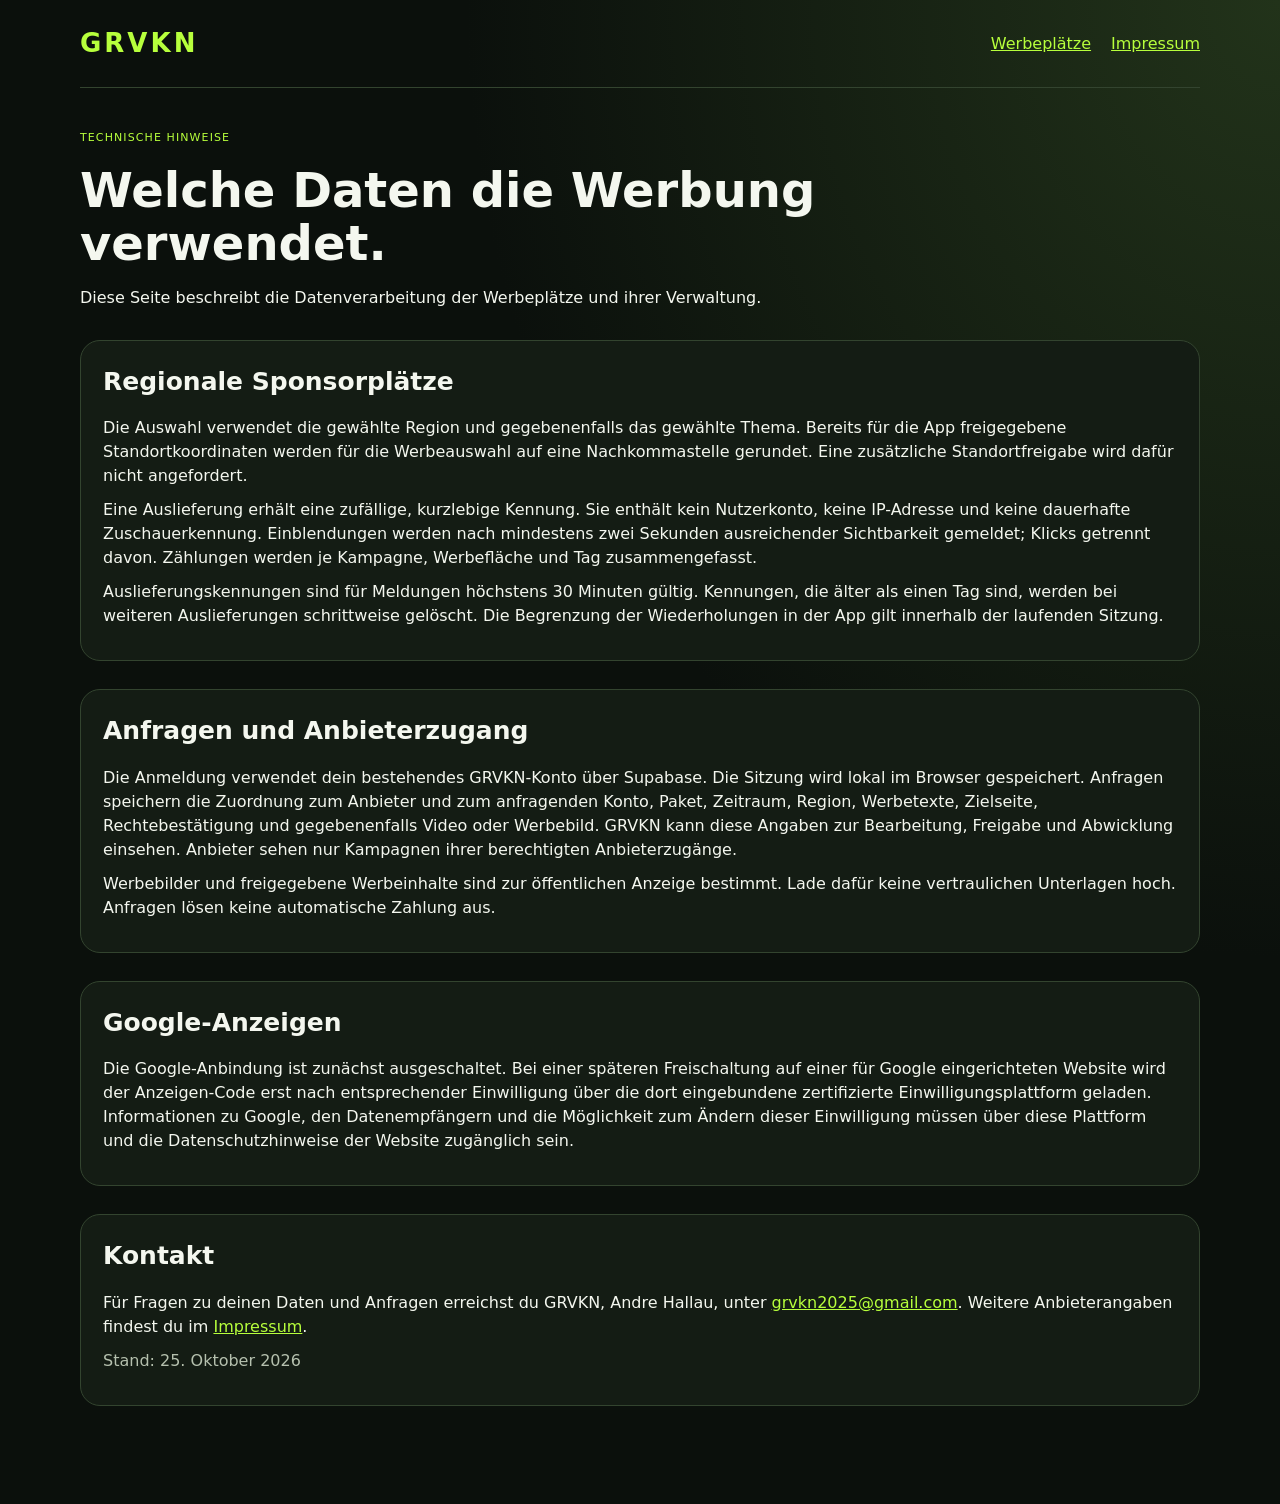
<file: werbung/datenschutz.html>
<!doctype html>
<html lang="de"><head><meta charset="utf-8"><meta name="viewport" content="width=device-width,initial-scale=1"><meta name="robots" content="noindex"><title>Daten zur Werbung | GRVKN</title><link rel="stylesheet" href="./style.css"></head><body><header><a class="brand" href="/">GRVKN</a><nav><a href="./">Werbeplätze</a><a href="/impressum.html">Impressum</a></nav></header><main><div class="intro"><span class="eyebrow">Technische Hinweise</span><h1>Welche Daten die Werbung verwendet.</h1><p>Diese Seite beschreibt die Datenverarbeitung der Werbeplätze und ihrer Verwaltung.</p></div><section class="panel"><h2>Regionale Sponsorplätze</h2><p>Die Auswahl verwendet die gewählte Region und gegebenenfalls das gewählte Thema. Bereits für die App freigegebene Standortkoordinaten werden für die Werbeauswahl auf eine Nachkommastelle gerundet. Eine zusätzliche Standortfreigabe wird dafür nicht angefordert.</p><p>Eine Auslieferung erhält eine zufällige, kurzlebige Kennung. Sie enthält kein Nutzerkonto, keine IP-Adresse und keine dauerhafte Zuschauerkennung. Einblendungen werden nach mindestens zwei Sekunden ausreichender Sichtbarkeit gemeldet; Klicks getrennt davon. Zählungen werden je Kampagne, Werbefläche und Tag zusammengefasst.</p><p>Auslieferungskennungen sind für Meldungen höchstens 30 Minuten gültig. Kennungen, die älter als einen Tag sind, werden bei weiteren Auslieferungen schrittweise gelöscht. Die Begrenzung der Wiederholungen in der App gilt innerhalb der laufenden Sitzung.</p></section><section class="panel"><h2>Anfragen und Anbieterzugang</h2><p>Die Anmeldung verwendet dein bestehendes GRVKN-Konto über Supabase. Die Sitzung wird lokal im Browser gespeichert. Anfragen speichern die Zuordnung zum Anbieter und zum anfragenden Konto, Paket, Zeitraum, Region, Werbetexte, Zielseite, Rechtebestätigung und gegebenenfalls Video oder Werbebild. GRVKN kann diese Angaben zur Bearbeitung, Freigabe und Abwicklung einsehen. Anbieter sehen nur Kampagnen ihrer berechtigten Anbieterzugänge.</p><p>Werbebilder und freigegebene Werbeinhalte sind zur öffentlichen Anzeige bestimmt. Lade dafür keine vertraulichen Unterlagen hoch. Anfragen lösen keine automatische Zahlung aus.</p></section><section class="panel"><h2>Google-Anzeigen</h2><p>Die Google-Anbindung ist zunächst ausgeschaltet. Bei einer späteren Freischaltung auf einer für Google eingerichteten Website wird der Anzeigen-Code erst nach entsprechender Einwilligung über die dort eingebundene zertifizierte Einwilligungsplattform geladen. Informationen zu Google, den Datenempfängern und die Möglichkeit zum Ändern dieser Einwilligung müssen über diese Plattform und die Datenschutzhinweise der Website zugänglich sein.</p></section><section class="panel"><h2>Kontakt</h2><p>Für Fragen zu deinen Daten und Anfragen erreichst du GRVKN, Andre Hallau, unter <a href="mailto:grvkn2025@gmail.com">grvkn2025@gmail.com</a>. Weitere Anbieterangaben findest du im <a href="/impressum.html">Impressum</a>.</p><p class="muted">Stand: 25. Oktober 2026</p></section></main></body></html>
</file>
<file: styles.css>
:root {
  --bg: #070908;
  --surface: #101511;
  --surface-2: #151b16;
  --line: #283129;
  --lime: #b7ff3c;
  --text: #f6f8f4;
  --muted: #a7b0a7;
  --purple: #9576d8;
}

* { box-sizing: border-box; }
html { scroll-behavior: smooth; }
body {
  margin: 0;
  overflow-x: hidden;
  background: var(--bg);
  color: var(--text);
  font-family: Inter, ui-sans-serif, system-ui, -apple-system, BlinkMacSystemFont, "Segoe UI", sans-serif;
  -webkit-font-smoothing: antialiased;
}
a { color: inherit; text-decoration: none; }
.wrap { width: min(1180px, calc(100% - 40px)); margin-inline: auto; }

.nav {
  min-height: 92px;
  display: flex;
  align-items: center;
  justify-content: space-between;
  gap: 24px;
}
.brand { display: inline-flex; align-items: center; gap: 13px; }
.brand-icon {
  width: 46px;
  height: 46px;
  flex: 0 0 46px;
  border-radius: 12px;
  box-shadow: 0 0 0 1px #b7ff3c30, 0 12px 30px #000;
}
.brand-copy { display: flex; flex-direction: column; gap: 3px; }
.brand-copy strong { font-size: 18px; font-weight: 950; letter-spacing: 3px; }
.brand-copy small { color: var(--muted); font-size: 11px; font-weight: 650; letter-spacing: 0; }
.nav-links { display: flex; align-items: center; gap: 28px; font-size: 13px; font-weight: 750; }
.nav-links > a:not(.nav-cta) { color: #cbd1cb; }
.nav-links > a:hover { color: var(--lime); }
.nav-cta { border-bottom: 1px solid var(--lime); padding: 10px 0; }

.hero {
  min-height: 735px;
  display: grid;
  grid-template-columns: minmax(0, 1.18fr) minmax(310px, .82fr);
  gap: 80px;
  align-items: center;
  padding-top: 54px;
  padding-bottom: 100px;
}
.eyebrow {
  margin: 0;
  color: var(--muted);
  font-size: 12px;
  font-weight: 850;
  letter-spacing: 1.6px;
  text-transform: uppercase;
  display: flex;
  align-items: center;
  gap: 9px;
}
.eyebrow span { width: 26px; height: 2px; flex: 0 0 26px; background: var(--lime); }
h1 {
  margin: 26px 0 30px;
  font-size: clamp(62px, 8vw, 110px);
  line-height: .86;
  letter-spacing: -6px;
  font-weight: 950;
}
h1 em { color: var(--lime); font-style: normal; }
.lead { max-width: 750px; margin: 0; color: #e3e7e2; font-size: clamp(19px, 2vw, 24px); line-height: 1.5; }
.hero-proof { max-width: 700px; margin: 17px 0 0; color: var(--muted); font-size: 15px; line-height: 1.6; }
.hero-studio-link { display: inline-flex; align-items: center; gap: 9px; margin-top: 20px; color: var(--lime); font-size: 13px; line-height: 1.6; font-weight: 750; }
.hero-studio-link:hover { text-decoration: underline; text-underline-offset: 4px; }
a:focus-visible { outline: 3px solid #b7ff3c66; outline-offset: 4px; }
.actions { display: flex; flex-wrap: wrap; gap: 12px; margin-top: 34px; }
.button {
  display: inline-flex;
  align-items: center;
  justify-content: center;
  gap: 18px;
  padding: 17px 23px;
  border-radius: 13px;
  font-weight: 900;
  transition: transform .18s ease, border-color .18s ease, background .18s ease;
}
.button:hover { transform: translateY(-2px); }
.button.primary { background: var(--lime); color: #071006; }
.button.secondary { border: 1px solid #536052; background: #101510; }
.button.secondary:hover { border-color: var(--lime); }
.button:focus-visible { outline: 3px solid #b7ff3c66; outline-offset: 3px; }
.install-action { display: flex; flex-wrap: wrap; align-items: center; gap: 14px; margin-top: 12px; }
.install-button {
  border: 1px solid #b7ff3c8a;
  background: #b7ff3c0d;
  color: var(--lime);
  cursor: pointer;
  font: inherit;
}
.install-button:hover { border-color: var(--lime); background: #b7ff3c18; }
.install-button[data-installed="true"] { background: var(--lime); color: #071006; }
.install-icon { font-size: 20px; line-height: 1; }
.install-note { color: var(--muted); font-size: 11px; font-weight: 750; }
.trust-row { display: flex; flex-wrap: wrap; gap: 18px; margin-top: 20px; color: var(--muted); font-size: 11px; }
.region-note {
  max-width: 720px;
  margin-top: 22px;
  padding: 15px 17px;
  display: flex;
  align-items: flex-start;
  gap: 12px;
  border: 1px solid #b7ff3c3b;
  border-radius: 15px;
  background: #b7ff3c0a;
}
.region-note > span { color: var(--lime); font-weight: 950; }
.region-note p { margin: 0; color: #cbd2cb; font-size: 12px; line-height: 1.55; }
.region-note strong { color: var(--text); }

.phone {
  justify-self: center;
  width: min(350px, 82vw);
  padding: 11px;
  border: 1px solid #465147;
  border-radius: 44px;
  background: #1d241e;
  box-shadow: 0 35px 90px #000;
}
.phone-screen { height: 624px; overflow: hidden; display: flex; flex-direction: column; border-radius: 33px; background: #0d110e; }
.screen-top { height: 64px; padding: 18px; display: flex; justify-content: space-between; }
.screen-top b { color: var(--lime); letter-spacing: 2px; }
.screen-top span { font-size: 12px; }
.visual {
  height: 254px;
  position: relative;
  display: grid;
  place-items: center;
  background:
    radial-gradient(circle at 68% 24%, #b7ff3c 0 7%, transparent 7.5%),
    linear-gradient(145deg, #29401e, #0d160f 65%);
}
.visual::after { content: ""; position: absolute; inset: 35% 9% 8%; border-radius: 80px 80px 18px 18px; background: linear-gradient(145deg, #253226, #131914); opacity: .7; }
.visual-tag { position: absolute; z-index: 2; top: 14px; left: 14px; padding: 7px 9px; border-radius: 999px; background: var(--lime); color: #081008; font-size: 9px; font-weight: 950; }
.visual-mark { position: relative; z-index: 2; width: 96px; height: 96px; border-radius: 24px; filter: drop-shadow(0 15px 28px #000); }
.visual-location { position: absolute; z-index: 2; bottom: 14px; left: 16px; color: #d9dfd8; font-size: 10px; }
.screen-copy { padding: 22px; }
.screen-copy .place { margin: 0; color: var(--lime); font-size: 11px; font-weight: 800; }
.screen-copy h2 { margin: 15px 0 10px; font-size: 27px; line-height: 1.06; letter-spacing: -.7px; }
.screen-copy > p:last-of-type { margin: 0; color: #c2c9c2; line-height: 1.45; font-size: 14px; }
.screen-button { display: block; margin-top: 23px; padding: 14px; border-radius: 11px; background: var(--lime); color: #071006; text-align: center; font-weight: 900; }

.statement { overflow: hidden; border-top: 1px solid var(--line); border-bottom: 1px solid var(--line); }
.statement-inner { min-height: 86px; display: flex; align-items: center; justify-content: space-between; gap: 24px; white-space: nowrap; }
.statement p { font-weight: 900; }
.statement i { width: 5px; height: 5px; flex: 0 0 5px; border-radius: 50%; background: var(--lime); }

.section { padding-top: 125px; padding-bottom: 130px; }
.section-title { max-width: 900px; margin: 25px 0 55px; font-size: clamp(42px, 5vw, 72px); line-height: 1.02; letter-spacing: -3.5px; }
.split-heading { display: grid; grid-template-columns: minmax(0, 1.15fr) minmax(300px, .55fr); gap: 80px; align-items: end; }
.split-heading .section-title { margin-bottom: 0; }
.section-lead { margin: 0 0 8px; color: #c7cec7; font-size: 18px; line-height: 1.7; }
.difference-grid { display: grid; grid-template-columns: repeat(3, 1fr); gap: 16px; margin-top: 70px; }
.difference-grid article { min-height: 270px; padding: 28px; border: 1px solid var(--line); border-radius: 22px; background: linear-gradient(145deg, var(--surface-2), #0b0e0c); }
.number { color: var(--lime); font-size: 12px; font-weight: 900; letter-spacing: 1px; }
.difference-grid h3 { margin: 76px 0 13px; font-size: 24px; line-height: 1.1; }
.difference-grid p { margin: 0; color: var(--muted); line-height: 1.62; }

.value-section { border-top: 1px solid var(--line); border-bottom: 1px solid var(--line); background: #0a0d0b; }
.value-grid { display: grid; grid-template-columns: repeat(2, 1fr); gap: 16px; }
.value-card { min-height: 270px; padding: 30px; border: 1px solid var(--line); border-radius: 24px; background: linear-gradient(145deg, #141a15, #0c100d); }
.value-card.featured { grid-row: span 2; min-height: 556px; background: linear-gradient(150deg, #263c18, #11190e 58%, #0b0e0c); border-color: #567930; }
.value-card.property { border-color: #645087; background: linear-gradient(145deg, #20182d, #0d0b10); }
.value-label { display: inline-flex; padding: 7px 10px; border: 1px solid #ffffff1c; border-radius: 999px; color: var(--lime); font-size: 10px; font-weight: 900; letter-spacing: .6px; text-transform: uppercase; }
.value-card h3 { max-width: 520px; margin: 55px 0 14px; font-size: 29px; line-height: 1.07; letter-spacing: -.7px; }
.value-card.featured h3 { margin-top: 130px; font-size: clamp(34px, 4vw, 53px); }
.value-card p { margin: 0; color: var(--muted); line-height: 1.62; }
.value-card ul { display: grid; gap: 11px; margin: 28px 0 0; padding: 0; color: #dce2dc; list-style: none; }
.value-card li::before { content: "→"; margin-right: 10px; color: var(--lime); }

.studio-section { border-bottom: 1px solid var(--line); background: radial-gradient(ellipse at 15% 0, #b7ff3c0b, transparent 55%), #0c100d; scroll-margin-top: 24px; }
.studio-features { display: grid; grid-template-columns: repeat(3, minmax(0, 1fr)); gap: 16px; margin-top: 55px; }
.studio-feature { display: flex; flex-direction: column; padding: 28px; border: 1px solid var(--line); border-radius: 22px; background: var(--surface); }
.studio-feature-ai { border-color: #b7ff3c55; background: linear-gradient(145deg, #1c2814, var(--surface)); }
.studio-status { display: inline-flex; align-self: flex-start; align-items: center; gap: 7px; padding: 7px 10px; border: 1px solid #b7ff3c40; border-radius: 999px; color: var(--lime); font-size: 10px; line-height: 1.4; font-weight: 800; }
.studio-status > span { font-size: 8px; }
.studio-status.preparing { border-color: #737c65; color: #d5ddcd; }
.studio-feature-number { display: block; margin-top: 35px; color: var(--muted); font-size: 10px; font-weight: 850; letter-spacing: 1px; }
.studio-feature h3 { margin: 18px 0; font-size: clamp(26px, 2.5vw, 34px); line-height: 1.1; letter-spacing: -1px; }
.studio-feature p { margin: 0 0 25px; color: #c7cec7; font-size: 15px; line-height: 1.65; }
.studio-feature .studio-feature-note { margin: auto 0 0; padding-top: 20px; border-top: 1px solid var(--line); color: var(--muted); font-size: 12px; }
.studio-access { display: grid; grid-template-columns: minmax(0, 1fr) minmax(0, 1fr); gap: 60px; margin-top: 65px; padding-top: 55px; border-top: 1px solid var(--line); }
.studio-access-intro h3 { margin: 22px 0 18px; font-size: clamp(29px, 3vw, 42px); line-height: 1.1; letter-spacing: -1.3px; }
.studio-access-intro > p:last-of-type { max-width: 520px; color: var(--muted); font-size: 16px; line-height: 1.65; }
.studio-access-intro .actions { margin-top: 25px; }
.studio-access-steps { display: grid; align-content: start; gap: 25px; margin: 0; padding: 0; list-style: none; }
.studio-access-steps li { display: flex; gap: 17px; }
.studio-access-steps li > span { display: grid; place-items: center; width: 32px; height: 32px; flex: 0 0 32px; border: 1px solid #b7ff3c66; border-radius: 50%; color: var(--lime); font-size: 12px; font-weight: 900; }
.studio-access-steps h4 { margin: 4px 0 8px; font-size: 17px; }
.studio-access-steps p { margin: 0; color: var(--muted); font-size: 14px; line-height: 1.6; }
.studio-package-note { margin: 35px 0 0; padding: 17px 20px; border: 1px solid var(--line); border-radius: 12px; color: var(--muted); font-size: 12px; line-height: 1.65; }

.how .section-title { margin-bottom: 60px; }
.steps { margin: 0; padding: 0; display: grid; grid-template-columns: repeat(3, 1fr); list-style: none; }
.steps li { min-height: 230px; display: flex; gap: 22px; padding: 28px; border-top: 1px solid var(--line); border-bottom: 1px solid var(--line); }
.steps li + li { border-left: 1px solid var(--line); }
.steps li > span { width: 40px; height: 40px; flex: 0 0 40px; display: grid; place-items: center; border-radius: 50%; background: var(--lime); color: #071006; font-weight: 950; }
.steps h3 { margin: 7px 0 14px; font-size: 23px; }
.steps p { margin: 0; color: var(--muted); line-height: 1.6; }

.location-section { padding: 120px 0; background: #dfffb5; color: #0a1009; }
.location-grid { display: grid; grid-template-columns: 1fr 1fr; gap: 90px; align-items: center; }
.location-section .eyebrow { color: #3e5336; }
.location-section .eyebrow span { background: #18320d; }
.location-section .section-title { margin-bottom: 28px; }
.location-copy { max-width: 600px; margin: 0; color: #344130; font-size: 18px; line-height: 1.65; }
.search-demo { padding: 22px; border-radius: 25px; background: #0c100d; color: white; box-shadow: 0 30px 70px #6b88584d; }
.search-row { display: flex; gap: 16px; align-items: center; padding: 18px; border: 1px solid #2c352d; border-radius: 15px; background: #131814; }
.search-row > span { color: var(--lime); font-size: 26px; }
.search-row div { display: flex; flex: 1; flex-direction: column; gap: 5px; }
.search-row small { color: #7e897e; font-size: 9px; letter-spacing: 1px; }
.search-row strong { font-size: 14px; }
.search-row > b { color: var(--lime); }
.or { display: flex; align-items: center; gap: 10px; margin: 15px; color: #687269; font-size: 9px; }
.or span { height: 1px; flex: 1; background: #29302a; }
.radius { margin-top: 20px; display: grid; grid-template-columns: 1fr auto; gap: 12px; font-size: 13px; }
.radius div { grid-column: 1 / 3; height: 5px; border-radius: 999px; background: #2b332c; }
.radius i { width: 55%; height: 100%; display: block; position: relative; border-radius: 999px; background: var(--lime); }
.radius i::after { content: ""; width: 15px; height: 15px; position: absolute; top: -5px; right: -7px; border-radius: 50%; background: var(--lime); }

.pilot { display: grid; grid-template-columns: 1.2fr .8fr; gap: 90px; padding-top: 125px; padding-bottom: 125px; border-bottom: 1px solid var(--line); }
.pilot h2 { margin: 25px 0; font-size: clamp(40px, 5vw, 67px); line-height: 1.03; letter-spacing: -3px; }
.pilot-copy > p:last-child { max-width: 690px; color: var(--muted); font-size: 17px; line-height: 1.65; }
.pilot-facts { display: grid; align-content: center; }
.pilot-facts span { display: flex; gap: 18px; padding: 22px 0; border-bottom: 1px solid var(--line); color: #d9dfd9; line-height: 1.35; }
.pilot-facts b { color: var(--lime); font-size: 11px; }

.final { padding-top: 140px; padding-bottom: 140px; text-align: center; }
.final-mark { width: 78px; height: 78px; margin-bottom: 26px; border-radius: 20px; box-shadow: 0 20px 50px #000; }
.final .eyebrow { justify-content: center; }
.final h2 { margin: 25px 0; font-size: clamp(48px, 7vw, 88px); letter-spacing: -4px; }
.final > p:not(.eyebrow) { max-width: 720px; margin: auto; color: var(--muted); font-size: 19px; line-height: 1.6; }
.join-options { margin-top: 55px; display: grid; grid-template-columns: 1fr 1fr; gap: 16px; text-align: left; }
.join-card { min-height: 350px; padding: 32px; display: flex; flex-direction: column; align-items: flex-start; border: 1px solid #537132; border-radius: 25px; background: linear-gradient(145deg, #213417, #0c110d); }
.join-card.provider { border-color: #465147; background: linear-gradient(145deg, #171d18, #0b0e0c); }
.join-label { padding: 7px 10px; border-radius: 999px; background: var(--lime); color: #071006; font-size: 10px; font-weight: 950; letter-spacing: .7px; text-transform: uppercase; }
.join-card.provider .join-label { border: 1px solid #b7ff3c60; background: transparent; color: var(--lime); }
.join-card h3 { max-width: 470px; margin: 72px 0 13px; font-size: clamp(27px, 3vw, 37px); line-height: 1.06; letter-spacing: -1px; }
.join-card p { margin: 0 0 28px; color: var(--muted); line-height: 1.6; }
.join-card .button { width: 100%; margin-top: auto; }
.participation-note { margin-top: 24px !important; color: #c9d0c9 !important; font-size: 12px !important; font-weight: 750; }
.footer { min-height: 140px; display: flex; align-items: center; justify-content: space-between; gap: 25px; border-top: 1px solid var(--line); color: var(--muted); font-size: 12px; }
.footer a { color: var(--text); font-weight: 800; }
.footer-links { display: flex; align-items: center; gap: 22px; }
.footer-links a:hover { color: var(--lime); }

.install-dialog {
  width: min(560px, calc(100% - 32px));
  padding: 31px;
  border: 1px solid #58743d;
  border-radius: 24px;
  background: linear-gradient(145deg, #182218, #0b0f0c);
  color: var(--text);
  box-shadow: 0 34px 100px #000c;
}
.install-dialog::backdrop { background: #020302d9; backdrop-filter: blur(6px); }
.install-dialog-mark { width: 60px; height: 60px; margin-bottom: 25px; }
.install-dialog-mark img { display: block; width: 100%; height: 100%; border-radius: 15px; }
.install-dialog h2 { margin: 22px 0 16px; font-size: clamp(28px, 6vw, 42px); line-height: 1.05; letter-spacing: -1.5px; }
.install-dialog p { color: #c7cec7; line-height: 1.65; }
.install-dialog strong { color: var(--text); }
.install-steps { margin: 22px 0 0; padding-left: 24px; display: grid; gap: 15px; color: #dce2dc; line-height: 1.55; }
.share-symbol { display: inline-block; color: var(--lime); font-size: 20px; font-weight: 950; transform: translateY(1px); }
.install-dialog-note { margin: 22px 0 0; color: var(--muted) !important; font-size: 13px; }
.install-dialog-actions { display: flex; flex-wrap: wrap; gap: 10px; margin-top: 28px; }
.install-dialog-actions form { margin: 0; }
.install-dialog-actions .button { min-height: 54px; }

.legal-page { padding-top: 70px; padding-bottom: 120px; }
.legal-hero { max-width: 820px; padding-bottom: 75px; }
.legal-hero h1 { margin-bottom: 25px; }
.legal-hero > p:last-child { margin: 0; color: var(--muted); font-size: clamp(18px, 2vw, 23px); }
.legal-grid { display: grid; grid-template-columns: repeat(2, minmax(0, 1fr)); gap: 16px; }
.legal-card { min-height: 290px; padding: 31px; border: 1px solid var(--line); border-radius: 24px; background: linear-gradient(145deg, var(--surface-2), #0b0e0c); }
.legal-label { margin: 0; color: var(--lime); font-size: 10px; font-weight: 900; letter-spacing: 1px; text-transform: uppercase; }
.legal-card h2 { margin: 62px 0 18px; font-size: clamp(25px, 3vw, 36px); line-height: 1.08; letter-spacing: -1px; }
.legal-card address, .legal-card > p:last-child { margin: 0; color: #c8d0c8; font-style: normal; line-height: 1.75; }
.legal-card address a { color: var(--text); text-decoration: underline; text-decoration-color: #b7ff3c66; text-underline-offset: 4px; }
.legal-card address a:hover { color: var(--lime); }
.legal-meta { margin: 28px 0 0; color: var(--muted); font-size: 12px; }

@media (max-width: 900px) {
  .hero { grid-template-columns: 1fr; gap: 55px; padding-top: 55px; }
  .phone { justify-self: center; }
  .split-heading, .pilot { grid-template-columns: 1fr; gap: 45px; }
  .difference-grid, .steps { grid-template-columns: 1fr; }
  .legal-grid { grid-template-columns: 1fr; }
  .join-options { grid-template-columns: 1fr; }
  .steps li + li { border-left: 0; border-top: 0; }
  .steps li { min-height: auto; }
  .location-grid { grid-template-columns: 1fr; gap: 55px; }
  .studio-features { grid-template-columns: 1fr; }
  .studio-feature .studio-feature-note { margin-top: 0; }
  .studio-access { grid-template-columns: 1fr; gap: 40px; }
}

@media (max-width: 720px) {
  .wrap { width: min(100% - 28px, 680px); }
  .nav { min-height: 78px; }
  .nav-links > a:not(.nav-cta) { display: none; }
  .brand-copy small { display: none; }
  h1 { font-size: clamp(57px, 17vw, 82px); letter-spacing: -4px; }
  .statement-inner { overflow-x: auto; justify-content: flex-start; scrollbar-width: none; }
  .difference-grid { margin-top: 50px; }
  .value-grid { grid-template-columns: 1fr; }
  .value-card.featured { grid-row: auto; min-height: 450px; }
  .value-card.featured h3 { margin-top: 90px; }
  .pilot { padding-top: 90px; padding-bottom: 90px; }
  .footer { padding: 35px 0; align-items: flex-start; flex-direction: column; }
  .footer-links { flex-wrap: wrap; }
}

@media (max-width: 460px) {
  .brand-icon { width: 41px; height: 41px; flex-basis: 41px; }
  .brand-copy strong { font-size: 16px; }
  .nav-cta { font-size: 12px; }
  .hero { min-height: auto; padding-top: 45px; padding-bottom: 75px; }
  .actions { flex-direction: column; }
  .install-action { align-items: stretch; flex-direction: column; }
  .install-note { text-align: center; }
  .button { width: 100%; }
  .trust-row { display: grid; gap: 8px; }
  .region-note { padding: 14px; }
  .phone { width: 100%; }
  .section { padding-top: 90px; padding-bottom: 95px; }
  .section-title { letter-spacing: -2px; }
  .studio-features { margin-top: 35px; }
  .studio-feature { padding: 24px; }
  .studio-access { margin-top: 40px; padding-top: 40px; }
  .hero-studio-link { font-size: 12px; }
  .difference-grid article, .value-card { padding: 24px; }
  .value-card.featured { min-height: 420px; }
  .location-section { padding: 90px 0; }
  .search-row { padding: 15px; }
  .search-row strong { font-size: 12px; }
  .final { padding-top: 100px; padding-bottom: 100px; }
  .join-options { margin-top: 40px; }
  .join-card { min-height: 330px; padding: 24px; }
  .join-card h3 { margin-top: 55px; }
  .legal-page { padding-top: 45px; padding-bottom: 90px; }
  .legal-hero { padding-bottom: 50px; }
  .legal-card { min-height: 260px; padding: 24px; }
  .legal-card h2 { margin-top: 45px; }
  .install-dialog { padding: 24px; }
  .install-dialog-actions { flex-direction: column; }
  .install-dialog-actions form, .install-dialog-actions form .button { width: 100%; }
}

@media (prefers-reduced-motion: reduce) {
  html { scroll-behavior: auto; }
  .button { transition: none; }
}
</file>
<file: administration/style.css>
:root{font-family:Inter,system-ui,sans-serif;color:#172d32;background:#f3f6f4;--green:#14684c;--line:#dce5df}*{box-sizing:border-box}[hidden]{display:none!important}body{margin:0}a{color:var(--green);text-underline-offset:3px}button,input,select,textarea{font:inherit}button,a,select,input,textarea{touch-action:manipulation}button{background:white;color:#173d31;border:1px solid #b4cbbd;border-radius:10px;padding:11px 16px;cursor:pointer;font-weight:650}button:hover{background:#e9f3ed}button:disabled{opacity:.5;cursor:wait}.primary{background:var(--green);color:#fff}.primary:hover{background:#0c5139}.danger{color:#a62c35;border-color:#dcb3b7}.topbar{background:#fff;border-bottom:1px solid var(--line);padding:17px max(20px,calc((100vw - 1260px)/2));display:flex;align-items:center;justify-content:space-between;gap:20px}.brand{display:flex;align-items:center;gap:10px;text-decoration:none;font-weight:800;letter-spacing:.04em}.brand span{font-size:.8rem;letter-spacing:0;color:#667a70}.topbar nav{display:flex;align-items:center;gap:18px}main{max-width:1260px;margin:auto;padding:34px 24px 80px}.heading{display:flex;justify-content:space-between;gap:24px;align-items:center}h1{font-size:clamp(2rem,5vw,3.2rem);margin:8px 0}h2{margin-top:34px}p{line-height:1.55;overflow-wrap:anywhere}.eyebrow{font-size:.72rem;letter-spacing:.15em;font-weight:750;color:var(--green)}.muted{font-size:.82rem;color:#5f7169}.counts{display:grid;grid-template-columns:repeat(3,1fr);gap:16px;margin:25px 0}.count{background:#fff;border:1px solid var(--line);border-radius:16px;padding:20px;display:flex;flex-direction:column;align-items:flex-start}.count strong{font-size:2rem}.filters{display:flex;gap:16px;background:#e8eee9;padding:16px;border-radius:14px;margin-bottom:22px}label{display:flex;flex-direction:column;gap:7px;font-size:.86rem;font-weight:650}select,input,textarea{border:1px solid #b4cbbd;border-radius:8px;background:#fff;padding:11px;color:#172d32;max-width:100%}textarea{min-height:100px;width:100%;resize:vertical}.cards{display:grid;grid-template-columns:repeat(auto-fill,minmax(300px,1fr));gap:18px}.card{min-width:0;background:#fff;border:1px solid var(--line);border-radius:16px;overflow:hidden}.card-content{padding:20px}.card h3{font-size:1.12rem;margin:0 0 10px;overflow-wrap:anywhere}.card p{margin:8px 0}.card video,.card img{width:100%;height:220px;object-fit:contain;background:#12241d;display:block}.actions{display:flex;flex-wrap:wrap;gap:8px;margin-top:16px}.badge{display:inline-block;font-size:.74rem;background:#e5f0e9;color:#24513d;padding:5px 9px;border-radius:6px;margin-bottom:10px}.badge.pending{background:#fff0cc;color:#775000}.badge.rejected{background:#fde7e7;color:#8d3131}.pagination{display:flex;justify-content:center;align-items:center;gap:18px;margin:24px}.empty{padding:28px;background:#fff;border-radius:14px;border:1px dashed #bfcec4}.history{border-bottom:1px solid var(--line);padding:12px 0}.history code{font-size:.72rem;overflow-wrap:anywhere}.history p{margin:4px 0}#message:not(:empty){padding:14px 18px;background:#e5efe8;border-radius:10px}dialog{width:min(760px,calc(100% - 24px));max-height:90dvh;border:1px solid #b4cbbd;border-radius:18px;padding:24px;color:inherit;overscroll-behavior:contain}dialog::backdrop{background:#11271d99}dialog video,dialog img{width:100%;max-height:45dvh;background:#12241d;object-fit:contain;border-radius:10px}dl{display:grid;grid-template-columns:160px minmax(0,1fr);gap:10px;font-size:.88rem}dt{font-weight:700}dd{margin:0;overflow-wrap:anywhere}.access-card{max-width:500px;padding:28px;background:white;border:1px solid var(--line);border-radius:18px;margin:40px auto}.access-card form{display:grid;gap:16px}#close-detail{margin-top:20px}:focus-visible{outline:3px solid #da9b20;outline-offset:3px}@media(max-width:650px){main{padding:24px 14px 60px}.topbar{padding:14px;flex-wrap:wrap}.topbar nav{font-size:.82rem;gap:14px}.heading{align-items:flex-start;flex-direction:column;gap:6px}.counts{gap:8px}.count{padding:12px;font-size:.77rem}.count strong{font-size:1.6rem}.cards{grid-template-columns:1fr}.filters{gap:10px}.filters label{width:50%;font-size:.78rem}.filters select{width:100%;font-size:.86rem}dl{grid-template-columns:1fr;gap:5px}dd{margin-bottom:10px}dialog{padding:18px}.brand span{display:none}}

h1,h2,h3{overflow-wrap:anywhere}.access-card{min-width:0}.access-card input{min-width:0;width:100%}.topbar nav{flex-wrap:wrap}
</file>
<file: studio/style.css>
:root{--ink:#152c2a;--muted:#74807b;--line:#e3e8e3;--green:#0a6257;--mint:#b2e5cd;--paper:#f6f7f3;--white:#fff;--orange:#d89f6b;--radius:16px;font-family:Inter,ui-sans-serif,-apple-system,BlinkMacSystemFont,"Segoe UI",sans-serif;color:var(--ink);background:var(--paper);font-synthesis:none}
*{box-sizing:border-box}body{margin:0}button,input,textarea,select{font:inherit}button{cursor:pointer}button:disabled{cursor:not-allowed;opacity:.48}button,a,input,textarea,select{touch-action:manipulation}a{color:var(--green)}button{color:inherit}button:focus-visible,a:focus-visible,input:focus-visible,select:focus-visible,textarea:focus-visible{outline:3px solid #5ea692;outline-offset:3px}button{border:0;background:none}svg.icon{width:20px;height:20px;fill:none;stroke:currentColor;stroke-width:1.7;stroke-linecap:round;stroke-linejoin:round;flex-shrink:0}svg.icon-defs{position:absolute;width:0;height:0;overflow:hidden}p{line-height:1.6;margin:0}h1,h2,h3,h4{margin:0;font-weight:650;letter-spacing:-.035em}h1{font-size:clamp(27px,2.6vw,39px);line-height:1.15}h2{font-size:25px}h3{font-size:18px}small{line-height:1.5}[hidden]{display:none!important}
.app-shell{display:flex;min-height:100vh}.sidebar{background:#0b2926;color:#d9e8e1;width:228px;flex-shrink:0;display:flex;flex-direction:column;padding:37px 20px 19px;position:fixed;inset:0 auto 0 0;z-index:10}.brand{display:flex;gap:13px;align-items:center;text-decoration:none;color:#fff;padding:0 8px}.brand strong{display:block;font-size:25px;letter-spacing:.015em;line-height:1.15;font-weight:800}.brand small{display:block;letter-spacing:.34em;font-size:9px;margin-top:4px;color:#afd2c1}.brand-mark{width:39px;height:43px;background:var(--mint);color:#0b2926;font-size:34px;line-height:42px;font-weight:900;border-radius:8px;position:relative;text-align:center;letter-spacing:-3px;padding-right:3px}.brand-mark span{position:absolute;right:-4px;bottom:3px;width:10px;height:10px;border:3px solid #0b2926;border-radius:2px;background:var(--mint)}.nav-kicker{font-size:9px;letter-spacing:.13em;color:#8fa99c;margin:49px 12px 15px}nav{display:grid;gap:7px}.nav-item{width:100%;display:flex;align-items:center;gap:13px;padding:14px 12px;border-radius:9px;color:#b5c9bf;text-align:left;font-size:13px;font-weight:530;white-space:nowrap}.nav-item svg{width:19px;height:19px}.nav-item:hover{background:#153932;color:#fff}.nav-item.active{background:#22493d;color:#c9f0d9}.nav-dot{width:5px;height:5px;background:#b5e5ca;border-radius:50%;margin-left:auto}.nav-item:not(.active) .nav-dot{display:none}.nav-count{font-size:10px;line-height:17px;min-width:17px;background:#22493d;border-radius:5px;text-align:center;margin-left:auto}.sidebar-promise{padding:32px 15px 27px;margin-top:auto;color:#95b7a7}.orbit-mark{font-size:49px;color:#a4d9bf;line-height:1;margin:36px 0 15px}.sidebar-promise strong{color:#e1eee6;font-size:23px;line-height:1.25;letter-spacing:-.035em;font-weight:550}.sidebar-promise p{font-size:11px;line-height:1.8;margin:13px 0 24px;max-width:155px}.sidebar-promise>span{font-size:7px;letter-spacing:.12em}.workspace-person{border-top:1px solid #224239;display:flex;align-items:center;gap:10px;padding-top:19px}.avatar{width:32px;height:32px;background:#345247;color:#d3e5d8;border:1px solid #4c6a5b;border-radius:50%;display:grid;place-items:center;font-size:13px}.workspace-person strong{display:block;font-size:10px;font-weight:550}.workspace-person small{color:#92afa1;font-size:9px;display:block;margin-top:3px}.workspace-person>.icon{width:12px;height:12px;margin-left:auto;color:#86a596}.main{margin-left:228px;flex:1;min-width:0}.topbar{height:73px;border-bottom:1px solid var(--line);display:flex;align-items:center;justify-content:space-between;padding:0 39px;background:rgba(255,255,255,.55)}.breadcrumb{font-size:11px;color:var(--muted);display:flex;align-items:center;gap:14px}.breadcrumb strong{font-weight:500;color:#3e534b}.breadcrumb span{color:#bec8c1}.topbar-right{display:flex;align-items:center;gap:25px}.prototype-tag{font-size:8px;border:1px solid #dce3dc;background:#eff2ec;padding:5px 8px;border-radius:5px;letter-spacing:.09em;color:#738176}.workspace-label{font-size:11px;display:flex;align-items:center;gap:8px}.status-dot{width:6px;height:6px;background:#41866f;border-radius:50%;display:inline-block}.main-body{max-width:1430px;margin:auto;padding:35px 39px 20px}.page-title{display:flex;align-items:center;justify-content:space-between;gap:15px;margin-bottom:22px}.eyebrow{font-size:8px;letter-spacing:.15em;color:#70887a;margin-bottom:10px;font-weight:650}.page-title p:not(.eyebrow){font-size:12px;color:#718277;margin-top:11px}.button{display:inline-flex;justify-content:center;align-items:center;gap:9px;border-radius:8px;min-height:41px;padding:10px 16px;font-size:11px;font-weight:580;white-space:nowrap;transition:background .15s}.button.primary{background:var(--green);color:#fff}.button.primary:hover{background:#084d45}.button.primary svg{width:17px;height:17px}.button.secondary{border:1px solid #d7e1d8;background:#fff}.button.secondary:hover,.button.quiet:hover{background:#f1f5ef}.button.quiet{border:1px solid #dce3d9;color:#4d6455;font-size:10px;padding:8px 13px;min-height:35px}.button.quiet svg{height:14px;width:14px}.button.full{width:100%}.button.small{min-height:30px;font-size:10px;padding:6px 10px}.demo-notice{display:flex;align-items:center;gap:11px;border:1px solid #dce7dd;background:#edf3e9;padding:11px 14px;margin-bottom:25px;border-radius:8px}.demo-notice svg{color:#6f9478;width:16px;height:16px}.demo-notice p{font-size:10px;color:#637763;line-height:1.6}.demo-notice strong{font-weight:650;color:#47694f}.workspace-grid{display:grid;grid-template-columns:minmax(380px,1fr) 302px;gap:33px;align-items:start}.editor-card{background:white;border:1px solid var(--line);border-radius:15px;min-height:572px;box-shadow:0 6px 25px #29452504}.stepper{display:flex;padding:25px 25px 21px;border-bottom:1px solid #edf0e9;gap:0}.step-button{flex:1;padding:0;display:flex;align-items:center;gap:7px;white-space:nowrap;font-size:9px;font-weight:520;color:#89958a;position:relative}.step-button:not(:last-child):after{content:"";height:1px;background:#e8ede6;flex:1;margin:0 9px 0 1px}.step-number{height:21px;width:21px;display:grid;place-items:center;flex-shrink:0;border:1px solid #dfe6dc;border-radius:50%;font-size:9px}.step-button.active{color:var(--green)}.step-button.active .step-number{background:#0b6257;color:#fff;border-color:#0b6257}.step-button.complete .step-number{background:#eaf2e9;color:#3f856c;border-color:#d5e5d7}.step-button .icon{width:12px;height:12px}.editor-inner{padding:25px}.section-top{display:flex;align-items:center;justify-content:space-between;gap:10px;margin-bottom:8px}.section-top h2{font-size:22px}.pill{font-size:8px;letter-spacing:.04em;display:inline-flex;align-items:center;gap:4px;padding:5px 8px;border-radius:5px;background:#eef3eb;color:#5d7d66;white-space:nowrap}.pill svg{width:11px;height:11px}.pill.premium{color:#9b713b;background:#faf1e4}.pill.soft{background:#e9ede6;color:#7b8b7b;font-size:9px;font-weight:500}.section-description{font-size:11px;line-height:1.7;color:#7b877c;margin-bottom:21px;max-width:540px}.form-grid{display:grid;grid-template-columns:1fr 1fr;gap:17px 14px}.field{display:flex;flex-direction:column;gap:7px;min-width:0}.field.full{grid-column:1/-1}.field>span,.field>label{font-size:10px;font-weight:620;color:#49604f}.optional{font-style:normal;font-weight:400;color:#91a08f;margin-left:4px;font-size:9px}input:not([type=checkbox]):not([type=range]):not([type=color]),select,textarea{width:100%;border:1px solid #dfe5dc;background:#fcfdfb;border-radius:7px;padding:11px 12px;font-size:11px;color:#354e3b;outline-offset:1px;line-height:1.5}input::placeholder,textarea::placeholder{color:#a0ab9d}select{min-height:39px;cursor:pointer}textarea{min-height:85px;resize:vertical}textarea.compact{min-height:66px}.input-with-icon{position:relative}.input-with-icon>.icon{position:absolute;left:12px;top:12px;width:15px;height:15px;color:#9aa897}.input-with-icon input{padding-left:35px!important}.field-help{font-size:9px;color:#8b9888;line-height:1.65}.company-source{padding:13px 14px;background:#f5f8f1;border:1px dashed #d8e3d3;border-radius:8px;margin:19px 0 16px;display:flex;gap:10px;align-items:center}.source-icon{width:33px;height:33px;background:#e9f0e2;display:grid;place-items:center;border-radius:7px;flex-shrink:0;color:#6a8b66}.source-icon .icon{width:17px;height:17px}.company-source strong{font-size:10px;font-weight:600;display:block}.company-source p{font-size:9px;color:#82917b;margin-top:3px}.company-source .button{margin-left:auto;font-size:9px;white-space:normal;min-width:115px;max-width:145px;text-align:center}.research-result{border:1px solid #d8e4d7;border-radius:8px;background:#fbfdf8;margin:0 0 15px;padding:14px}.research-result h3{font-size:13px;letter-spacing:-.01em;margin-bottom:9px}.research-result p{font-size:10px;color:#687b62;margin:6px 0}.research-row{display:flex;align-items:center;gap:8px;margin-top:8px;font-size:9px;color:#778572}.research-row .icon{width:12px;height:12px}.checkline{display:flex;align-items:flex-start;gap:9px;font-size:10px;line-height:1.6;color:#6c7f66;cursor:pointer}.checkline input{accent-color:var(--green);height:14px;width:14px;margin:1px 0 0;flex-shrink:0}.checkline strong{font-weight:600;color:#426243}.editor-actions{display:flex;justify-content:space-between;align-items:center;gap:10px;margin-top:24px;padding-top:20px;border-top:1px solid #eef1e9}.step-hint{font-size:9px;color:#97a28e}.below-editor{display:flex;align-items:center;gap:7px;margin-top:14px;color:#939f8e;font-size:8px}.below-editor .icon{height:11px;width:11px}.below-version{margin-left:auto;font-size:7px;letter-spacing:.08em}.preview-heading{display:flex;align-items:center;justify-content:space-between;margin:3px 0 14px;font-size:10px;font-weight:550}.preview-heading>span:first-child{display:flex;align-items:center;gap:7px}.preview-heading .status-dot{width:5px;height:5px;background:#73a588}.phone{border-radius:28px;overflow:hidden;background:#071b1b;padding:7px;box-shadow:0 15px 25px #1028201a,0 2px 3px #172b2526;position:relative;aspect-ratio:9/16;width:100%;max-width:293px;margin:auto;border:1px solid #1d3230}.phone canvas{display:block;width:100%;height:100%;border-radius:21px;object-fit:contain}.phone-camera{position:absolute;width:54px;height:12px;background:#091a1a;border-radius:0 0 8px 8px;z-index:2;top:7px;left:calc(50% - 27px)}.preview-empty{position:absolute;inset:7px;color:#a8c6b7;border:1px dashed #52756860;border-radius:21px;display:flex;align-items:center;justify-content:center;flex-direction:column;background:#102d29;gap:14px;text-align:center;padding:25px}.preview-empty .icon{height:32px;width:32px;color:#9ac9b4}.preview-empty strong{font-size:14px}.preview-empty p{font-size:10px;color:#7f9f90}.preview-controls{display:flex;align-items:center;gap:10px;margin:17px 2px 0}.play-button{border:1px solid #d8e1d5;background:white;border-radius:50%;height:29px;width:29px;display:grid;place-items:center;flex-shrink:0}.play-button .icon{height:12px;width:12px}.preview-controls input{min-width:0;flex:1;accent-color:#386f5b;height:3px;cursor:pointer}.preview-controls>span{font-size:8px;color:#6a7d67;white-space:nowrap;font-variant-numeric:tabular-nums}.preview-meta{font-size:8px;color:#91a08c;margin:13px 0 16px;display:flex;flex-direction:column;gap:8px}.label-status{font-size:9px;color:#61856a;display:flex;align-items:center;gap:5px}.label-status .icon{height:12px;width:12px}.label-status.off{color:#929b8a}.scene-strip{display:grid;grid-template-columns:repeat(4,1fr);gap:8px}.scene-thumb{padding:0;text-align:left}.scene-thumb-art{height:45px;border-radius:6px;background:linear-gradient(120deg,#0c4440,#866342);display:flex;align-items:center;justify-content:center;color:#d9e5d6;font-size:8px;border:2px solid transparent;box-shadow:0 0 0 1px #d6ded1}.scene-thumb:nth-child(2) .scene-thumb-art{background:linear-gradient(135deg,#a78455,#385d4b)}.scene-thumb:nth-child(3) .scene-thumb-art{background:linear-gradient(135deg,#1e4d44,#c18c51)}.scene-thumb:nth-child(4) .scene-thumb-art{background:linear-gradient(130deg,#244d40,#0a2d2c)}.scene-thumb.active .scene-thumb-art{border-color:#6faa86;box-shadow:0 0 0 1px #6faa86}.scene-thumb>span:last-child{font-size:8px;color:#82927b;margin-top:6px;display:block}.page-footer{display:flex;align-items:center;gap:10px;border-top:1px solid #e3e9dc;margin-top:37px;padding-top:17px;color:#a0ab99}.page-footer>span{font-size:7px;letter-spacing:.1em}.page-footer p{font-size:8px;margin:auto}.goal-grid{display:grid;grid-template-columns:repeat(3,1fr);gap:7px;margin-bottom:18px}.goal-card{border:1px solid #dce4d7;border-radius:7px;padding:11px 8px;font-size:9px;line-height:1.5;text-align:left;display:flex;flex-direction:column;gap:6px;color:#71826b;background:#fcfdfb;min-height:61px}.goal-card .icon{width:15px;height:15px}.goal-card.active{background:#eef5e9;border-color:#a0b996;color:#386647}.mini-heading{font-size:10px;font-weight:650;letter-spacing:0;margin:18px 0 9px}.visual-upload{display:flex;align-items:center;gap:11px;border:1px dashed #d5e0cd;background:#fbfdf8;border-radius:8px;padding:14px;margin-top:17px}.visual-upload .icon{color:#91a384;height:20px;width:20px}.visual-upload>div{flex:1}.visual-upload strong{font-size:10px;font-weight:600;display:block}.visual-upload p{font-size:9px;color:#8c9e7e;margin-top:2px}.images-row{display:flex;gap:8px;margin-top:12px;flex-wrap:wrap}.image-tile{position:relative;height:64px;width:64px;border-radius:6px;overflow:hidden;border:1px solid #d4dfcb}.image-tile img{width:100%;height:100%;object-fit:cover}.image-tile button{position:absolute;right:2px;top:2px;background:#142720d6;color:#fff;border-radius:50%;height:18px;width:18px;display:grid;place-items:center;padding:0}.image-tile .icon{height:10px;width:10px}.brand-row{display:flex;align-items:center;gap:10px;margin-top:13px;font-size:10px;color:#6b805f}.brand-row input[type=color]{width:30px;height:27px;padding:2px;background:white;border:1px solid #dce5d3;border-radius:5px}.brand-row .button{margin-left:auto}.brand-row img{width:24px;height:24px;object-fit:contain}.storyboard-intro{display:flex;align-items:center;justify-content:space-between;margin:17px 0 12px}.storyboard-intro span{font-size:9px;color:#859777}.scene-editor{border:1px solid #dbe6d1;border-radius:8px;overflow:hidden;margin-top:10px}.scene-editor-head{display:flex;align-items:center;gap:9px;padding:12px 13px;background:#f9fbf5;cursor:pointer;width:100%;text-align:left}.scene-editor-head>span:first-child{height:23px;width:23px;display:grid;place-items:center;border-radius:5px;background:#e9f0e0;font-size:10px;color:#62824d}.scene-editor-head strong{font-size:11px;font-weight:550;overflow:hidden;text-overflow:ellipsis;white-space:nowrap;flex:1}.scene-editor-head small{font-size:9px;color:#819673}.scene-editor-body{padding:14px;display:grid;gap:11px}.scene-editor-body textarea{font-size:11px;min-height:55px}.scene-editor-body .voice-label{font-size:9px;color:#809773}.note{padding:12px 13px;background:#f2f5ed;border-radius:7px;font-size:10px;line-height:1.6;color:#748c63;margin-top:14px}.review-box{padding:17px;border:1px solid #d9e5ce;border-radius:9px;background:#f9fcf4;margin-top:19px}.review-row{display:flex;align-items:center;justify-content:space-between;padding:8px 0;font-size:10px;gap:10px}.review-row span:first-child{color:#859872}.review-row strong{font-weight:550;text-align:right;overflow-wrap:anywhere}.review-row+.review-row{border-top:1px solid #e4edda}.label-box{display:flex;gap:10px;align-items:center;background:#eaf3e1;border:1px solid #d7e4cd;padding:13px;border-radius:8px;margin:14px 0 16px}.label-box>.icon{color:#72955d;width:18px;height:18px}.label-box strong{font-size:11px;font-weight:600;display:block}.label-box p{font-size:9px;line-height:1.7;color:#80936f;margin-top:3px}.export-options{display:flex;gap:9px;margin-top:15px;flex-wrap:wrap}.export-options .button{flex:1}.progress-box{padding:15px;background:#eef6e6;border-radius:8px;margin-top:14px;color:#496b36}.progress-box strong{font-size:11px;display:block}.progress-box p{font-size:9px;margin-top:4px}.progress-track{height:4px;background:#d1e3c2;border-radius:8px;overflow:hidden;margin-top:10px}.progress-track span{display:block;height:100%;background:#639343;width:0;transition:width .15s}.dropzone{border:1px dashed #bfcfb2;border-radius:11px;background:#f7fbf0;text-align:center;padding:37px 20px;cursor:pointer;display:block;width:100%;margin:22px 0}.dropzone.dragging{background:#e3f0d8;border-color:#76a456}.dropzone>.icon{width:31px;height:31px;color:#6c9354;margin-bottom:13px}.dropzone strong{display:block;font-size:13px;font-weight:550;margin-bottom:6px}.dropzone p{font-size:10px;color:#91a380;margin-top:6px}.dropzone .button{margin-top:15px}.selected-file{display:flex;align-items:center;gap:12px;border:1px solid #d9e5cd;border-radius:8px;padding:15px;background:#f7fbf1;margin:20px 0}.selected-file>.icon{color:#729b5a;width:23px;height:23px}.selected-file>div{min-width:0;flex:1}.selected-file strong{font-size:11px;display:block;overflow:hidden;text-overflow:ellipsis;white-space:nowrap}.selected-file p{font-size:9px;color:#8a9b7b}.selected-file button{width:26px;height:26px;border:1px solid #dce5d3;border-radius:5px;background:#fff;display:grid;place-items:center;padding:0}.selected-file button .icon{width:13px;height:13px}.upload-toggle{border:1px solid #d8e5ce;padding:16px;background:#fafcf6;border-radius:9px;margin:19px 0}.upload-toggle .checkline{font-size:12px;color:#416437}.upload-toggle p{font-size:10px;color:#8c9d7c;margin:8px 0 0 23px;line-height:1.7}.empty-projects{text-align:center;background:white;border:1px solid var(--line);padding:60px 25px;border-radius:15px}.empty-projects .icon{height:38px;width:38px;color:#8ba37b;margin-bottom:15px}.empty-projects h2{font-size:24px}.empty-projects p{font-size:12px;color:#829576;margin:12px auto 22px;max-width:360px}.project-grid{display:grid;grid-template-columns:repeat(3,minmax(0,1fr));gap:19px}.project-card{background:white;border:1px solid #dbe5d2;border-radius:12px;overflow:hidden}.project-art{height:138px;padding:22px;background:linear-gradient(135deg,#143c32,#57744c,#c18d4f);display:flex;flex-direction:column;justify-content:space-between;color:#fff}.project-art>span{font-size:8px;letter-spacing:.1em}.project-art strong{font-size:22px;letter-spacing:-.04em;line-height:1.05;max-width:150px;font-weight:550;overflow-wrap:anywhere}.project-content{padding:17px}.project-content h3{font-size:13px;letter-spacing:-.015em;overflow-wrap:anywhere}.project-content p{font-size:9px;color:#94a082;margin-top:5px}.project-actions{display:flex;align-items:center;justify-content:space-between;gap:5px;margin-top:16px}.project-actions button:last-child{font-size:9px;color:#9b9f8a}.concept-hero{background:#0b2c26;color:#ddebd4;padding:35px;border-radius:14px;margin-bottom:20px;display:flex;justify-content:space-between;align-items:center;gap:25px}.concept-hero h2{font-size:31px;line-height:1.2;color:#e9f4e4;margin:9px 0 15px;max-width:580px}.concept-hero .eyebrow{color:#abc99d}.concept-hero p{font-size:12px;color:#9eb390;max-width:660px}.concept-stamp{width:105px;height:105px;border:1px solid #5a7e48;border-radius:50%;display:flex;align-items:center;justify-content:center;flex-direction:column;flex-shrink:0;color:#bde2a3;transform:rotate(-10deg);font-size:11px;gap:5px}.concept-stamp strong{font-size:39px;font-weight:550;line-height:1}.concept-grid{display:grid;grid-template-columns:1fr 1fr;gap:18px}.concept-card{background:#fff;border:1px solid var(--line);border-radius:13px;padding:25px}.concept-card .pill{margin-bottom:14px}.concept-card h3{font-size:20px;line-height:1.3;margin-bottom:11px}.concept-card>p{font-size:11px;color:#7b8f6c}.concept-flow{margin-top:17px;display:grid;gap:11px}.concept-flow>div{display:flex;align-items:flex-start;gap:10px}.concept-flow>div>span{height:22px;width:22px;display:grid;place-items:center;border-radius:5px;background:#edf3e7;color:#718e5e;font-size:9px;flex-shrink:0}.concept-flow strong{font-size:11px;display:block;font-weight:550}.concept-flow p{font-size:10px;color:#91a17e;margin-top:3px}.concept-wide{grid-column:1/-1}.phase-grid{display:grid;grid-template-columns:repeat(3,1fr);gap:19px;margin-top:20px}.phase-grid p{font-size:10px;color:#91a27c;margin-top:8px}.phase-grid strong{font-size:11px;font-weight:550;display:block;margin-top:9px}.phase-grid .pill{margin-bottom:0}.architecture-list{display:grid;grid-template-columns:repeat(3,1fr);gap:16px;margin:19px 0 0}.architecture-list>div{padding:14px;border:1px solid #e0e9d6;border-radius:7px;font-size:10px;color:#859c72;line-height:1.6}.architecture-list strong{display:block;font-size:11px;color:#5a7847;margin-bottom:4px}.toast{position:fixed;bottom:23px;left:calc(50% + 114px);transform:translateX(-50%);background:#16382b;border:1px solid #3d6448;border-radius:9px;color:#e3efd9;padding:13px 20px;box-shadow:0 12px 32px #14332527;font-size:12px;max-width:calc(100vw - 40px);z-index:20;line-height:1.6}.hidden-input{position:fixed;left:-10000px;top:0;width:1px;height:1px}.mobile-only{display:none}.noscript{position:fixed;inset:0;background:#f6f7f3;display:grid;place-items:center;padding:30px;z-index:99}
@media(min-width:1550px){.workspace-grid{grid-template-columns:minmax(420px,1fr) 330px;gap:45px}.preview-column{max-width:320px}.main-body{padding-top:43px}.phone{max-width:302px}.editor-card{min-height:600px}.section-description{max-width:520px}}
@media(max-width:1200px){.sidebar{width:205px;padding-left:14px;padding-right:14px}.main{margin-left:205px}.topbar{padding:0 25px}.main-body{padding-left:25px;padding-right:25px}.workspace-grid{grid-template-columns:minmax(330px,1fr) 264px;gap:22px}.stepper{padding:22px 19px 18px}.step-button{font-size:8px;gap:5px}.step-button:not(:last-child):after{margin:0 5px}.editor-inner{padding:21px}.section-top h2{font-size:20px}.company-source{align-items:flex-start;flex-wrap:wrap}.company-source .button{margin-left:43px;max-width:none}.below-version{display:none}.phone{border-radius:24px}.phone canvas{border-radius:17px}.toast{left:calc(50% + 102px)}}
@media(max-width:980px){.sidebar{width:76px;padding:30px 13px 15px}.brand{padding:0;justify-content:center}.brand>span:last-child,.nav-kicker,.sidebar-promise,.workspace-person>div,.workspace-person>.icon{display:none}.brand-mark{height:34px;width:34px;font-size:28px;line-height:34px}.sidebar nav{margin-top:41px}.nav-item{font-size:0;justify-content:center;padding:14px 0;gap:0;position:relative}.nav-count{position:absolute;top:6px;right:1px;font-size:8px;min-width:13px;line-height:13px}.nav-dot{position:absolute;top:9px;right:7px}.workspace-person{margin-top:auto;padding-top:17px;justify-content:center}.main{margin-left:76px}.workspace-grid{grid-template-columns:minmax(340px,1fr) 253px;gap:24px}.topbar{height:61px}.topbar-right{gap:15px}.page-title .button{font-size:9px}.main-body{padding-top:28px}.page-title h1{font-size:31px}.preview-heading{margin-top:1px}.toast{left:calc(50% + 38px)}.project-grid{grid-template-columns:1fr 1fr}.concept-stamp{display:none}}
@media(max-width:780px){.workspace-grid{grid-template-columns:1fr;gap:30px}.preview-column{max-width:300px;margin:auto;width:100%}.editor-card{min-height:unset}.stepper{padding:22px 24px}.step-button{font-size:10px}.step-number{height:23px;width:23px}.editor-inner{padding:25px}.section-top h2{font-size:24px}.company-source{flex-wrap:nowrap;align-items:center}.company-source .button{margin-left:auto;min-width:100px;max-width:130px}.below-editor{font-size:9px}.demo-notice p{font-size:10px}.concept-grid{grid-template-columns:1fr}.concept-wide{grid-column:auto}.concept-hero{padding:27px}.phase-grid,.architecture-list{grid-template-columns:1fr;gap:12px}.concept-hero h2{font-size:28px}.page-footer>span:last-child{display:none}.page-footer p{margin:0 0 0 auto}.workspace-label{display:none}.page-title p:not(.eyebrow){max-width:310px}.goal-grid{grid-template-columns:repeat(3,1fr)}}
@media(max-width:500px){.sidebar{position:fixed;inset:auto 0 0 0;height:64px;width:100%;padding:5px 9px;background:#0b2926}.brand,.workspace-person{display:none}.sidebar nav{display:flex;justify-content:space-around;margin:0;height:100%;gap:4px}.nav-item{padding:8px 4px;flex-direction:column;gap:5px;font-size:8px;white-space:nowrap;width:auto;flex:1;border-radius:7px}.nav-item svg{width:18px;height:18px}.nav-dot{top:8px;right:14px}.nav-count{top:3px;right:13px}.main{margin-left:0;margin-bottom:64px}.main-body{padding:24px 16px 20px}.topbar{height:54px;padding:0 17px}.breadcrumb{font-size:9px;gap:9px}.prototype-tag{font-size:7px}.page-title{align-items:flex-start;gap:8px;margin-bottom:19px}.page-title h1{font-size:28px;line-height:1.18}.mobile-only{display:block}.page-title p:not(.eyebrow){font-size:10px;max-width:235px;line-height:1.7}.page-title>.button{font-size:8px;min-height:29px;padding:7px 9px;margin-top:17px}.page-title>.button .icon{width:11px;height:11px}.eyebrow{font-size:7px;letter-spacing:.1em}.demo-notice{padding:10px;align-items:flex-start;gap:7px;margin-bottom:19px}.demo-notice svg{width:13px;height:13px;margin-top:2px}.demo-notice p{font-size:9px}.stepper{padding:18px 16px;gap:4px}.step-button{font-size:8px;gap:5px}.step-number{height:20px;width:20px}.step-button:not(:last-child):after{margin:0 3px}.editor-inner{padding:21px 17px}.section-top h2{font-size:21px}.section-description{font-size:10px}.form-grid{gap:14px 11px}.field>span{font-size:9px}.company-source{flex-wrap:wrap}.company-source .button{margin-left:42px;max-width:none}.company-source p{font-size:9px}.editor-actions{flex-wrap:wrap;margin-top:20px}.editor-actions .button{font-size:10px}.step-hint{font-size:8px}.goal-card{font-size:8px;min-height:60px}.visual-upload{gap:8px;padding:12px}.visual-upload .button{font-size:9px;padding:6px 8px}.visual-upload strong{font-size:9px}.visual-upload p{font-size:8px}.scene-editor-head{padding:11px 10px}.scene-editor-head strong{font-size:10px}.preview-column{max-width:275px}.project-grid{grid-template-columns:1fr}.project-art{height:153px}.toast{bottom:78px;left:50%;font-size:11px;width:max-content;max-width:calc(100vw - 25px)}.page-footer{margin-top:29px}.page-footer p{font-size:7px}.concept-hero h2{font-size:24px}.concept-card{padding:22px}.concept-card h3{font-size:19px}.brand-row{font-size:9px}.label-box p{font-size:9px}.export-options{flex-direction:column}}
@media(prefers-reduced-motion:reduce){*{scroll-behavior:auto!important;transition:none!important}}
</file>
<file: studio/brand.css>
/* Original GRVKN palette from the app theme; layout follows the existing Studio. */
:root {
  color-scheme: dark;
  --paper: #070908;
  --surface: #111512;
  --raised: #191e1a;
  --ink: #ffffff;
  --muted: #a7b0aa;
  --line: #303730;
  --control-line: #68745e;
  --accent: #b7ff3c;
  --green: var(--accent);
  --mint: var(--accent);
  --orange: var(--accent);
}

::selection { color: var(--paper); background: var(--accent); }
button:focus-visible, a:focus-visible, input:focus-visible,
select:focus-visible, textarea:focus-visible { outline-color: var(--accent); }
h1, h2, h3, h4 { color: var(--ink); font-weight: 700; }
.sidebar { background: var(--paper); color: var(--ink); border-right: 1px solid var(--line); }
.brand { gap: 12px; padding: 0 5px; color: var(--ink); }
.brand-logo { display: block; width: 44px; height: 44px; flex-shrink: 0; }
.brand strong { font-weight: 900; letter-spacing: .025em; }
.brand small { color: var(--accent); letter-spacing: .3em; }
.nav-kicker, .sidebar-promise, .workspace-person small,
.workspace-person > .icon { color: var(--muted); }
.nav-item { color: var(--muted); }
.nav-item:hover { background: var(--raised); color: var(--ink); }
.nav-item.active { background: #b7ff3c18; color: var(--accent); box-shadow: inset 2px 0 var(--accent); }
.nav-dot, .status-dot { background: var(--accent); }
.nav-count { background: var(--raised); color: var(--ink); }
.orbit-mark { color: var(--accent); }
.sidebar-promise strong { color: var(--ink); font-weight: 700; }
.workspace-person { border-top-color: var(--line); }
.avatar { background: var(--raised); color: var(--accent); border-color: #424e39; }

.topbar { background: var(--surface); }
.topbar-left { display: flex; align-items: center; gap: 10px; min-width: 0; }
.mobile-brand { display: none; flex-shrink: 0; }
.mobile-brand img { display: block; }
.breadcrumb strong { color: var(--ink); }
.breadcrumb span { color: var(--muted); }
.prototype-tag { border-color: var(--line); background: var(--raised); color: var(--muted); }
.eyebrow { color: var(--accent); }
.page-title p:not(.eyebrow) { color: var(--muted); }
.button.primary { background: var(--accent); color: var(--paper); font-weight: 700; }
.button.primary:hover { background: #ccff7c; }
.button.secondary, .button.quiet { border-color: var(--control-line); background: var(--raised); color: var(--ink); }
.button.secondary:hover, .button.quiet:hover { background: #253023; border-color: var(--accent); }
.demo-notice { background: var(--surface); border-color: var(--line); }
.demo-notice .icon { color: var(--accent); }
.demo-notice p { color: var(--muted); }
.demo-notice strong { color: var(--ink); }

.editor-card { background: var(--surface); border-color: var(--line); box-shadow: 0 15px 45px #00000030; }
.stepper { border-bottom-color: var(--line); }
.step-button { color: var(--muted); }
.step-button:not(:last-child):after { background: var(--line); }
.step-number { border-color: var(--control-line); }
.step-button.active { color: var(--accent); }
.step-button.active .step-number { background: var(--accent); color: var(--paper); border-color: var(--accent); font-weight: 700; }
.step-button.complete .step-number { background: #b7ff3c18; color: var(--accent); border-color: var(--control-line); }
.pill { background: #b7ff3c14; color: var(--accent); }
.pill.premium { background: var(--accent); color: var(--paper); font-weight: 700; }
.pill.soft { background: var(--raised); color: var(--muted); }
.section-description, .optional, .field-help, .step-hint,
.below-editor, .storyboard-intro span, .scene-editor-head small,
.scene-editor-body .voice-label { color: var(--muted); }
.field > span, .field > label { color: #e0e5e1; }
input:not([type=checkbox]):not([type=range]):not([type=color]), select, textarea {
  background: var(--raised); border-color: var(--control-line); color: var(--ink);
}
input::placeholder, textarea::placeholder { color: var(--muted); }
.input-with-icon > .icon { color: var(--muted); }
.company-source { background: var(--raised); border-color: var(--control-line); }
.source-icon { background: #b7ff3c14; color: var(--accent); }
.company-source p, .research-result p, .research-row { color: var(--muted); }
.research-result { background: var(--raised); border-color: var(--line); }
.checkline { color: var(--muted); }
.checkline strong { color: var(--ink); }
.editor-actions { border-top-color: var(--line); }

.preview-heading .status-dot { background: var(--accent); }
.phone { background: var(--paper); border-color: #414b3b; box-shadow: 0 18px 45px #00000060; }
.phone-camera { background: var(--paper); }
.play-button { background: var(--raised); color: var(--ink); border-color: var(--control-line); }
.preview-controls input { accent-color: var(--accent); }
.preview-controls > span, .preview-meta { color: var(--muted); }
.label-status { color: var(--accent); }
.label-status.off { color: var(--muted); }
.scene-thumb-art { background: linear-gradient(135deg, #1e2a18, #526140); color: var(--ink); box-shadow: 0 0 0 1px var(--line); }
.scene-thumb:nth-child(2) .scene-thumb-art { background: linear-gradient(135deg, #516239, #182016); }
.scene-thumb:nth-child(3) .scene-thumb-art { background: linear-gradient(135deg, #29351f, #76874f); }
.scene-thumb:nth-child(4) .scene-thumb-art { background: linear-gradient(135deg, #3a4b29, #070908); }
.scene-thumb.active .scene-thumb-art { border-color: var(--accent); box-shadow: 0 0 0 1px var(--accent); }
.scene-thumb > span:last-child { color: var(--muted); }
.preview-empty { background: var(--surface); color: var(--ink); border-color: var(--control-line); }
.preview-empty .icon { color: var(--accent); }
.preview-empty p { color: var(--muted); }

.goal-card { border-color: var(--control-line); background: var(--raised); color: var(--muted); }
.goal-card:hover { border-color: var(--accent); color: var(--ink); }
.goal-card.active { background: #b7ff3c14; border-color: var(--accent); color: var(--accent); }
.visual-upload { background: var(--raised); border-color: var(--control-line); }
.visual-upload .icon { color: var(--accent); }
.visual-upload p { color: var(--muted); }
.image-tile { border-color: var(--control-line); }
.image-tile button { background: var(--paper); }
.brand-row { color: var(--muted); }
.brand-row input[type=color] { background: var(--raised); border-color: var(--control-line); }
.scene-editor { border-color: var(--control-line); }
.scene-editor-head { background: var(--raised); }
.scene-editor-head > span:first-child { background: #b7ff3c18; color: var(--accent); }
.note { background: var(--raised); color: var(--muted); }
.review-box { border-color: var(--line); background: var(--raised); }
.review-row + .review-row { border-top-color: var(--line); }
.review-row span:first-child { color: var(--muted); }
.label-box { background: #b7ff3c0d; border-color: #52693c; }
.label-box > .icon { color: var(--accent); }
.label-box p { color: var(--muted); }
.progress-box { background: var(--raised); color: var(--ink); }
.progress-track { background: var(--line); }
.progress-track span { background: var(--accent); }
.dropzone { background: var(--raised); border-color: var(--control-line); }
.dropzone.dragging { background: #b7ff3c14; border-color: var(--accent); }
.dropzone > .icon { color: var(--accent); }
.dropzone p, .selected-file p { color: var(--muted); }
.selected-file { background: var(--raised); border-color: var(--line); }
.selected-file > .icon { color: var(--accent); }
.selected-file button { border-color: var(--control-line); background: var(--surface); color: var(--ink); }
.upload-toggle { border-color: var(--line); background: var(--raised); }
.upload-toggle .checkline { color: var(--ink); }
.upload-toggle p { color: var(--muted); }

.empty-projects, .project-card, .concept-card { background: var(--surface); border-color: var(--line); }
.empty-projects .icon { color: var(--accent); }
.empty-projects p, .project-content p, .project-actions button:last-child { color: var(--muted); }
.project-art { background: linear-gradient(130deg, #344728, #191e1a 65%); color: var(--ink); border-bottom: 1px solid var(--line); }
.project-art > span { color: var(--accent); }
.concept-hero { background: var(--surface); color: var(--ink); border: 1px solid var(--line); border-top: 3px solid var(--accent); }
.concept-hero h2 { color: var(--ink); }
.concept-hero .eyebrow { color: var(--accent); }
.concept-hero p { color: var(--muted); }
.concept-stamp { color: var(--accent); border-color: var(--accent); }
.concept-card > p, .concept-flow p, .phase-grid p { color: var(--muted); }
.concept-flow > div > span { background: #b7ff3c18; color: var(--accent); }
.architecture-list > div { border-color: var(--line); background: var(--raised); color: var(--muted); }
.architecture-list strong { color: var(--ink); }
.page-footer { border-top-color: var(--line); color: var(--muted); }
.footer-brand { display: inline-flex; align-items: center; gap: 8px; color: var(--ink); white-space: nowrap; }
.footer-brand img { display: block; }
.toast { background: var(--raised); border-color: var(--accent); color: var(--ink); box-shadow: 0 12px 32px #00000050; }
.noscript { background: var(--paper); color: var(--ink); }

@media (max-width: 980px) {
  .brand { padding: 0; }
  .brand-logo { width: 38px; height: 38px; }
}
@media (max-width: 500px) {
  .sidebar { background: var(--surface); border-right: 0; border-top: 1px solid var(--line); }
  .mobile-brand { display: block; }
  .topbar-left { gap: 8px; }
  .breadcrumb { gap: 6px; }
  .nav-item.active { box-shadow: inset 0 2px var(--accent); }
  .footer-brand { gap: 6px; }
}
</file>
<file: studio/pilot.css>
.demo-notice.connected{border-color:#B7FF3C35;background:#B7FF3C08}
.connection-status{display:flex;flex-wrap:wrap;gap:8px;margin:14px 0 20px}.connection-status .pill{white-space:normal}
.company-picker{margin-bottom:21px}.company-picker select{width:100%}
.source-links{display:flex;flex-wrap:wrap;gap:7px;margin:13px 0}.source-links a,.evidence-line a{color:#B7FF3C;text-decoration:underline;text-underline-offset:3px}
.source-links a{padding:6px 9px;border:1px solid #B7FF3C30;border-radius:8px;font-size:12px}.evidence-line{padding-top:9px;border-top:1px solid #ffffff10}
.open-questions{background:#1b1d13;border:1px solid #d9ce6940;border-radius:10px;padding:13px;margin:14px 0}.open-questions p{margin:7px 0;font-size:13px}
.candidate-list{display:grid;gap:9px;margin:15px 0}.candidate-card{background:#161b17;padding:14px;border:1px solid #68745e;border-radius:11px;text-align:left;color:#fff}.candidate-card strong,.candidate-card span{display:block}.candidate-card span{color:#a7b0aa;font-size:12px;margin-top:6px;overflow-wrap:anywhere}
.production-modes{display:grid;grid-template-columns:1fr 1fr;gap:10px;margin:20px 0 15px}.production-mode{border:1px solid #68745e;border-radius:12px;padding:15px;background:#161b17;color:white;text-align:left}.production-mode.active{border-color:#B7FF3C;background:#B7FF3C0b}.production-mode strong,.production-mode small{display:block}.production-mode strong{font-size:13px;line-height:1.5}.production-mode small{color:#a7b0aa;line-height:1.5;margin-top:6px}
.production-cost{border-radius:12px;background:#191e1a;padding:15px;line-height:1.6;font-size:13px}.production-cost strong{color:#B7FF3C}.production-cost p{margin:7px 0 0;color:#a7b0aa;font-size:12px}
.production-progress{margin:20px 0;padding:17px;border:1px solid #B7FF3C35;border-radius:12px;background:#B7FF3C05}.production-progress p{font-size:13px;line-height:1.6}.job-scene-list{display:flex;gap:7px;flex-wrap:wrap;margin-top:12px}.job-scene-list span{font-size:11px;border:1px solid #68745e;border-radius:6px;padding:6px 8px}.job-scene-list .ready{color:#B7FF3C;border-color:#B7FF3C55}
.server-note{font-size:12px;line-height:1.7;color:#a7b0aa;margin:13px 0}.server-note a{color:#B7FF3C}
.settings-grid{display:grid;grid-template-columns:1fr 1fr;gap:20px}.settings-card{border:1px solid #354035;border-radius:16px;background:#111512;padding:26px}.settings-card h3{font-size:20px;line-height:1.3;margin:12px 0}.settings-card p{font-size:14px;color:#a7b0aa;line-height:1.75}.settings-card a{color:#B7FF3C}.settings-card.wide{grid-column:1/-1}.settings-card code{padding:3px 6px;border:1px solid #354035;border-radius:5px;color:#dce7d7;font-size:12px}.settings-stats{display:flex;flex-wrap:wrap;gap:28px;margin:22px 0}.settings-stat strong{display:block;color:#B7FF3C;font-size:28px}.settings-stat small{color:#a7b0aa;display:block;margin-top:6px}.brand-evidence{color:#a7b0aa;font-size:12px}
.saving-status{color:#B7FF3C;font-size:12px}.busy-indicator{display:inline-block;width:13px;height:13px;border:2px solid #B7FF3C40;border-top-color:#B7FF3C;border-radius:50%;animation:studio-spin .8s linear infinite;margin-right:8px}@keyframes studio-spin{to{transform:rotate(360deg)}}
.production-actions{display:flex;gap:9px;flex-wrap:wrap;margin-top:15px}.pilot-tag{color:#B7FF3C}.project-content .cloud-project{font-size:11px;color:#B7FF3C}.button:disabled,.production-mode:disabled{cursor:not-allowed;opacity:.5}.workspace-person small{max-width:155px;overflow:hidden;text-overflow:ellipsis;white-space:nowrap}
@media(max-width:780px){.settings-grid{grid-template-columns:1fr}.settings-card.wide{grid-column:auto}.settings-card{padding:22px}}
@media(max-width:500px){.production-modes{grid-template-columns:1fr}.nav-item{padding:8px 4px}.nav-item .icon{width:18px;height:18px}.sidebar nav{grid-template-columns:repeat(5,1fr)}.production-cost{font-size:12px}.company-source{flex-wrap:wrap}.company-source .button{width:100%;justify-content:center;margin-top:7px}}
@media(prefers-reduced-motion:reduce){.busy-indicator{animation:none}}
</file>
<file: studio/sharing.css>
.sharing-layout{display:grid;grid-template-columns:minmax(0,1.4fr) minmax(260px,.9fr);gap:28px;align-items:start}
.sharing-card,.sharing-preview{background:#111512;border:1px solid #293029;border-radius:16px;padding:30px}
.sharing-card h2{font-size:32px;line-height:1.2;letter-spacing:-.035em;margin:20px 0 14px;color:#fff}
.sharing-card p{color:#a7b0aa;line-height:1.7;font-size:13px}
.sharing-card form{display:grid;gap:18px;margin:26px 0}
.sharing-card .field input{width:100%;min-width:0}
.sharing-card .note{align-items:start;margin:24px 0;line-height:1.65}
.sharing-actions,.sharing-downloads{display:flex;gap:10px;flex-wrap:wrap;margin:18px 0}
.sharing-preview{text-align:center}.sharing-preview>p{font-size:12px;line-height:1.6;color:#a7b0aa}
.sharing-downloads{justify-content:center}.qr-paper{background:#fff;color:#070908;padding:18px 18px 24px;border-radius:8px;max-width:330px;margin:auto}
.qr-image svg{display:block;width:100%;height:auto;shape-rendering:crispEdges}
.qr-paper>strong{display:block;font-size:28px;font-weight:900;letter-spacing:.14em;margin-top:8px}
.qr-paper>span{display:block;font-size:9px;font-weight:700;letter-spacing:.06em;margin-top:9px}
.qr-placeholder{min-height:270px;display:flex;flex-direction:column;align-items:center;justify-content:center;color:#a7b0aa}
.qr-placeholder>.icon{width:58px;height:58px;color:#b7ff3c}.qr-placeholder h3{font-size:17px;color:#fff;margin:22px 0 8px}.qr-placeholder p{font-size:12px;line-height:1.6;max-width:240px}
.access-table{width:100%;border-collapse:collapse;font-size:12px;margin-top:20px;text-align:left}.access-table th,.access-table td{padding:12px;border-bottom:1px solid #293029;vertical-align:top;line-height:1.6}.access-table th{color:#fff}.access-table td{color:#a7b0aa}
@media(max-width:1050px){.sharing-layout{grid-template-columns:1fr}.sharing-preview{max-width:460px;width:100%;justify-self:center}}
@media(max-width:600px){.sharing-card,.sharing-preview{padding:22px 17px}.sharing-card h2{font-size:26px}.sharing-actions,.sharing-downloads{flex-direction:column}.access-table th,.access-table td{padding:10px 6px;font-size:11px}}
</file>
<file: studio/integration.css>
#studio-access{min-height:100dvh;display:grid;place-items:center;padding:32px;background:#11120f}#studio-access[hidden],#studio-root[hidden]{display:none!important}.access-card{width:min(100%,530px);padding:36px;border:1px solid #33372b;border-radius:28px;background:#191c15;color:#fafbf4}.access-card .brand{margin-bottom:42px}.access-card h1{font-size:36px;line-height:1.1;margin-bottom:20px}.access-card p{color:#b4baa8;line-height:1.6;margin:20px 0}.access-card .button{margin:10px 6px 0 0}.access-card form{display:grid;gap:16px;margin:24px 0}.provider-choice{display:block;width:100%}.submission-form{display:grid;gap:14px;margin-top:24px}.submission-form h3{font-size:20px}.submission-form .field{margin:0}.submission-form .field textarea{min-height:110px}.ad-picker{margin:18px 0}.submission-result{padding:16px;border:1px solid #a3c55b;border-radius:12px;margin-top:20px}.topbar-right .button{padding:8px 12px;font-size:12px}@media(max-width:700px){.access-card{padding:24px}.topbar-right .workspace-label{display:none}.topbar-right{gap:4px}.topbar-right .prototype-tag{display:none}}

.provider-identity{margin:20px 0;padding:18px;border:1px solid #b7ff3c55;border-radius:12px;background:var(--raised)}
.provider-identity-heading{display:flex;align-items:center;gap:8px;color:var(--accent);font-size:12px}
.provider-identity-heading .icon{width:17px;height:17px}
.provider-identity dl{display:grid;grid-template-columns:minmax(0,.7fr) minmax(0,1.3fr);gap:16px;margin:17px 0}
.provider-identity dt{font-size:10px;color:var(--muted);margin-bottom:6px}
.provider-identity dd{margin:0;font-size:14px;font-weight:650;color:var(--ink);overflow-wrap:anywhere}
.provider-identity p{font-size:11px;color:var(--muted)}
.provider-identity .provider-video-hint{margin-top:10px;padding-top:10px;border-top:1px solid var(--line);color:var(--ink)}
.provider-identity>a{display:inline-block;margin-top:12px;font-size:11px;text-underline-offset:3px}
@media(max-width:500px){.provider-identity{padding:15px}.provider-identity dl{grid-template-columns:1fr;gap:13px}}


.studio-security{grid-column:1/-1;padding:20px;margin:16px 0;border:1px solid var(--line,#34383a);border-radius:14px;background:var(--panel,#1b1f20)}.studio-security h3{margin:8px 0}.studio-security p{font-size:13px;line-height:1.6;color:var(--muted,#b4bdb8)}.studio-security code{display:block;overflow-wrap:anywhere;user-select:all;font-size:12px;padding:8px;background:#111615;border-radius:6px}.studio-security .button{margin:8px 8px 0 0}.studio-security.founder-demo{border-color:#89ad49}.verification-proof{margin-top:14px}.studio-security input,.studio-security textarea,.studio-security select{width:100%;box-sizing:border-box}
</file>
<file: studio/workflow.css>
.workflow-panel{background:var(--surface,#fff);border:1px solid var(--line,#d9ded6);border-radius:18px;padding:26px;margin:0 0 22px;color:var(--ink,#18221a)}
.workflow-panel h2,.workflow-panel h3{margin:0 0 16px}.workflow-panel p{line-height:1.65}.workflow-dashboard{display:grid;grid-template-columns:1.2fr 1fr;gap:22px}
.workflow-dashboard .workflow-panel{min-width:0}.campaign-list{display:grid;grid-template-columns:repeat(2,minmax(0,1fr));gap:18px;margin-top:20px}.campaign-card,.campaign-week,.campaign-approval{padding:20px;border:1px solid var(--line,#d9ded6);border-radius:14px;margin:16px 0}.campaign-card p{overflow-wrap:anywhere}
.final-film{display:block;width:100%;max-width:320px;max-height:570px;aspect-ratio:9/16;background:#111;border-radius:16px;margin:18px auto;object-fit:contain}.cost-table{overflow-x:auto}.cost-table table{width:100%;border-collapse:collapse;text-align:left}.cost-table td,.cost-table th{padding:12px;border-bottom:1px solid var(--line,#ddd);white-space:nowrap}.workflow-panel .field input,.workflow-panel .field select,.workflow-panel .field textarea{max-width:100%;min-width:0}.workflow-panel .button{max-width:100%;white-space:normal}.workflow-panel video{max-width:100%}
@media(max-width:780px){.workflow-dashboard,.campaign-list{grid-template-columns:1fr}.workflow-panel{padding:18px}.campaign-week{padding:14px}.workflow-panel .form-grid{grid-template-columns:1fr}}

.sidebar{overflow-y:auto}.sidebar nav{flex-shrink:0}
@media(min-width:981px){.sidebar .nav-item{white-space:normal;line-height:1.3}.sidebar-promise{padding-top:18px;padding-bottom:18px}.sidebar-promise .orbit-mark{margin-top:15px}}
@media(max-width:500px){.sidebar{overflow:hidden}.sidebar nav{overflow-x:auto;overflow-y:hidden;justify-content:flex-start;scrollbar-width:thin}.sidebar .nav-item{flex:0 0 auto;min-width:72px;padding:8px 9px}}

@media(max-width:500px){.topbar-left{display:flex;align-items:center;gap:8px;min-width:0;flex:1}.topbar-left .mobile-brand{flex-shrink:0}.topbar-left .breadcrumb{min-width:0;overflow:hidden;white-space:nowrap}.breadcrumb strong{min-width:0;overflow:hidden;text-overflow:ellipsis;white-space:nowrap;max-width:110px}.topbar-right{flex-shrink:0}}

.studio-security{min-width:0;max-width:100%;overflow-wrap:anywhere}.studio-security .field{min-width:0}.studio-security input,.studio-security textarea,.studio-security select{min-width:0;max-width:100%}.studio-security input[type=checkbox]{width:auto;flex:0 0 auto}
@media(max-width:780px){.studio-security .form-grid{grid-template-columns:minmax(0,1fr)}}
</file>
<file: studio/workspace.css>
#navigation{gap:8px}#navigation>.nav-item{font-size:12px;line-height:1.35;white-space:normal}.nav-item>span:not(.nav-count){min-width:0}#studio-tools{margin-top:14px;border-top:1px solid var(--line);padding-top:12px}#studio-tools summary{cursor:pointer;padding:12px;font-size:12px;color:var(--muted);list-style:none}#studio-tools summary::after{content:' +';float:right}#studio-tools[open] summary::after{content:' −'}.studio-tools-list{display:grid;gap:4px}.studio-tools-list .nav-item{font-size:11px;line-height:1.4;padding:10px 12px}.upload-status{background:var(--raised,#edf4ed);border:1px solid var(--line);padding:14px;border-radius:10px;margin:16px 0;font-size:12px;line-height:1.6}.upload-status p{margin-top:6px}.upload-status progress{width:100%;display:block;margin-top:12px;accent-color:var(--accent,#368554)}.upload-local-preview{display:block;width:100%;max-height:300px;object-fit:contain;background:#101713;border-radius:12px;margin:16px 0}.upload-export{border:1px solid var(--line);border-radius:10px;padding:14px;margin:16px 0}.upload-export summary{cursor:pointer;font-size:12px}.submission-form{scroll-margin-top:20px}.studio-paths{display:grid;grid-template-columns:repeat(2,minmax(0,1fr));gap:18px}.studio-path{display:flex;flex-direction:column;align-items:flex-start;text-align:left;padding:24px;gap:12px;border:1px solid var(--line);border-radius:16px;background:var(--surface);color:var(--ink)}.studio-path:hover{border-color:var(--accent)}.studio-path strong{font-size:20px}.studio-path p{font-size:12px;line-height:1.7;color:var(--muted);margin:0}.studio-path small{color:var(--accent);font-size:12px}.workflow-panel>.project-grid{margin-bottom:22px}.workflow-panel .project-content p{font-size:12px;overflow-wrap:anywhere}@media(min-width:501px) and (max-width:980px){.sidebar{width:190px;padding:25px 12px}.main{margin-left:190px}.sidebar #navigation{margin-top:25px}.sidebar #navigation>.nav-item{font-size:11px;justify-content:flex-start;gap:10px;padding:12px 8px}.sidebar .brand>span:last-child{display:block}.studio-tools-list .nav-item{font-size:11px;justify-content:flex-start}.workspace-grid{grid-template-columns:minmax(0,1fr)}.preview-column{max-width:300px;margin:auto}.brand-logo{width:32px;height:32px}.brand strong{font-size:18px}.brand small{font-size:7px}.topbar{padding:0 18px}.topbar-right{gap:8px}}
@media(max-width:500px){.sidebar{height:78px;padding:5px 6px max(5px,env(safe-area-inset-bottom));overflow:visible}.sidebar #navigation{display:grid;grid-template-columns:repeat(4,minmax(0,1fr)) 38px;gap:2px;overflow:visible;height:100%}.sidebar #navigation>.nav-item{font-size:9px;min-width:0;line-height:1.2;padding:7px 3px;gap:5px;justify-content:center;text-align:center}.sidebar #navigation>.nav-item>span:not(.nav-count){white-space:normal}.sidebar #studio-tools{border:0;margin:0;padding:0;align-self:stretch}.sidebar #studio-tools summary{height:100%;padding:16px 2px;text-align:center;font-size:9px;display:flex;align-items:center;justify-content:center}.sidebar #studio-tools summary::after{display:none}.studio-tools-list{position:absolute;bottom:calc(100% + 8px);right:8px;width:min(290px,calc(100vw - 16px));max-height:60dvh;overflow:auto;padding:10px;background:var(--surface);border:1px solid var(--line);border-radius:14px;box-shadow:0 12px 40px #0005}.sidebar .studio-tools-list .nav-item{min-width:0;width:100%;font-size:13px;flex-direction:row;justify-content:flex-start;text-align:left;padding:12px}.main{margin-bottom:90px}.studio-paths{grid-template-columns:1fr}.studio-path{padding:22px}.topbar{min-height:58px;height:auto;padding:10px 12px;flex-wrap:wrap;gap:8px}.topbar-right{gap:6px;flex-wrap:wrap}.topbar-right .prototype-tag,.topbar-right .workspace-label{display:none}.topbar-right .button{font-size:9px;padding:6px 8px;min-height:30px}.breadcrumb{display:none}.upload-status{font-size:12px}.section-top{flex-wrap:wrap}.upload-export .button{width:100%}.studio-tools-list a[hidden]{display:none!important}}
</file>
<file: werbung/style.css>
:root{color-scheme:dark;--lime:#b7ff3c;--bg:#0b100c;--panel:#141c14;--line:#33442f;--muted:#b5c0ae}*{box-sizing:border-box}body{margin:0;background:radial-gradient(ellipse at top right,#22331a 0,transparent 45%),var(--bg);color:#f4f7ef;font:16px/1.5 system-ui,sans-serif}header,main,footer{width:min(1120px,calc(100% - 40px));margin:auto}header{display:flex;justify-content:space-between;align-items:center;gap:24px;padding:24px 0;border-bottom:1px solid var(--line)}.brand{font-weight:900;color:var(--lime);font-size:26px;letter-spacing:3px;text-decoration:none}.brand span{display:block;color:var(--muted);font-size:11px;letter-spacing:0;font-weight:500}nav{display:flex;gap:20px}a{color:var(--lime)}main{padding:36px 0 70px}h1{font-size:clamp(30px,5vw,48px);line-height:1.1;max-width:780px;margin:16px 0}h2{font-size:25px;margin:0 0 16px}h3{margin:8px 0}p{margin:10px 0}.muted,small{color:var(--muted)}.eyebrow,.badge{font-size:11px;letter-spacing:.1em;text-transform:uppercase;color:var(--lime)}.intro{max-width:800px;margin-bottom:30px}.grid{display:grid;grid-template-columns:repeat(auto-fit,minmax(235px,1fr));gap:16px}.card,.panel{background:var(--panel);border:1px solid var(--line);border-radius:20px;padding:22px}.panel{margin:28px 0}.price{font-size:32px;font-weight:800;margin:18px 0 0}.price small{font-size:13px;font-weight:400}button,.button{display:inline-flex;align-items:center;justify-content:center;border:1px solid var(--line);border-radius:11px;background:var(--lime);color:#15200d;font:700 14px system-ui;padding:12px 16px;cursor:pointer;text-decoration:none}button.secondary,.button.secondary{background:transparent;color:#edf3e9}button:disabled{opacity:.5;cursor:wait}.actions{display:flex;gap:10px;flex-wrap:wrap;margin-top:18px}form{display:grid;gap:16px}label{display:grid;gap:7px;font-size:14px;font-weight:650}input,select,textarea{width:100%;border:1px solid #526349;border-radius:10px;padding:12px;background:#0b100c;color:#fff;font:15px system-ui}textarea{min-height:90px;resize:vertical}.row{display:grid;grid-template-columns:1fr 1fr;gap:16px}.check{display:flex;align-items:flex-start;gap:10px;font-weight:400}.check input{width:18px;height:18px;flex:0 0 18px;margin-top:3px}.notice{border-left:3px solid var(--lime);padding:14px 18px;background:#1c2817;border-radius:0 10px 10px 0}.error{border-color:#ffac85;color:#ffe5d7;background:#301c14}.message{padding:14px 18px;margin:18px 0;border-radius:12px;background:#24351b;white-space:pre-wrap}.campaigns{display:grid;gap:16px}.campaign{border:1px solid var(--line);border-radius:16px;padding:20px}.campaign-top{display:flex;justify-content:space-between;gap:16px;align-items:flex-start}.stats{display:flex;gap:24px;flex-wrap:wrap;margin-top:12px}.stats strong{display:block;font-size:24px}.stats small{font-size:12px}.creative{max-width:180px;max-height:100px;object-fit:contain;margin-top:12px}.admin{border-top:1px solid var(--line);margin-top:18px;padding-top:18px}.admin form{max-width:700px}.split{display:grid;grid-template-columns:1fr 1fr;gap:24px}.preview{background:radial-gradient(circle at 50% 20%,#25351c,transparent 55%),#0d120d;border:1px solid var(--line);border-radius:30px;padding:40px 24px;max-width:390px;margin:20px auto;text-align:center;min-height:630px;display:flex;flex-direction:column;justify-content:center}.preview-logo{width:80px;height:80px;margin:28px auto 10px}.preview-wordmark{font-size:28px;font-weight:900;color:var(--lime);letter-spacing:5px}.sponsor-preview{border:1px solid var(--line);border-radius:16px;text-align:left;padding:18px;margin-top:30px;background:#182216}.sponsor-preview p{font-size:14px}.preview-greeting{font-size:22px;font-weight:750}.table{width:100%;border-collapse:collapse}td,th{padding:10px;text-align:left;border-bottom:1px solid var(--line)}footer{display:flex;gap:20px;padding:24px 0;border-top:1px solid var(--line);font-size:13px}@media(max-width:650px){header,main,footer{width:calc(100% - 28px)}header{align-items:flex-start}nav{font-size:13px;gap:12px}.row,.split{grid-template-columns:1fr}.card,.panel{padding:18px}.campaign-top{flex-direction:column}}
</file>
